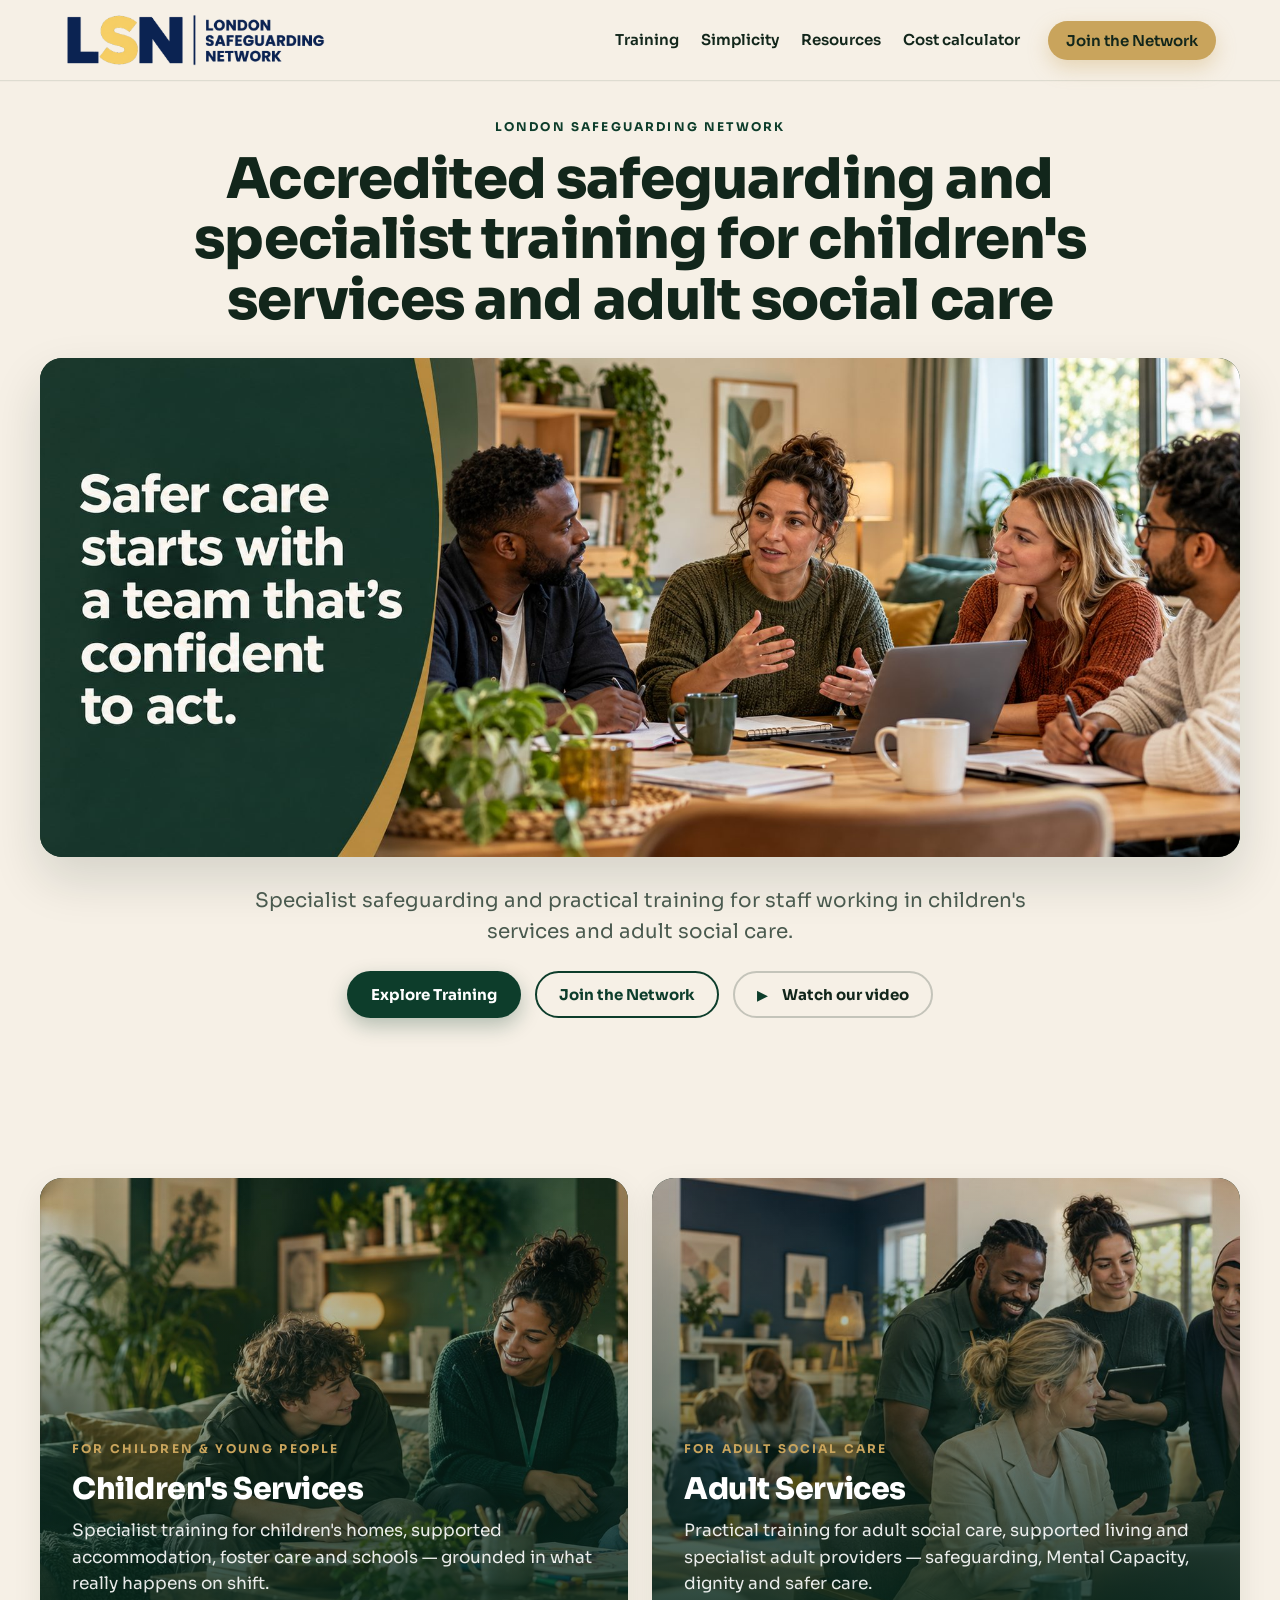
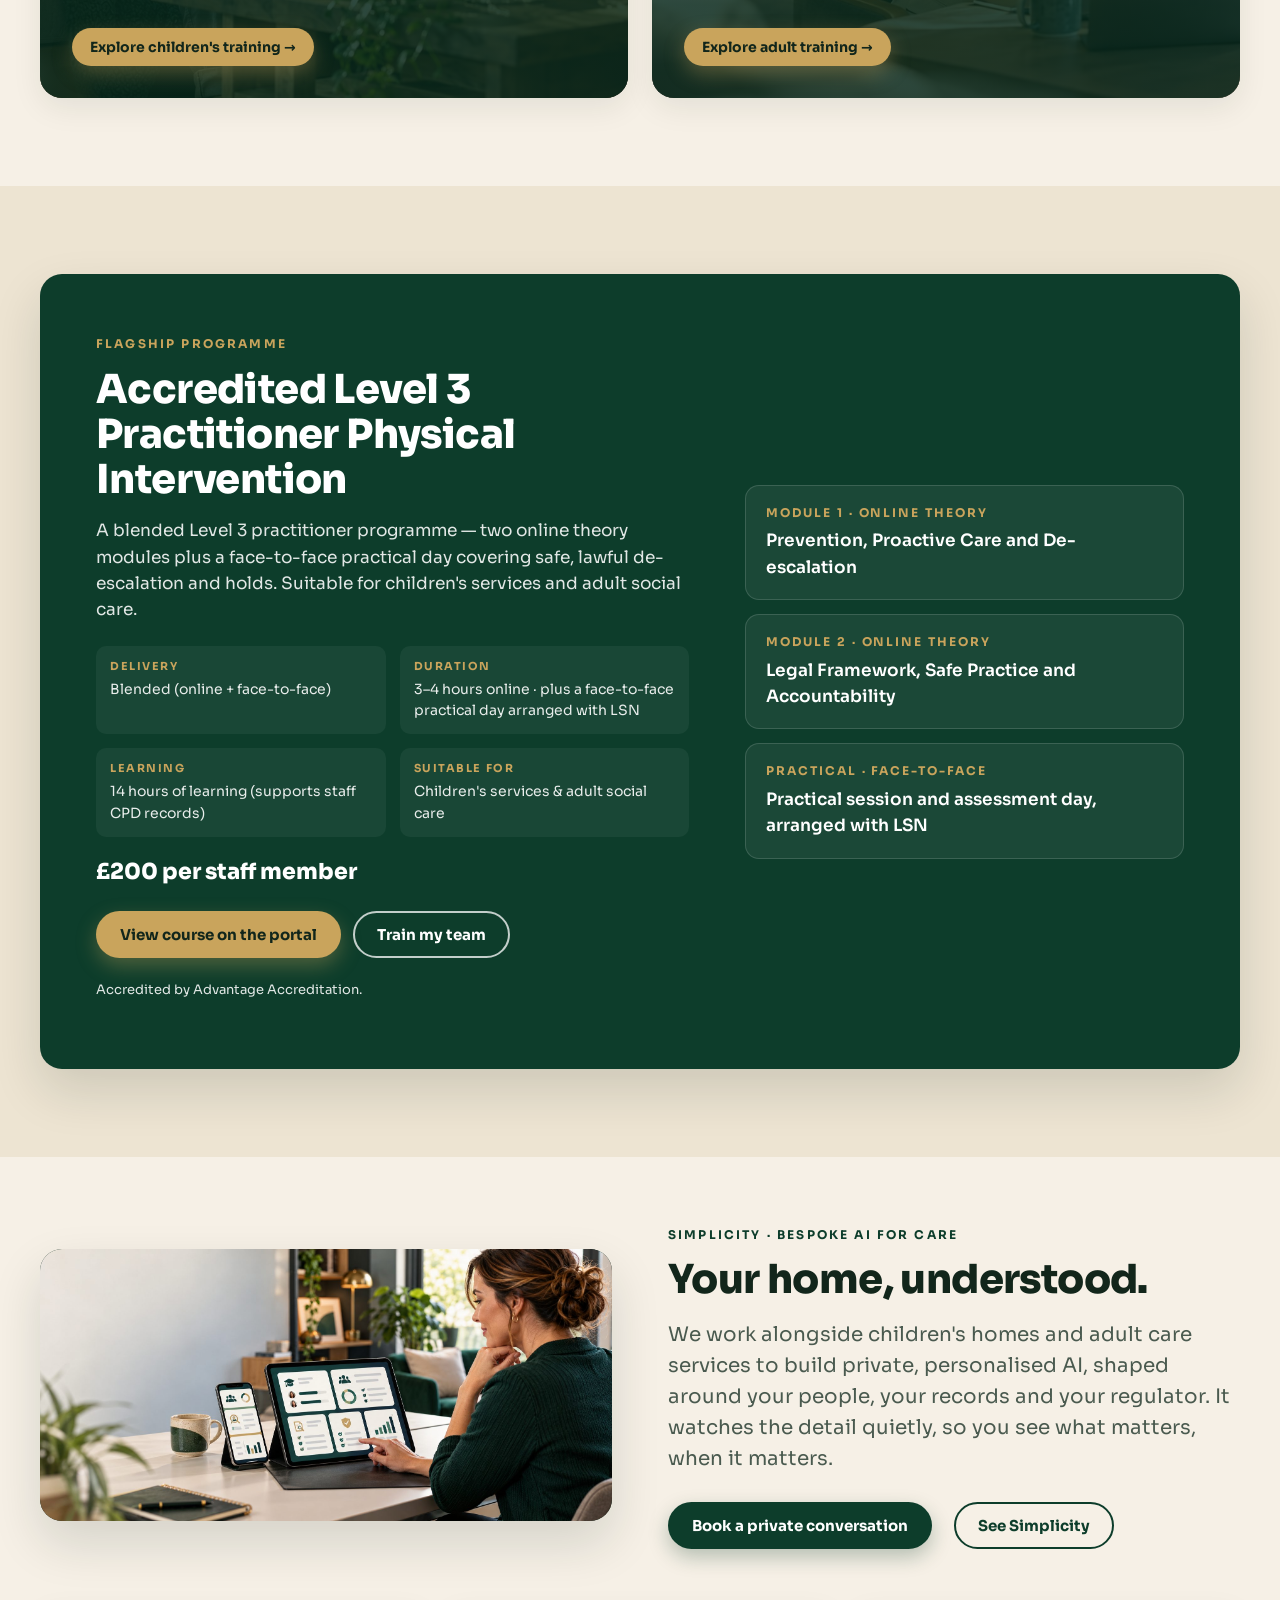
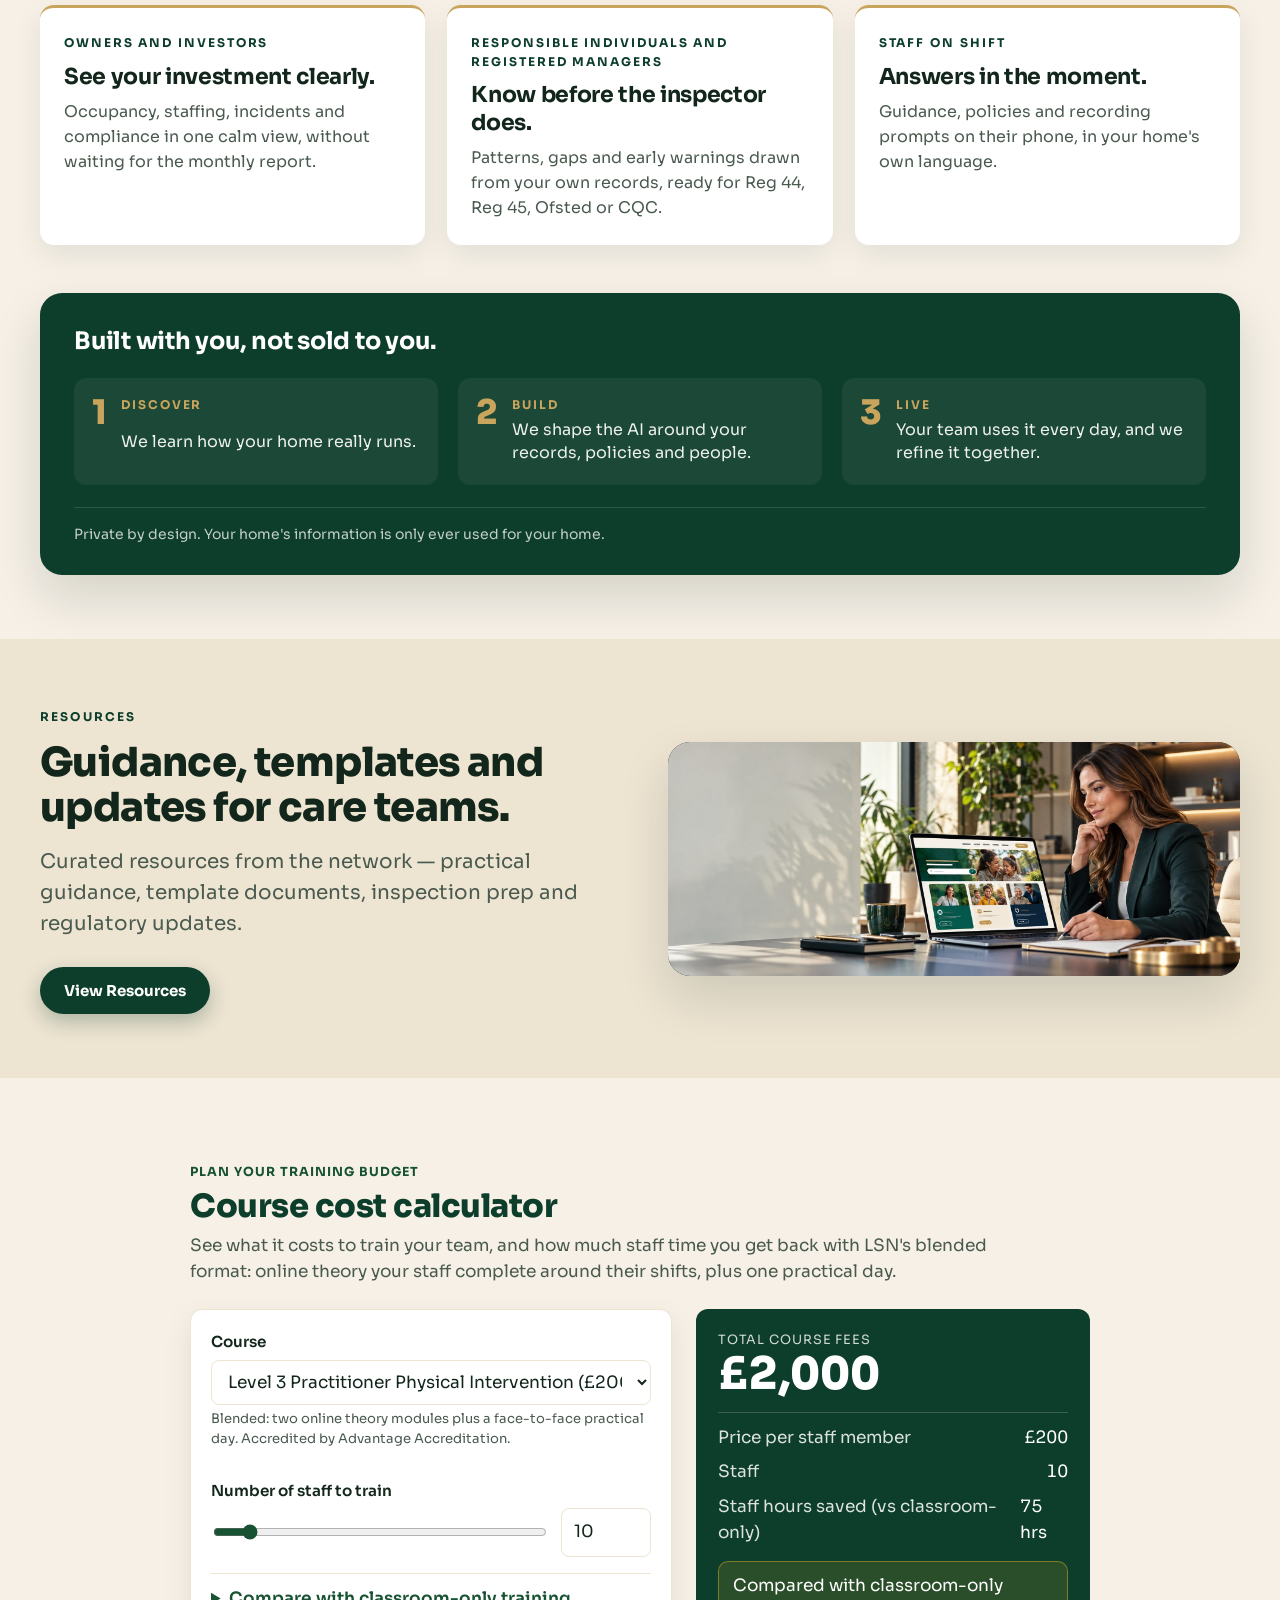
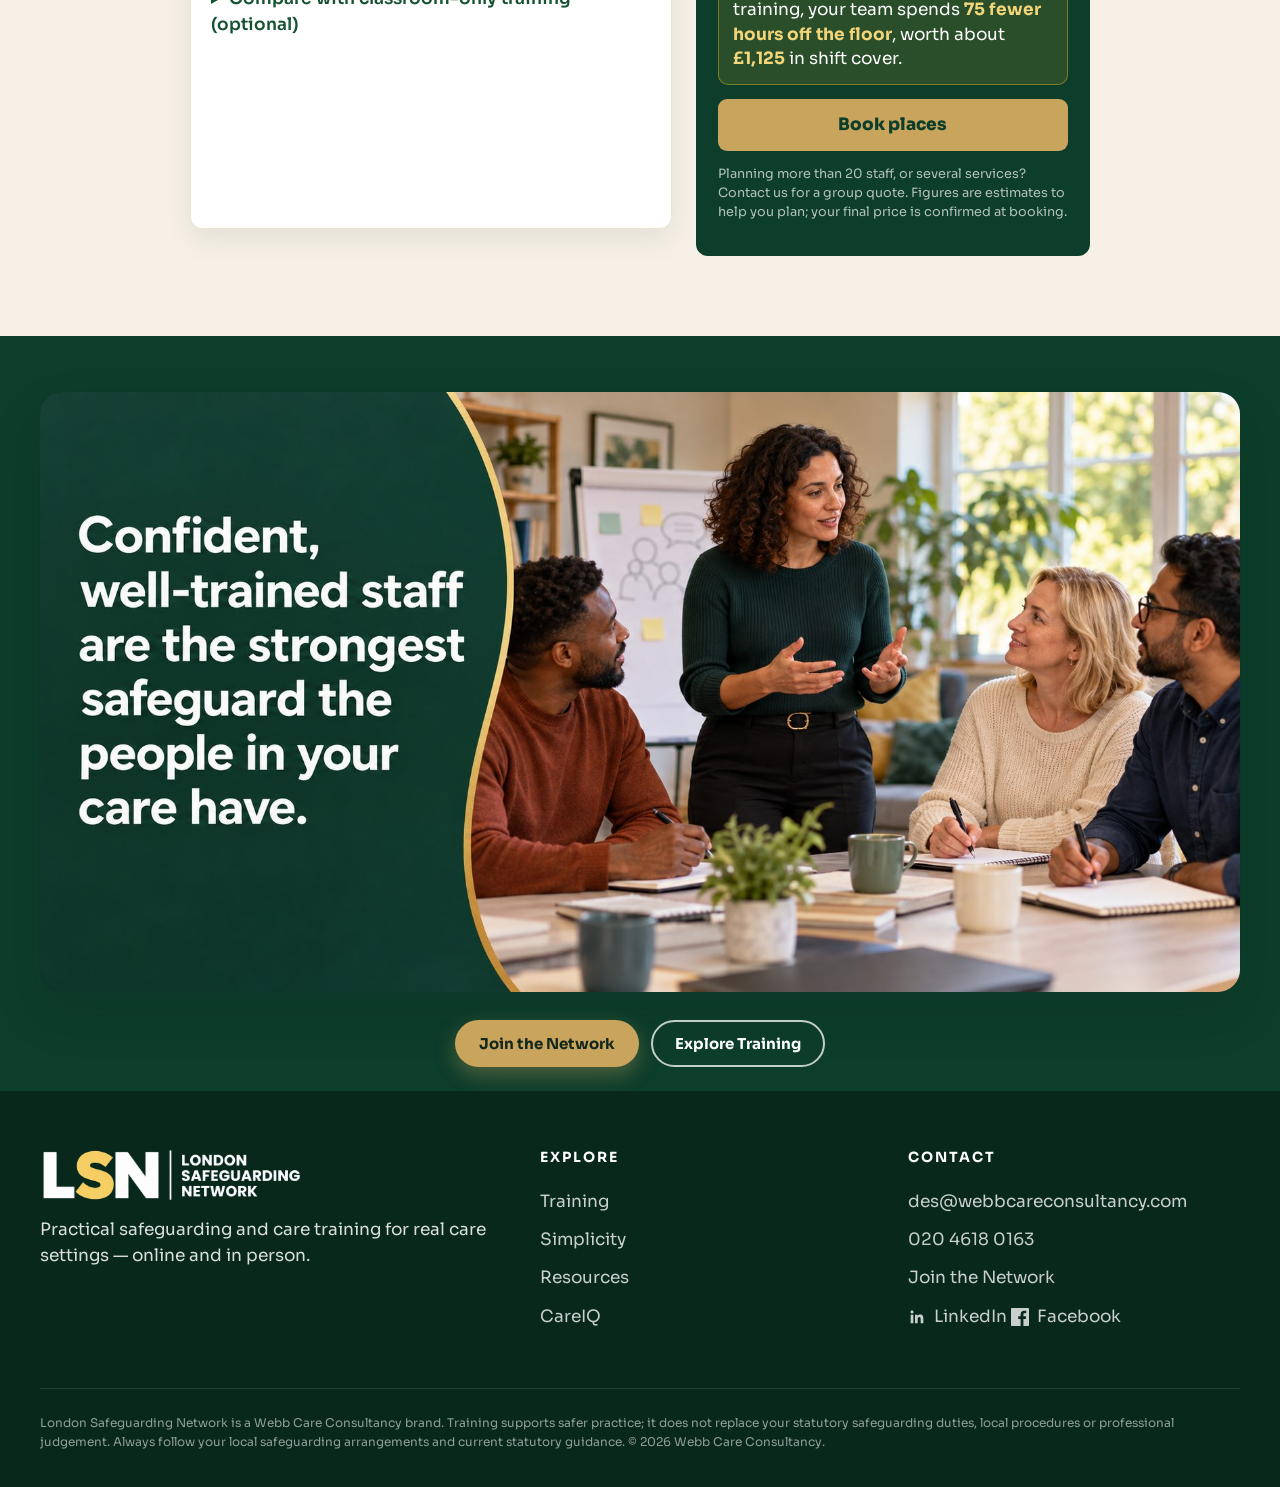
<file: index.html>
<!doctype html>
<html lang="en-GB">
<head>
<meta charset="utf-8">
<meta name="viewport" content="width=device-width, initial-scale=1">
<title>London Safeguarding Network — Accredited safeguarding &amp; specialist training</title>
<meta name="description" content="London Safeguarding Network delivers specialist safeguarding and care training — online and in person — for children's homes, adult social care, supported accommodation, foster carers and schools.">
<meta property="og:title" content="London Safeguarding Network — Accredited safeguarding &amp; specialist training">
<meta property="og:description" content="Accredited safeguarding and specialist training for children's services and adult social care. Level 3 Practitioner Physical Intervention now accredited by Advantage Accreditation.">
<meta property="og:type" content="website">
<meta property="og:image" content="/og-image.png">
<meta property="og:image:type" content="image/png">
<meta property="og:image:width" content="1200">
<meta property="og:image:height" content="630">
<meta property="og:image:alt" content="London Safeguarding Network — accredited safeguarding & specialist training">
<meta name="twitter:card" content="summary_large_image">
<meta name="twitter:title" content="London Safeguarding Network">
<meta name="twitter:description" content="Accredited safeguarding and specialist training for children's services and adult social care.">
<meta name="twitter:image" content="/og-image.png">
<meta name="twitter:image:alt" content="London Safeguarding Network — accredited safeguarding & specialist training">
<link rel="icon" type="image/png" sizes="32x32" href="/favicon-32.png">
<link rel="icon" type="image/png" sizes="16x16" href="/favicon-16.png">
<link rel="apple-touch-icon" sizes="180x180" href="/apple-touch-icon.png">
<link rel="preconnect" href="https://fonts.googleapis.com">
<link rel="preconnect" href="https://fonts.gstatic.com" crossorigin>
<link href="https://fonts.googleapis.com/css2?family=Sora:wght@400;500;600;700;800&display=swap" rel="stylesheet">
<link rel="stylesheet" href="/assets/redesign.css?v=20261005b">
<script>
  // Free-App banners are BUILT but HIDDEN until Des confirms both apps exist.
  // To reveal: document.documentElement.classList.add('apps-enabled')
  if (window.LSN_APPS_ENABLED === true) document.documentElement.classList.add('apps-enabled');
</script>
  <script
    id="retell-widget"
    data-on-hold-src="https://dashboard.retellai.com/retell-widget-v2.js"
    type="module"
    data-voice-public-key="public_key_ae3f97d05de8cc57a85cc"
    data-voice-agent-id="agent_5f487b5535e1d7dbed88e85038"
    data-title="London Safeguarding Network"
    data-bot-name="LSN Assistant"
    data-fab-text="Talk to our assistant"
    data-theme-color="#0d3d2b"
    data-component-color="#c9a45c"
  ></script>
</head>
<body>
<a class="skip" href="#main">Skip to content</a>

<header class="site-header" role="banner">
  <div class="header-inner">
    <a href="/" class="brand-link" aria-label="London Safeguarding Network home">
      <img src="/assets/img/lsn-logo-on-white.png" alt="London Safeguarding Network" width="263" height="56">
      <!-- brand-wordmark span removed: new logo lockup carries the wordmark baked-in -->
    </a>
    <nav class="site-nav" aria-label="Primary">
      <a href="#training">Training</a>
      <a href="#simplicity">Simplicity</a>
      <a href="#resources">Resources</a>
      <a href="#cost-calculator">Cost calculator</a>
      <a href="#join" class="btn btn-gold btn-sm">Join the Network</a>
    </nav>
  </div>
</header>

<main id="main">

  <!-- 1. HERO — visible eyebrow + H1 above the banner. Banner-5 has baked-in headline text; shown CONTAINED (never cropped), no overlay. -->
  <section class="hero" aria-labelledby="hero-h1">
    <div class="wrap">
      <div class="hero-head">
        <span class="eyebrow">London Safeguarding Network</span>
        <h1 id="hero-h1">Accredited safeguarding and specialist training for children's services and adult social care</h1>
      </div>
      <div class="hero-image">
        <img src="/assets/img/hero-safer-care.jpg"
             alt="Safer care starts with a team that's confident to act."
             fetchpriority="high" width="1920" height="799">
      </div>
      <div class="hero-copy">
        <p class="lead">Specialist safeguarding and practical training for staff working in children's services and adult social care.</p>
        <div class="hero-actions">
          <a class="btn btn-primary" href="#training">Explore Training</a>
          <a class="btn btn-outline" href="#join">Join the Network</a>
          <button type="button" class="btn btn-video" data-video-open aria-haspopup="dialog" aria-controls="video-modal">
            <span class="play-icon" aria-hidden="true">▶</span> Watch our video
          </button>
        </div>
      </div>
    </div>
  </section>

  <!-- 2. TWO EQUAL PANELS — Children's | Adult -->
  <section class="section" aria-labelledby="services-h2">
    <h2 id="services-h2" class="sr-only">Services</h2>
    <div class="panels">
      <article class="panel">
        <div class="panel-image">
          <img src="/assets/img/childrens-services.jpg" alt="Young people in a residential care setting." loading="lazy" width="1920" height="799">
        </div>
        <div class="panel-copy">
          <span class="eyebrow">For children &amp; young people</span>
          <h2>Children's Services</h2>
          <p>Specialist training for children's homes, supported accommodation, foster care and schools — grounded in what really happens on shift.</p>
          <a class="btn btn-gold btn-sm" href="/sectors/childrens-homes.html">Explore children's training →</a>
        </div>
      </article>
      <article class="panel">
        <div class="panel-image">
          <img src="/assets/img/adult-services.jpg" alt="A mixed care team including a wheelchair user." loading="lazy" width="1920" height="720">
        </div>
        <div class="panel-copy">
          <span class="eyebrow">For adult social care</span>
          <h2>Adult Services</h2>
          <p>Practical training for adult social care, supported living and specialist adult providers — safeguarding, Mental Capacity, dignity and safer care.</p>
          <a class="btn btn-gold btn-sm" href="/sectors/adult-social-care.html">Explore adult training →</a>
        </div>
      </article>
    </div>
  </section>

  <!-- 3. LEVEL 3 PRACTITIONER PHYSICAL INTERVENTION -->
  <section class="section section-paper2" id="training" aria-labelledby="pi-h2">
    <div class="pi-feature">
      <div>
        <span class="eyebrow">Flagship programme</span>
        <h2 id="pi-h2">Accredited Level 3 Practitioner Physical Intervention</h2>
        <p>A blended Level 3 practitioner programme — two online theory modules plus a face-to-face practical day covering safe, lawful de-escalation and holds. Suitable for children's services and adult social care.</p>
        <ul class="pi-meta">
          <li><strong>Delivery</strong>Blended (online + face-to-face)</li>
          <li><strong>Duration</strong>3–4 hours online · plus a face-to-face practical day arranged with LSN</li>
          <li><strong>Learning</strong>14 hours of learning (supports staff CPD records)</li>
          <li><strong>Suitable for</strong>Children's services &amp; adult social care</li>
        </ul>
        <div class="pi-price">£200 per staff member</div>
        <div class="pi-cta">
          <a class="btn btn-gold" href="https://portal.londonsafeguardingnetwork.com/catalogue/f345c2f3-7423-41e9-a253-a810c4ea9af0" target="_blank" rel="noopener">View course on the portal</a>
          <a class="btn btn-outline-light" href="#join">Train my team</a>
        </div>
        <p class="pi-accred">Accredited by Advantage Accreditation.</p>
      </div>
      <ul class="pi-modules" aria-label="Programme modules">
        <li>
          <span class="m-label">Module 1 · Online theory</span>
          <span class="m-title">Prevention, Proactive Care and De-escalation</span>
        </li>
        <li>
          <span class="m-label">Module 2 · Online theory</span>
          <span class="m-title">Legal Framework, Safe Practice and Accountability</span>
        </li>
        <li>
          <span class="m-label">Practical · Face-to-face</span>
          <span class="m-title">Practical session and assessment day, arranged with LSN</span>
        </li>
      </ul>
    </div>
  </section>

  <!-- 4. SIMPLICITY -->
  <section class="section feature-band" id="simplicity" aria-labelledby="simp-h2">
    <style>
      #simplicity .split-copy .lead{max-width:52ch}
      #simplicity .simp-cta{display:flex;gap:12px;flex-wrap:wrap;margin-top:22px}

      #simplicity .simp-inner{max-width:var(--wrap);margin:0 auto}

      #simplicity .simp-audience{
        display:grid;grid-template-columns:repeat(3,1fr);gap:22px;
        margin-top:56px;
      }
      #simplicity .simp-card{
        background:var(--white);border-radius:var(--radius);
        box-shadow:var(--shadow);padding:26px 24px 24px;
        border-top:3px solid var(--gold);
        display:flex;flex-direction:column;
      }
      #simplicity .simp-card-eyebrow{
        display:block;font-size:12px;font-weight:700;letter-spacing:.16em;
        text-transform:uppercase;color:var(--green);margin-bottom:10px;
      }
      #simplicity .simp-card h3{
        color:var(--ink);font-size:22px;line-height:1.25;margin:0 0 10px;
      }
      #simplicity .simp-card p{
        color:var(--ink-muted);margin:0;font-size:16px;line-height:1.55;
      }

      #simplicity .simp-steps{
        background:var(--green);color:var(--white);
        border-radius:var(--radius-lg);padding:34px 34px 30px;
        margin-top:48px;box-shadow:var(--shadow-lg);
      }
      #simplicity .simp-steps-title{
        color:var(--white);font-size:24px;margin:0 0 22px;letter-spacing:-.01em;
      }
      #simplicity .simp-steps-list{
        list-style:none;padding:0;margin:0;
        display:grid;grid-template-columns:repeat(3,1fr);gap:20px;
      }
      #simplicity .simp-steps-list li{
        background:rgba(255,255,255,.06);border-radius:12px;
        padding:18px 18px 20px;
        display:grid;grid-template-columns:auto 1fr;column-gap:14px;
        align-items:baseline;
      }
      #simplicity .simp-step-num{
        grid-row:1 / span 2;grid-column:1;
        font-family:var(--font);font-weight:800;font-size:34px;color:var(--gold);
        line-height:1;align-self:start;
      }
      #simplicity .simp-step-name{
        grid-row:1;grid-column:2;
        font-weight:700;font-size:12px;letter-spacing:.16em;
        text-transform:uppercase;color:var(--gold);
      }
      #simplicity .simp-step-body{
        grid-row:2;grid-column:2;
        color:rgba(255,255,255,.92);font-size:16px;line-height:1.45;margin-top:4px;
      }
      #simplicity .simp-trust{
        margin:22px 0 0;font-size:14px;color:rgba(255,255,255,.75);
        border-top:1px solid rgba(255,255,255,.14);padding-top:16px;
      }

      @media (max-width:900px){
        #simplicity .simp-audience{grid-template-columns:1fr}
        #simplicity .simp-steps-list{grid-template-columns:1fr}
        #simplicity .simp-steps{padding:26px 22px 24px}
      }
    </style>

    <div class="split">
      <div class="split-image">
        <img src="/assets/img/simplicity-tablet.jpg" alt="Simplicity Complex Care Management System dashboard on a tablet." loading="lazy" width="1821" height="864">
      </div>
      <div class="split-copy">
        <span class="eyebrow">Simplicity · Bespoke AI for care</span>
        <h2 id="simp-h2">Your home, understood.</h2>
        <p class="lead">We work alongside children's homes and adult care services to build private, personalised AI, shaped around your people, your records and your regulator. It watches the detail quietly, so you see what matters, when it matters.</p>
        <div class="simp-cta">
          <a class="btn btn-primary" href="#join">Book a private conversation</a>
          <a class="btn btn-outline" href="https://webbcareconsultancy.com/simplicity" target="_blank" rel="noopener" data-simplicity-link>See Simplicity</a>
        </div>
      </div>
    </div>

    <div class="simp-inner">
      <div class="simp-audience" aria-label="Who Simplicity is for">
        <article class="simp-card">
          <span class="simp-card-eyebrow">Owners and investors</span>
          <h3>See your investment clearly.</h3>
          <p>Occupancy, staffing, incidents and compliance in one calm view, without waiting for the monthly report.</p>
        </article>
        <article class="simp-card">
          <span class="simp-card-eyebrow">Responsible Individuals and Registered Managers</span>
          <h3>Know before the inspector does.</h3>
          <p>Patterns, gaps and early warnings drawn from your own records, ready for Reg 44, Reg 45, Ofsted or CQC.</p>
        </article>
        <article class="simp-card">
          <span class="simp-card-eyebrow">Staff on shift</span>
          <h3>Answers in the moment.</h3>
          <p>Guidance, policies and recording prompts on their phone, in your home's own language.</p>
        </article>
      </div>

      <div class="simp-steps" aria-label="How Simplicity is built">
        <h3 class="simp-steps-title">Built with you, not sold to you.</h3>
        <ol class="simp-steps-list">
          <li>
            <span class="simp-step-num">1</span>
            <span class="simp-step-name">Discover</span>
            <span class="simp-step-body">We learn how your home really runs.</span>
          </li>
          <li>
            <span class="simp-step-num">2</span>
            <span class="simp-step-name">Build</span>
            <span class="simp-step-body">We shape the AI around your records, policies and people.</span>
          </li>
          <li>
            <span class="simp-step-num">3</span>
            <span class="simp-step-name">Live</span>
            <span class="simp-step-body">Your team uses it every day, and we refine it together.</span>
          </li>
        </ol>
        <p class="simp-trust">Private by design. Your home's information is only ever used for your home.</p>
      </div>
    </div>
  </section>

  <!-- 5. FREE APP BANNERS — BUILT BUT HIDDEN behind LSN_APPS_ENABLED flag -->
  <section class="section app-band" id="free-apps" aria-labelledby="apps-h2">
    <h2 id="apps-h2" class="sr-only">Free tools for care providers</h2>
    <div class="app-band-inner">
      <article class="app-card" aria-label="Free Training Matrix App">
        <img src="/assets/img/app-training-matrix.jpg" alt="Free Training Matrix App — track your team's training in one place." loading="lazy" width="1916" height="821">
      </article>
      <article class="app-card" aria-label="Free Post-Training Competency Checker">
        <img src="/assets/img/app-competency-checker.jpg" alt="Free Post-Training Competency Checker — quick post-training checks for care providers." loading="lazy" width="1920" height="799">
      </article>
    </div>
  </section>

  <!-- 6. RESOURCES -->
  <section class="section section-paper2 feature-band" id="resources" aria-labelledby="res-h2">
    <div class="split reverse">
      <div class="split-image">
        <img src="/assets/img/resources-laptop.jpg" alt="Resources and guidance on a laptop." loading="lazy" width="1920" height="787">
      </div>
      <div class="split-copy">
        <span class="eyebrow">Resources</span>
        <h2 id="res-h2">Guidance, templates and updates for care teams.</h2>
        <p class="lead">Curated resources from the network — practical guidance, template documents, inspection prep and regulatory updates.</p>
        <a class="btn btn-primary" href="#join">View Resources</a>
      </div>
    </div>
  </section>

  <!-- Course cost calculator — self-contained; colour vars mapped to site brand tokens. -->
  <section class="lsn-calc" id="cost-calculator" aria-labelledby="lsn-calc-title">
    <style>
      .lsn-calc{
        --calc-green:var(--green); --calc-green-2:var(--green-2); --calc-gold:var(--gold);
        --calc-cream:var(--paper); --calc-ink:var(--ink); --calc-muted:var(--ink-muted); --calc-line:var(--paper-2);
        font-family: inherit; color:var(--calc-ink); background:var(--calc-cream);
        border-radius:14px; padding:clamp(20px,4vw,40px); max-width:980px; margin:40px auto;
      }
      .lsn-calc *{box-sizing:border-box}
      .lsn-calc .eyebrow{text-transform:uppercase;letter-spacing:.08em;font-size:.78rem;font-weight:700;color:var(--calc-green-2);margin:0 0 6px}
      .lsn-calc h2{margin:0 0 8px;font-size:clamp(1.5rem,3vw,2rem);color:var(--calc-green);text-wrap:balance}
      .lsn-calc .intro{margin:0 0 24px;color:var(--calc-muted);max-width:62ch;line-height:1.55}
      .lsn-calc .grid{display:grid;grid-template-columns:1.1fr .9fr;gap:24px}
      @media (max-width:760px){.lsn-calc .grid{grid-template-columns:1fr}}
      .lsn-calc .panel{background:#fff;border:1px solid var(--calc-line);border-radius:12px;padding:20px;display:flex;flex-direction:column;gap:16px;align-self:start}
      .lsn-calc label{display:block;font-weight:600;font-size:.95rem;margin-bottom:6px}
      .lsn-calc .hint{font-size:.82rem;color:var(--calc-muted);margin-top:4px}
      .lsn-calc select,.lsn-calc input[type=number]{width:100%;padding:10px 12px;border:1px solid var(--calc-line);border-radius:8px;font:inherit;background:#fff;color:var(--calc-ink)}
      .lsn-calc select:focus,.lsn-calc input:focus{outline:3px solid rgba(201,162,39,.45);outline-offset:1px;border-color:var(--calc-gold)}
      .lsn-calc .staff-row{display:flex;gap:12px;align-items:center}
      .lsn-calc input[type=range]{flex:1;accent-color:var(--calc-green-2)}
      .lsn-calc .staff-row input[type=number]{width:90px}
      .lsn-calc details{border-top:1px solid var(--calc-line);padding-top:12px}
      .lsn-calc summary{cursor:pointer;font-weight:600;color:var(--calc-green-2)}
      .lsn-calc .two{display:grid;grid-template-columns:1fr 1fr;gap:12px;margin-top:12px}
      @media (max-width:420px){.lsn-calc .two{grid-template-columns:1fr}}
      .lsn-calc .result{background:var(--calc-green);color:#fff;border-radius:12px;padding:22px;display:flex;flex-direction:column;gap:14px}
      .lsn-calc .result p{color:rgba(255,255,255,.85)}
      .lsn-calc .result .label{font-size:.8rem;text-transform:uppercase;letter-spacing:.07em;opacity:.8}
      .lsn-calc .big{font-size:clamp(2rem,5vw,2.8rem);font-weight:800;line-height:1.05;font-variant-numeric:tabular-nums}
      .lsn-calc .rows{display:flex;flex-direction:column;gap:8px;border-top:1px solid rgba(255,255,255,.18);padding-top:12px}
      .lsn-calc .row{display:flex;justify-content:space-between;gap:12px;font-variant-numeric:tabular-nums}
      .lsn-calc .row span:first-child{opacity:.85}
      .lsn-calc .saving{background:rgba(201,162,39,.16);border:1px solid rgba(201,162,39,.55);border-radius:10px;padding:12px 14px;line-height:1.45}
      .lsn-calc .saving strong{color:#F3D67A}
      .lsn-calc .cta{display:inline-block;text-align:center;background:var(--calc-gold);color:var(--calc-green);font-weight:800;text-decoration:none;padding:13px 18px;border-radius:9px}
      .lsn-calc .cta:hover{filter:brightness(1.05)}
      .lsn-calc .cta:focus-visible{outline:3px solid #fff;outline-offset:2px}
      .lsn-calc .small{font-size:.8rem;opacity:.8;line-height:1.45}
    </style>

    <p class="eyebrow">Plan your training budget</p>
    <h2 id="lsn-calc-title">Course cost calculator</h2>
    <p class="intro">See what it costs to train your team, and how much staff time you get back with LSN's blended format: online theory your staff complete around their shifts, plus one practical day.</p>

    <div class="grid">
      <form class="panel" id="lsn-calc-form" novalidate>
        <div>
          <label for="lsn-calc-course">Course</label>
          <select id="lsn-calc-course"></select>
          <p class="hint" id="lsn-calc-course-hint"></p>
        </div>

        <div>
          <label for="lsn-calc-staff-num">Number of staff to train</label>
          <div class="staff-row">
            <input type="range" id="lsn-calc-staff-range" min="1" max="100" value="10" aria-label="Number of staff (slider)">
            <input type="number" id="lsn-calc-staff-num" min="1" max="500" value="10" inputmode="numeric">
          </div>
        </div>

        <details>
          <summary>Compare with classroom-only training (optional)</summary>
          <p class="hint">Typical figures are filled in. Change them to match your service.</p>
          <div class="two">
            <div>
              <label for="lsn-calc-rate">Cover cost per hour (£)</label>
              <input type="number" id="lsn-calc-rate" min="0" step="0.5" value="15">
              <p class="hint">What you pay to cover a shift hour.</p>
            </div>
            <div>
              <label for="lsn-calc-classroom-hours">Hours off the floor: classroom-only</label>
              <input type="number" id="lsn-calc-classroom-hours" min="0" step="0.5" value="15">
              <p class="hint">E.g. two full training days.</p>
            </div>
            <div>
              <label for="lsn-calc-lsn-hours">Hours off the floor: LSN blended</label>
              <input type="number" id="lsn-calc-lsn-hours" min="0" step="0.5" value="7.5">
              <p class="hint">The practical day. Online theory fits around shifts.</p>
            </div>
          </div>
        </details>
      </form>

      <div class="result" aria-live="polite">
        <div>
          <div class="label">Total course fees</div>
          <div class="big" id="lsn-calc-total">£0</div>
        </div>
        <div class="rows">
          <div class="row"><span>Price per staff member</span><span id="lsn-calc-each">£0</span></div>
          <div class="row"><span>Staff</span><span id="lsn-calc-count">0</span></div>
          <div class="row"><span>Staff hours saved (vs classroom-only)</span><span id="lsn-calc-hours">0</span></div>
        </div>
        <div class="saving" id="lsn-calc-saving"></div>
        <a class="cta" id="lsn-calc-cta" href="https://portal.londonsafeguardingnetwork.com/course-catalogue">Book places</a>
        <p class="small">Planning more than 20 staff, or several services? Contact us for a group quote. Figures are estimates to help you plan; your final price is confirmed at booking.</p>
      </div>
    </div>

    <script>
    (function(){
      var root = document.getElementById('cost-calculator'); if(!root) return;
      var PI_URL = "https://portal.londonsafeguardingnetwork.com/catalogue/f345c2f3-7423-41e9-a253-a810c4ea9af0";
      var CAT_URL = "https://portal.londonsafeguardingnetwork.com/course-catalogue";
      var CATALOGUE = [
        ["Physical Intervention", [
          ["Level 3 Practitioner Physical Intervention", 200, "Blended: two online theory modules plus a face-to-face practical day. Accredited by Advantage Accreditation.", PI_URL]
        ]],
        ["Health & Safety", [
          ["Safe Handling and Therapeutic Administration of Medication in Health and Social Care Settings"],
          ["Emergency First Aid Through a Trauma-Informed Lens"],
          ["Fire Marshal Responsibilities in Sensitive Care Settings"],
          ["First Aid for Children: Trauma-Informed Emergency Response"],
          ["Emergency First Aid at Work (Theory)"]
        ]],
        ["Child protection", [
          ["Safeguarding Children (Pt. 1): Trauma-Informed and Therapeutic Practice"],
          ["Safeguarding Children (Pt. 2): Trauma-Informed and Therapeutic Practice"],
          ["Child Criminal Exploitation: Identifying and Responding"],
          ["Child Safeguarding: Advanced Professional Practice (2026)"],
          ["Missing Children in Residential Care: Policy, Practice, and Prevention"],
          ["Child Sexual Exploitation: Identifying and Responding"]
        ]],
        ["Safeguarding", [
          ["Safeguarding: The Foundations"],
          ["Adult Safeguarding: Trauma-Informed and Therapeutic Approach"],
          ["Ensuring Safety and Compliance in Children's Homes"],
          ["Whistleblowing: Speaking Up for Safety in Care Settings"],
          ["Emotional Safety in Safeguarding Children: A Practical Guide"],
          ["Anti-Bullying: Roles, Policies, and Strategies"],
          ["Safer Recruitment in Children's Homes: Best Practices"]
        ]],
        ["Care practice", [
          ["Professional Curiosity: The Key to Preventing Restraint"],
          ["PBS: Therapeutic Approaches to Challenging Behaviour"]
        ]],
        ["Trauma-informed", [
          ["Therapeutic Parenting Practices"],
          ["ACEs: Understanding and Addressing Childhood Trauma"]
        ]],
        ["Compliance", [
          ["Equality Act 2010: Practical Guidance for UK Social Care Settings"],
          ["Compliance Bundle"]
        ]],
        ["Leadership", [
          ["Safe Service Handbook: Managing Safety and Communication"],
          ["Mastering Ofsted Quality Standards: Application and Practice"],
          ["Running Compliant and Sustainable Children's Homes: A Practical Guide"],
          ["Support Worker Leadership: Best Practice in UK Residential Care"]
        ]],
        ["Specialist", [
          ["Introduction to Learning Disabilities"]
        ]]
      ];
      var $ = function(id){ return document.getElementById(id); };
      var sel=$('lsn-calc-course'), range=$('lsn-calc-staff-range'), num=$('lsn-calc-staff-num'),
          rate=$('lsn-calc-rate'), ch=$('lsn-calc-classroom-hours'), lh=$('lsn-calc-lsn-hours');
      var gbp = new Intl.NumberFormat('en-GB',{style:'currency',currency:'GBP',maximumFractionDigits:0});
      var hrs = new Intl.NumberFormat('en-GB',{maximumFractionDigits:1});
      var courses = [];

      function parsePrice(p){
        if (typeof p === 'number') return p;
        if (!p) return null;
        var m = String(p).replace(/,/g,'').match(/£\s*(\d+(?:\.\d+)?)/);
        return m ? parseFloat(m[1]) : null;
      }
      function build(){
        courses = []; sel.innerHTML = '';
        CATALOGUE.forEach(function(group){
          var og = document.createElement('optgroup'); og.label = group[0];
          group[1].forEach(function(c){
            var course = { title:c[0], price:(c[1]==null?null:c[1]), note:c[2]||'', url:c[3]||null };
            var o = document.createElement('option'); o.value = courses.length;
            o.textContent = course.title + (course.price ? ' (' + gbp.format(course.price) + ' per staff member)' : ' (coming soon)');
            og.appendChild(o); courses.push(course);
          });
          sel.appendChild(og);
        });
        calc();
      }
      function clampStaff(v){ v = Math.round(Number(v)||1); return Math.max(1, Math.min(500, v)); }
      function calc(){
        var c = courses[Number(sel.value)||0];
        var n = clampStaff(num.value);
        var priced = !!c.price;
        var saved = Math.max(0,(Number(ch.value)||0)-(Number(lh.value)||0)) * n;
        var coverSaved = saved * (Number(rate.value)||0);
        $('lsn-calc-total').textContent = priced ? gbp.format(c.price * n) : 'Price on request';
        $('lsn-calc-each').textContent = priced ? gbp.format(c.price) : 'Coming soon';
        $('lsn-calc-count').textContent = n;
        $('lsn-calc-hours').textContent = hrs.format(saved) + ' hrs';
        $('lsn-calc-course-hint').textContent = c.note || (priced ? '' : 'This course is coming soon. Register your interest and we will send you pricing as soon as it opens.');
        $('lsn-calc-saving').innerHTML = saved > 0
          ? 'Compared with classroom-only training, your team spends <strong>' + hrs.format(saved) + ' fewer hours off the floor</strong>, worth about <strong>' + gbp.format(coverSaved) + '</strong> in shift cover.'
          : 'Adjust the comparison figures to see the staff time you save.';
        var cta = $('lsn-calc-cta');
        cta.textContent = priced ? 'Book places' : 'View course catalogue';
        cta.href = c.url || CAT_URL;
      }
      range.addEventListener('input', function(){ num.value = range.value; calc(); });
      num.addEventListener('input', function(){ var v=clampStaff(num.value); range.value=Math.min(100,v); calc(); });
      [sel,rate,ch,lh].forEach(function(el){ el.addEventListener('input', calc); el.addEventListener('change', calc); });
      $('lsn-calc-form').addEventListener('submit', function(e){ e.preventDefault(); });
      build();

      try {
        fetch('/assets/courses.json',{cache:'no-cache'}).then(function(r){ return r.ok ? r.json() : null; }).then(function(data){
          if (!data) return;
          var arr = Array.isArray(data) ? data : (data.courses || []);
          var changed = false;
          arr.forEach(function(j){
            var price = parsePrice(j.price); if (!price) return;
            CATALOGUE.forEach(function(g){ g[1].forEach(function(c){
              if (c[0].toLowerCase() === String(j.title||'').toLowerCase() && c[1] !== price){ c[1] = price; changed = true; }
            }); });
          });
          if (changed){ var keep = sel.value; build(); sel.value = keep; calc(); }
        }).catch(function(){});
      } catch(e){}
    })();
    </script>
  </section>

  <!-- 7. CLOSING — banner-8 has baked-in headline. Contained. No overlay. -->
  <section class="closing" id="join" aria-labelledby="closing-h2">
    <div class="closing-inner">
      <h2 id="closing-h2" class="sr-only">Confident, well-trained staff are the strongest safeguard.</h2>
      <div class="closing-image">
        <img src="/assets/img/closing-confident.jpg"
             alt="Confident, well-trained staff are the strongest safeguard."
             loading="lazy" width="1774" height="887">
      </div>
      <div class="closing-cta">
        <a class="btn btn-gold" href="mailto:des@webbcareconsultancy.com?subject=Join%20the%20London%20Safeguarding%20Network">Join the Network</a>
        <a class="btn btn-outline-light" href="#training">Explore Training</a>
      </div>
    </div>
  </section>

</main>

<footer class="site-footer" role="contentinfo">
  <div class="wrap">
    <div>
      <img class="footer-logo" src="/assets/img/lsn-logo-transparent.png" alt="London Safeguarding Network" width="263" height="56">
      <p>Practical safeguarding and care training for real care settings — online and in person.</p>
    </div>
    <div>
      <h4>Explore</h4>
      <a href="#training">Training</a>
      <a href="#simplicity">Simplicity</a>
      <a href="#resources">Resources</a>
      <a href="/careiq.html">CareIQ</a>
    </div>
    <div>
      <h4>Contact</h4>
      <a href="mailto:des@webbcareconsultancy.com">des@webbcareconsultancy.com</a>
      <a href="tel:02046180163">020 4618 0163</a>
      <a href="#join">Join the Network</a>
      <a href="https://www.linkedin.com/company/146690906/" target="_blank" rel="noopener" aria-label="LSN on LinkedIn" style="display:inline-flex;align-items:center;gap:8px">
        <svg aria-hidden="true" width="18" height="18" viewBox="0 0 24 24" fill="currentColor" style="flex:0 0 auto"><path d="M20.447 20.452h-3.554v-5.569c0-1.328-.027-3.037-1.852-3.037-1.853 0-2.136 1.445-2.136 2.939v5.667H9.351V9h3.414v1.561h.046c.477-.9 1.637-1.85 3.37-1.85 3.601 0 4.267 2.37 4.267 5.455v6.286zM5.337 7.433c-1.144 0-2.063-.926-2.063-2.065 0-1.138.92-2.063 2.063-2.063 1.14 0 2.064.925 2.064 2.063 0 1.139-.925 2.065-2.064 2.065zm1.782 13.019H3.555V9h3.564v11.452z"/></svg>
        <span>LinkedIn</span>
      </a>
      <a href="https://www.facebook.com/profile.php?id=61595002775656" target="_blank" rel="noopener" aria-label="LSN on Facebook" style="display:inline-flex;align-items:center;gap:8px">
        <svg aria-hidden="true" width="18" height="18" viewBox="0 0 24 24" fill="currentColor" style="flex:0 0 auto"><path d="M22.675 0H1.325C.593 0 0 .593 0 1.325v21.351C0 23.407.593 24 1.325 24H12.82v-9.294H9.692v-3.622h3.128V8.413c0-3.1 1.893-4.788 4.659-4.788 1.325 0 2.463.099 2.795.143v3.24l-1.918.001c-1.504 0-1.795.715-1.795 1.763v2.313h3.587l-.467 3.622h-3.12V24h6.116c.73 0 1.323-.593 1.323-1.325V1.325C24 .593 23.407 0 22.675 0z"/></svg>
        <span>Facebook</span>
      </a>
    </div>
    <div class="disc">
      London Safeguarding Network is a Webb Care Consultancy brand. Training supports safer practice; it does not replace your statutory safeguarding duties, local procedures or professional judgement. Always follow your local safeguarding arrangements and current statutory guidance. © 2026 Webb Care Consultancy.
    </div>
  </div>
</footer>

<!-- Video lightbox (Watch our video) -->
<style>
  .btn-video{
    background:transparent;color:var(--ink);
    border-color:rgba(18,38,27,.22);box-shadow:none;
  }
  .btn-video:hover{
    background:transparent;color:var(--green);
    border-color:var(--green);transform:none;
  }
  .btn-video .play-icon{color:var(--green);margin-right:6px;font-size:.95em}

  #video-modal[hidden]{display:none !important}
  #video-modal{
    position:fixed;inset:0;z-index:9999;
    display:flex;align-items:center;justify-content:center;
    padding:24px;
  }
  #video-modal .video-modal-bg{
    position:absolute;inset:0;background:rgba(6,20,14,.86);
    -webkit-backdrop-filter:blur(4px);backdrop-filter:blur(4px);
  }
  #video-modal .video-modal-frame{
    position:relative;width:min(1120px,100%);
    aspect-ratio:16/9;max-height:calc(100vh - 48px);
    background:#000;border-radius:14px;overflow:hidden;
    box-shadow:0 30px 80px rgba(0,0,0,.5);
  }
  #video-modal .video-modal-frame video{
    width:100%;height:100%;display:block;background:#000;
  }
  #video-modal .video-modal-close{
    position:absolute;top:-14px;right:-14px;
    width:44px;height:44px;border-radius:50%;
    background:#fff;color:var(--ink);border:0;
    font-size:26px;line-height:1;cursor:pointer;
    display:flex;align-items:center;justify-content:center;
    box-shadow:0 10px 30px rgba(0,0,0,.4);z-index:2;
  }
  #video-modal .video-modal-close:hover{background:var(--gold);color:var(--ink)}
  #video-modal .video-modal-close:focus-visible{outline:3px solid var(--gold);outline-offset:2px}
  @media (max-width:640px){
    #video-modal{padding:12px}
    #video-modal .video-modal-close{top:10px;right:10px}
  }
  body.video-open{overflow:hidden}
</style>

<div id="video-modal" role="dialog" aria-modal="true" aria-labelledby="video-modal-title" hidden>
  <div class="video-modal-bg" data-video-close aria-hidden="true"></div>
  <div class="video-modal-frame">
    <button type="button" class="video-modal-close" aria-label="Close video" data-video-close>&times;</button>
    <h2 id="video-modal-title" class="sr-only">Watch our video</h2>
    <video id="video-modal-player"
           controls playsinline preload="none"
           src="https://portal.londonsafeguardingnetwork.com/videos/pi-promo-1080p.mp4"
           poster="https://portal.londonsafeguardingnetwork.com/videos/pi-promo-poster.jpg"></video>
  </div>
</div>

<script>
  (function(){
    var modal = document.getElementById('video-modal');
    if(!modal) return;
    var player = document.getElementById('video-modal-player');
    var closeBtn = modal.querySelector('.video-modal-close');
    var lastFocus = null;

    function open(){
      lastFocus = document.activeElement;
      modal.hidden = false;
      document.body.classList.add('video-open');
      setTimeout(function(){ if(closeBtn) closeBtn.focus(); }, 20);
    }
    function close(){
      modal.hidden = true;
      document.body.classList.remove('video-open');
      try { player.pause(); } catch(e){}
      try { player.currentTime = 0; } catch(e){}
      if(lastFocus && typeof lastFocus.focus === 'function') lastFocus.focus();
    }

    document.querySelectorAll('[data-video-open]').forEach(function(b){
      b.addEventListener('click', function(e){ e.preventDefault(); open(); });
    });
    modal.querySelectorAll('[data-video-close]').forEach(function(b){
      b.addEventListener('click', function(e){ e.preventDefault(); close(); });
    });
    document.addEventListener('keydown', function(e){
      if(!modal.hidden && (e.key === 'Escape' || e.key === 'Esc')) close();
    });
  })();
</script>

</body>
</html>
</file>
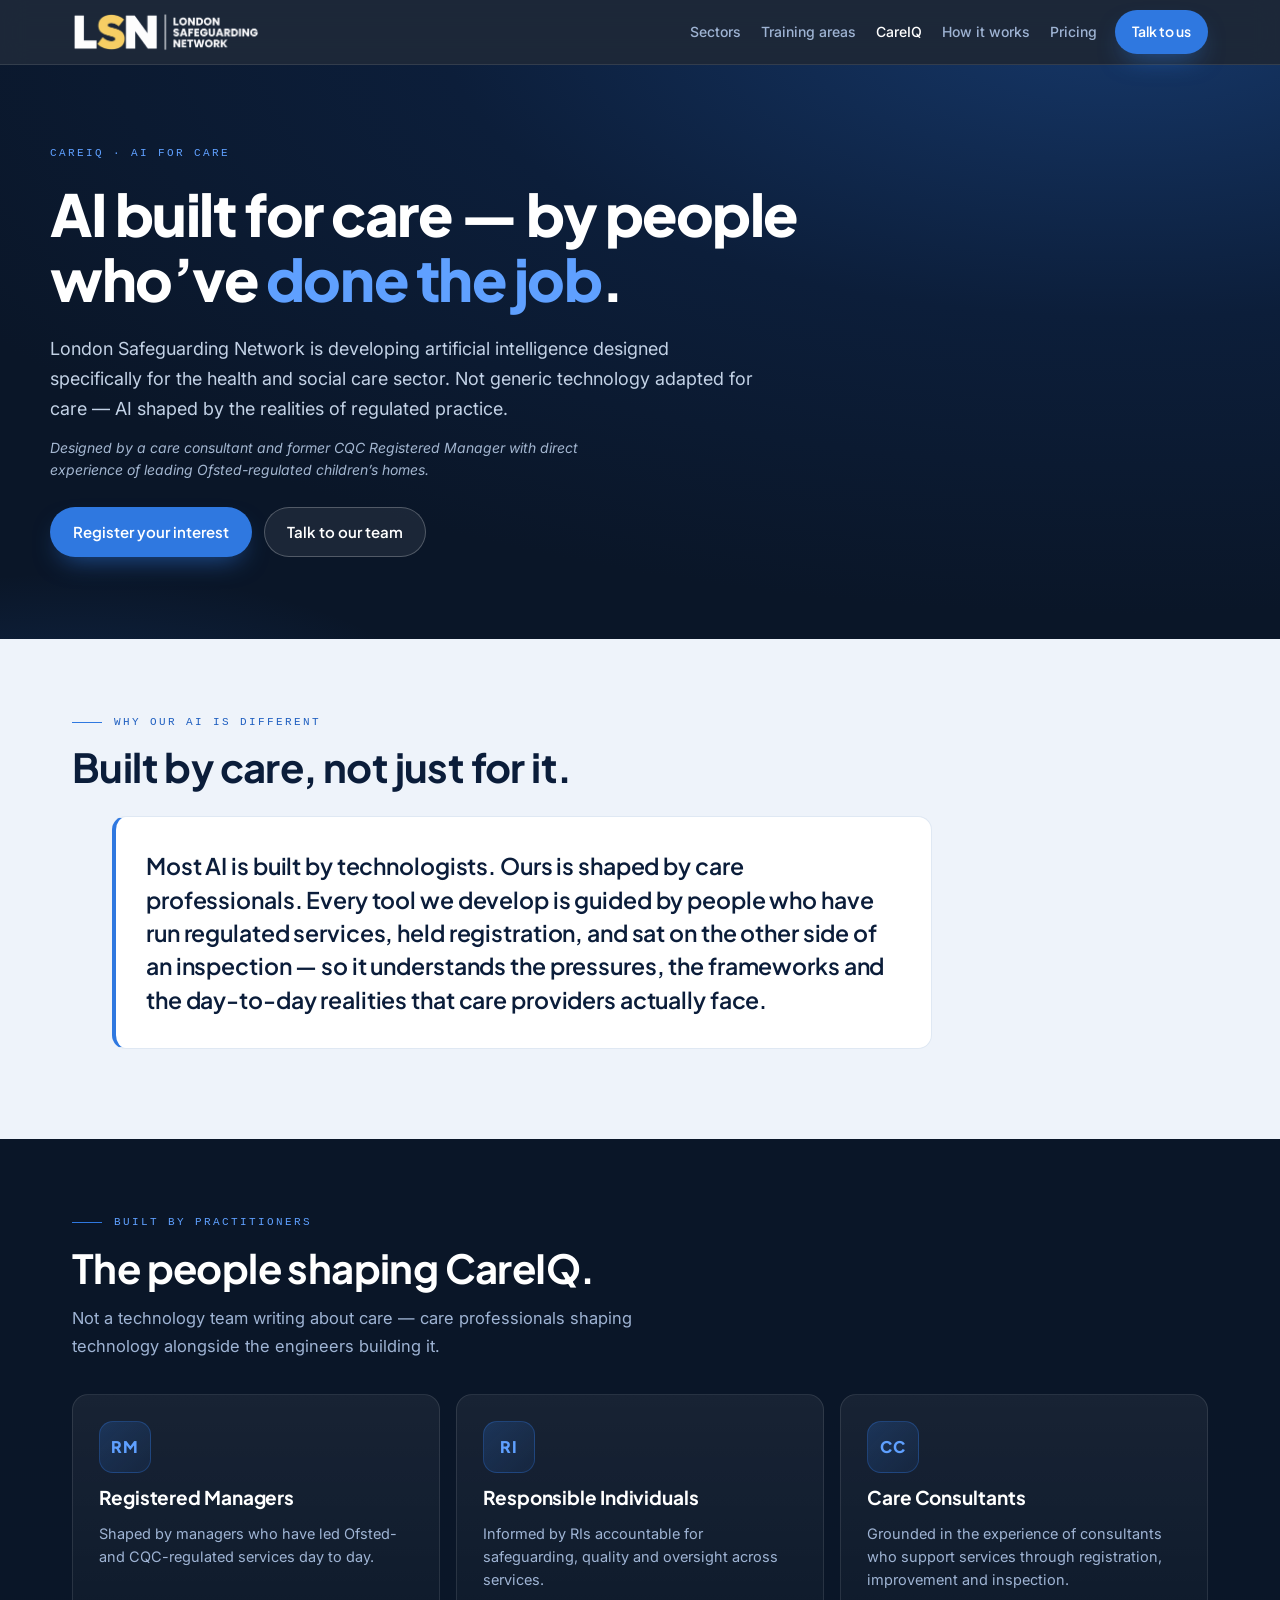
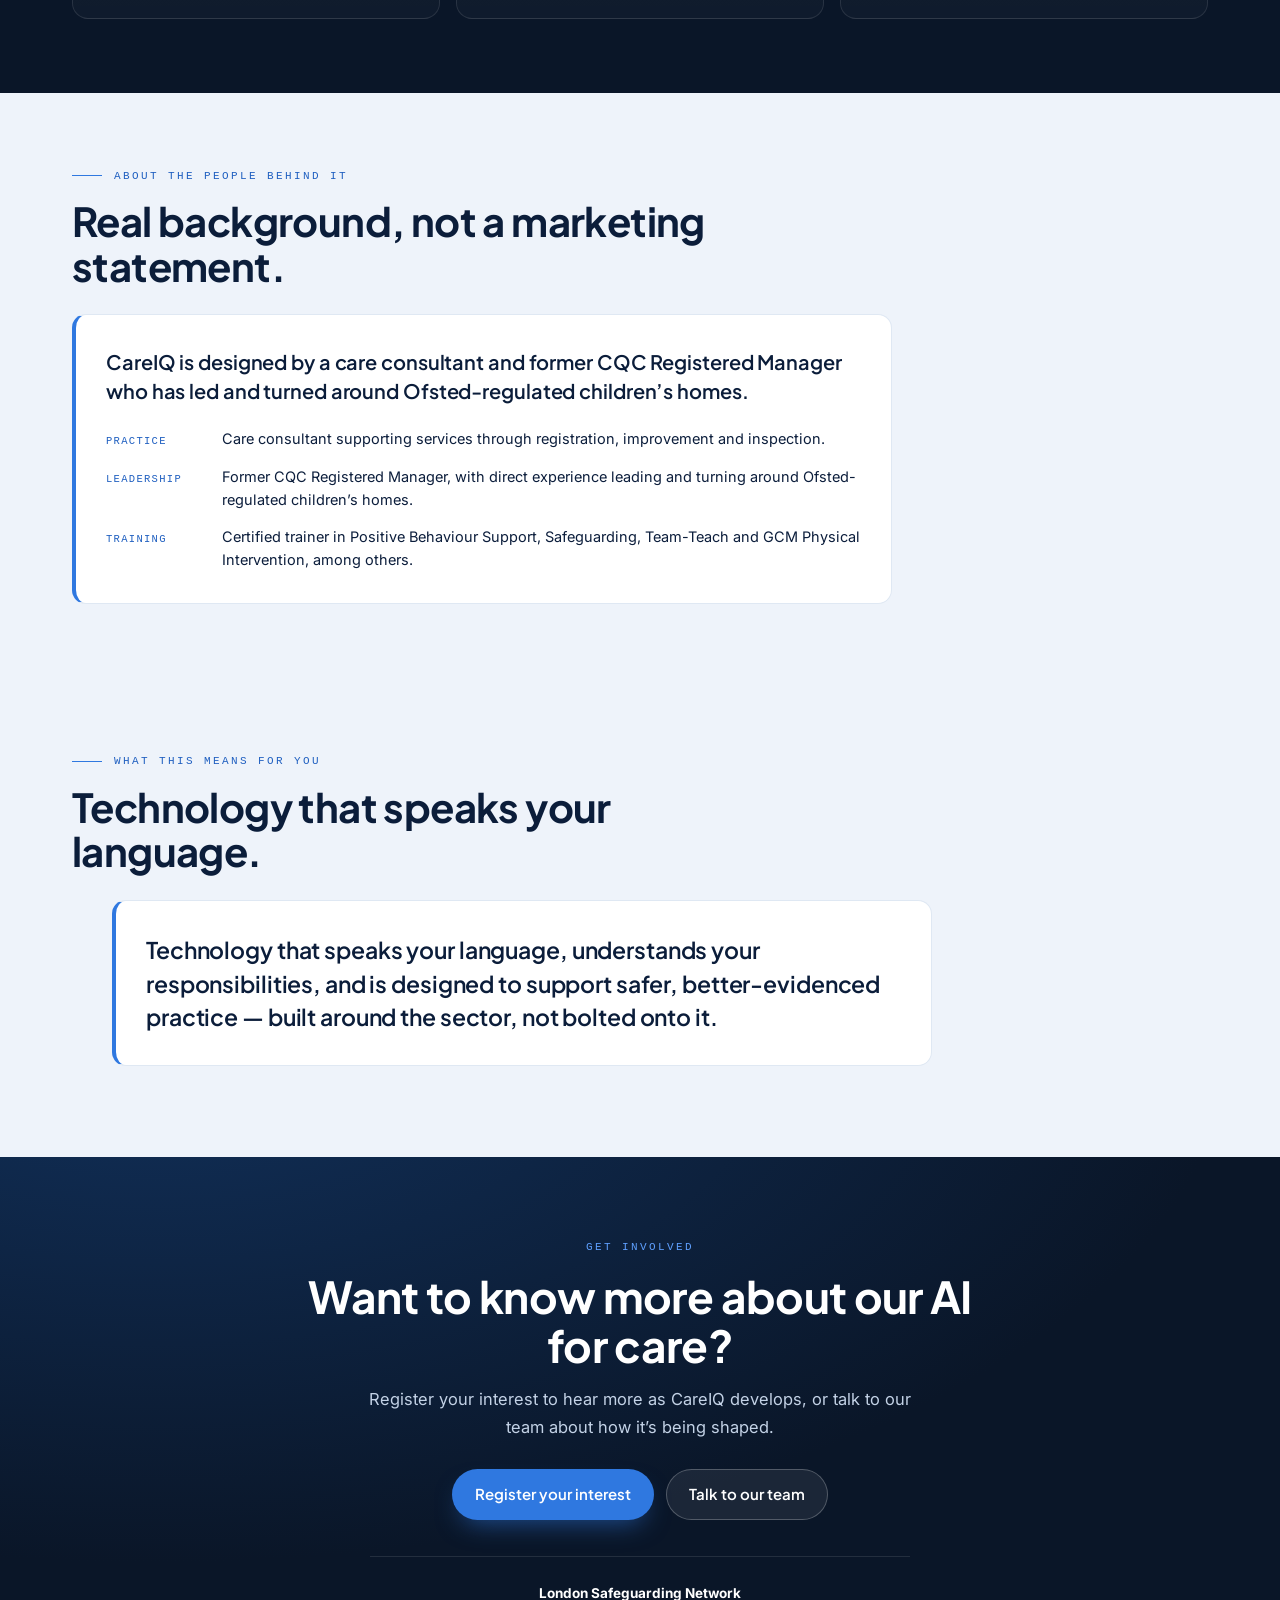
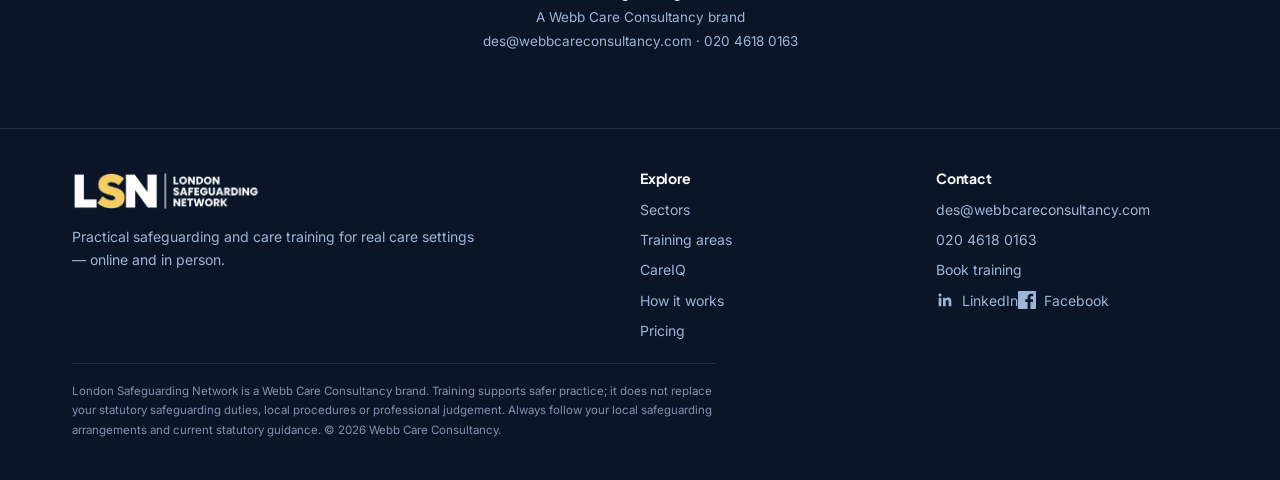
<file: careiq.html>
<!doctype html>
<html lang="en">
<head>
<meta charset="utf-8">
<meta name="viewport" content="width=device-width, initial-scale=1">
<title>CareIQ &mdash; AI Built for Care | London Safeguarding Network</title>
<meta name="description" content="CareIQ from London Safeguarding Network — artificial intelligence built for the health and social care sector, shaped by care professionals who have run regulated services.">
<link rel="icon" type="image/png" sizes="32x32" href="/favicon-32.png">
<link rel="icon" type="image/png" sizes="16x16" href="/favicon-16.png">
<link rel="apple-touch-icon" sizes="180x180" href="/apple-touch-icon.png">
<meta property="og:site_name" content="London Safeguarding Network">
<meta property="og:type" content="website">
<meta property="og:title" content="CareIQ — AI Built for Care | London Safeguarding Network">
<meta property="og:description" content="AI for the health and social care sector, shaped by care professionals who have run regulated services.">
<meta property="og:url" content="https://lsn-platform.netlify.app/careiq">
<meta property="og:image" content="https://lsn-platform.netlify.app/og-image.svg">
<meta name="twitter:card" content="summary_large_image">
<meta name="twitter:title" content="CareIQ — AI Built for Care | London Safeguarding Network">
<meta name="twitter:description" content="AI for the health and social care sector, shaped by care professionals who have run regulated services.">
<meta name="twitter:image" content="https://lsn-platform.netlify.app/og-image.svg">
<link rel="preconnect" href="https://fonts.googleapis.com">
<link rel="preconnect" href="https://fonts.gstatic.com" crossorigin>
<link href="https://fonts.googleapis.com/css2?family=Plus+Jakarta+Sans:wght@500;600;700;800&family=Inter:wght@400;500;600;700&display=swap" rel="stylesheet">
<link rel="stylesheet" href="/assets/site.css">
<style>
  /* Hero */
  .ci-hero{background:radial-gradient(120% 120% at 88% -10%,var(--panel-2) 0%,var(--bg-2) 45%,var(--bg) 88%);color:#fff;position:relative;overflow:hidden}
  .ci-hero:after{content:"";position:absolute;inset:0;background:radial-gradient(45% 45% at 6% 120%,rgba(47,120,224,.2),transparent 70%);pointer-events:none}
  .ci-hero-in{position:relative;z-index:2;padding:72px 0 82px}
  .ci-hero h1{font-size:clamp(34px,5.4vw,58px);color:#fff;font-weight:800;margin-top:18px;letter-spacing:-.025em;max-width:22ch}
  .ci-hero h1 em{font-style:normal;color:var(--blue-l)}
  .ci-hero .lede{margin-top:22px;color:#c3d2e6;font-size:clamp(16px,1.5vw,18px);max-width:64ch}
  .ci-hero .hero-credit{margin-top:14px;color:#a3b6d0;font-size:14px;line-height:1.55;max-width:62ch;font-style:italic}
  .ci-hero .cta{margin-top:26px;display:flex;gap:12px;flex-wrap:wrap}

  /* Founder credentials block */
  .founder{margin-top:26px;background:var(--card);border:1px solid var(--line);border-left:4px solid var(--blue);border-radius:14px;padding:32px 30px;max-width:82ch}
  .founder-lede{font-family:var(--disp);font-weight:600;font-size:clamp(17px,2vw,20px);line-height:1.45;color:var(--ink);letter-spacing:-.005em;margin:0 0 22px}
  .cred-list{list-style:none;padding:0;margin:0;display:grid;gap:14px}
  .cred-list li{display:grid;grid-template-columns:100px 1fr;gap:16px;align-items:baseline}
  .cred-list .cred-k{font-family:var(--mono);font-size:10.5px;letter-spacing:1.3px;text-transform:uppercase;color:var(--blue-d)}
  .cred-list p{margin:0;font-size:14.5px;color:var(--body);line-height:1.6}
  @media (max-width:600px){
    .cred-list li{grid-template-columns:1fr;gap:4px}
  }

  /* Quote / statement sections */
  .q-sec{background:var(--paper)}
  .q-block{margin-top:26px;background:var(--card);border:1px solid var(--line);border-left:4px solid var(--blue);border-radius:14px;padding:32px 30px;max-width:82ch}
  .q-block p{font-family:var(--disp);font-weight:600;font-size:clamp(18px,2.2vw,23px);line-height:1.45;color:var(--ink);letter-spacing:-.005em;margin:0}

  /* Practitioners (dark) */
  .prac-sec{background:var(--bg);color:#fff}
  .prac-grid{display:grid;grid-template-columns:1fr;gap:14px;margin-top:34px}
  .prac{background:linear-gradient(180deg,rgba(255,255,255,.06),rgba(255,255,255,.025));border:1px solid var(--line-d);border-radius:16px;padding:26px;display:flex;flex-direction:column;gap:14px}
  .prac-mono{width:52px;height:52px;border-radius:14px;background:linear-gradient(135deg,rgba(47,120,224,.22),rgba(47,120,224,.08));color:var(--blue-l);display:flex;align-items:center;justify-content:center;font-family:var(--disp);font-weight:800;font-size:16px;letter-spacing:.06em;border:1px solid rgba(47,120,224,.32)}
  .prac h3{color:#fff;font-size:19px;letter-spacing:-.005em}
  .prac p{color:var(--muted-d);font-size:14.5px;line-height:1.6}

  /* Closing CTA */
  .ci-cta{background:radial-gradient(120% 130% at 12% -20%,var(--panel) 0%,var(--bg) 70%);color:#fff;text-align:center}
  .ci-cta h2{color:#fff;font-size:clamp(28px,4vw,44px);max-width:22ch;margin:14px auto 0}
  .ci-cta p{color:#c3d2e6;margin:16px auto 0;max-width:56ch}
  .ci-cta .cta{margin-top:28px;display:flex;gap:12px;justify-content:center;flex-wrap:wrap}
  .ci-cta .det{margin-top:36px;padding-top:24px;border-top:1px solid var(--line-d);font-size:13.5px;color:var(--muted-d);line-height:1.8;max-width:60ch;margin-left:auto;margin-right:auto}

  @media (min-width:760px){
    .prac-grid{grid-template-columns:repeat(3,1fr);gap:16px}
  }
</style>
  <script
    id="retell-widget"
    data-on-hold-src="https://dashboard.retellai.com/retell-widget-v2.js"
    type="module"
    data-voice-public-key="public_key_ae3f97d05de8cc57a85cc"
    data-voice-agent-id="agent_5f487b5535e1d7dbed88e85038"
    data-title="London Safeguarding Network"
    data-bot-name="LSN Assistant"
    data-fab-text="Talk to our assistant"
    data-theme-color="#0d3d2b"
    data-component-color="#c9a45c"
  ></script>
</head>
<body>

<nav class="nav"><div class="wrap row">
  <a class="brand" href="/"><img class="brand-img" src="/assets/img/lsn-logo-transparent.png" alt="London Safeguarding Network" width="188" height="40"></a>
  <div class="navlinks">
    <a href="/#sectors">Sectors</a>
    <a href="/#areas">Training areas</a>
    <a href="/careiq" aria-current="page">CareIQ</a>
    <a href="/#how">How it works</a>
    <a href="/#pricing">Pricing</a>
  </div>
  <div class="navcta"><a class="btn btn-bl btn-sm" href="#contact">Talk to us</a></div>
</div></nav>

<main id="top">

  <header class="ci-hero"><div class="wrap ci-hero-in">
    <span class="eyebrow">CareIQ &middot; AI for care</span>
    <h1>AI built for care &mdash; by people who&rsquo;ve <em>done the job</em>.</h1>
    <p class="lede">London Safeguarding Network is developing artificial intelligence designed specifically for the health and social care sector. Not generic technology adapted for care &mdash; AI shaped by the realities of regulated practice.</p>
    <p class="hero-credit">Designed by a care consultant and former CQC Registered Manager with direct experience of leading Ofsted-regulated children&rsquo;s homes.</p>
    <div class="cta">
      <a class="btn btn-bl" href="/#enquiry-form">Register your interest</a>
      <a class="btn btn-ghost-d" href="tel:02046180163">Talk to our team</a>
    </div>
  </div></header>

  <section class="q-sec"><div class="wrap">
    <div class="sec-head">
      <span class="sec-eye"><span class="eyebrow">Why our AI is different</span></span>
      <h2>Built by care, not just for it.</h2>
    </div>
    <blockquote class="q-block">
      <p>Most AI is built by technologists. Ours is shaped by care professionals. Every tool we develop is guided by people who have run regulated services, held registration, and sat on the other side of an inspection &mdash; so it understands the pressures, the frameworks and the day-to-day realities that care providers actually face.</p>
    </blockquote>
  </div></section>

  <section class="prac-sec"><div class="wrap">
    <div class="sec-head sec-head--dark">
      <span class="sec-eye"><span class="eyebrow">Built by practitioners</span></span>
      <h2>The people shaping CareIQ.</h2>
      <p class="sub">Not a technology team writing about care &mdash; care professionals shaping technology alongside the engineers building it.</p>
    </div>
    <div class="prac-grid">
      <article class="prac">
        <div class="prac-mono" aria-hidden="true">RM</div>
        <h3>Registered Managers</h3>
        <p>Shaped by managers who have led Ofsted- and CQC-regulated services day to day.</p>
      </article>
      <article class="prac">
        <div class="prac-mono" aria-hidden="true">RI</div>
        <h3>Responsible Individuals</h3>
        <p>Informed by RIs accountable for safeguarding, quality and oversight across services.</p>
      </article>
      <article class="prac">
        <div class="prac-mono" aria-hidden="true">CC</div>
        <h3>Care Consultants</h3>
        <p>Grounded in the experience of consultants who support services through registration, improvement and inspection.</p>
      </article>
    </div>
  </div></section>

  <section class="q-sec"><div class="wrap">
    <div class="sec-head">
      <span class="sec-eye"><span class="eyebrow">About the people behind it</span></span>
      <h2>Real background, not a marketing statement.</h2>
    </div>
    <div class="founder">
      <p class="founder-lede">CareIQ is designed by a care consultant and former CQC Registered Manager who has led and turned around Ofsted-regulated children&rsquo;s homes.</p>
      <ul class="cred-list">
        <li>
          <span class="cred-k">Practice</span>
          <p>Care consultant supporting services through registration, improvement and inspection.</p>
        </li>
        <li>
          <span class="cred-k">Leadership</span>
          <p>Former CQC Registered Manager, with direct experience leading and turning around Ofsted-regulated children&rsquo;s homes.</p>
        </li>
        <li>
          <span class="cred-k">Training</span>
          <p>Certified trainer in Positive Behaviour Support, Safeguarding, Team-Teach and GCM Physical Intervention, among others.</p>
        </li>
      </ul>
    </div>
  </div></section>

  <section class="q-sec"><div class="wrap">
    <div class="sec-head">
      <span class="sec-eye"><span class="eyebrow">What this means for you</span></span>
      <h2>Technology that speaks your language.</h2>
    </div>
    <blockquote class="q-block">
      <p>Technology that speaks your language, understands your responsibilities, and is designed to support safer, better-evidenced practice &mdash; built around the sector, not bolted onto it.</p>
    </blockquote>
  </div></section>

  <section id="contact" class="ci-cta"><div class="wrap">
    <span class="eyebrow">Get involved</span>
    <h2>Want to know more about our AI for care?</h2>
    <p>Register your interest to hear more as CareIQ develops, or talk to our team about how it&rsquo;s being shaped.</p>
    <div class="cta">
      <a class="btn btn-bl" href="/#enquiry-form">Register your interest</a>
      <a class="btn btn-ghost-d" href="tel:02046180163">Talk to our team</a>
    </div>
    <p class="det"><b style="color:#fff">London Safeguarding Network</b><br>A Webb Care Consultancy brand<br>des@webbcareconsultancy.com &middot; 020 4618 0163</p>
  </div></section>

</main>

<footer><div class="wrap">
  <div class="ftop">
    <div>
      <a class="brand" href="/" style="display:inline-flex;margin-bottom:14px"><img class="brand-img" src="/assets/img/lsn-logo-transparent.png" alt="London Safeguarding Network" width="188" height="40"></a>
      <p style="color:var(--muted-d);font-size:14px;max-width:46ch">Practical safeguarding and care training for real care settings &mdash; online and in person.</p>
    </div>
    <div><h4>Explore</h4><a href="/#sectors">Sectors</a><a href="/#areas">Training areas</a><a href="/careiq">CareIQ</a><a href="/#how">How it works</a><a href="/#pricing">Pricing</a></div>
    <div><h4>Contact</h4><a href="mailto:des@webbcareconsultancy.com">des@webbcareconsultancy.com</a><a href="tel:02046180163">020 4618 0163</a><a href="/#contact">Book training</a><a href="https://www.linkedin.com/company/146690906/" target="_blank" rel="noopener" aria-label="LSN on LinkedIn" style="display:inline-flex;align-items:center;gap:8px"><svg aria-hidden="true" width="18" height="18" viewBox="0 0 24 24" fill="currentColor" style="flex:0 0 auto"><path d="M20.447 20.452h-3.554v-5.569c0-1.328-.027-3.037-1.852-3.037-1.853 0-2.136 1.445-2.136 2.939v5.667H9.351V9h3.414v1.561h.046c.477-.9 1.637-1.85 3.37-1.85 3.601 0 4.267 2.37 4.267 5.455v6.286zM5.337 7.433c-1.144 0-2.063-.926-2.063-2.065 0-1.138.92-2.063 2.063-2.063 1.14 0 2.064.925 2.064 2.063 0 1.139-.925 2.065-2.064 2.065zm1.782 13.019H3.555V9h3.564v11.452z"/></svg><span>LinkedIn</span></a><a href="https://www.facebook.com/profile.php?id=61595002775656" target="_blank" rel="noopener" aria-label="LSN on Facebook" style="display:inline-flex;align-items:center;gap:8px"><svg aria-hidden="true" width="18" height="18" viewBox="0 0 24 24" fill="currentColor" style="flex:0 0 auto"><path d="M22.675 0H1.325C.593 0 0 .593 0 1.325v21.351C0 23.407.593 24 1.325 24H12.82v-9.294H9.692v-3.622h3.128V8.413c0-3.1 1.893-4.788 4.659-4.788 1.325 0 2.463.099 2.795.143v3.24l-1.918.001c-1.504 0-1.795.715-1.795 1.763v2.313h3.587l-.467 3.622h-3.12V24h6.116c.73 0 1.323-.593 1.323-1.325V1.325C24 .593 23.407 0 22.675 0z"/></svg><span>Facebook</span></a></div>
  </div>
  <div class="disc">London Safeguarding Network is a Webb Care Consultancy brand. Training supports safer practice; it does not replace your statutory safeguarding duties, local procedures or professional judgement. Always follow your local safeguarding arrangements and current statutory guidance. &copy; 2026 Webb Care Consultancy.</div>
</div></footer>

</body>
</html>
</file>
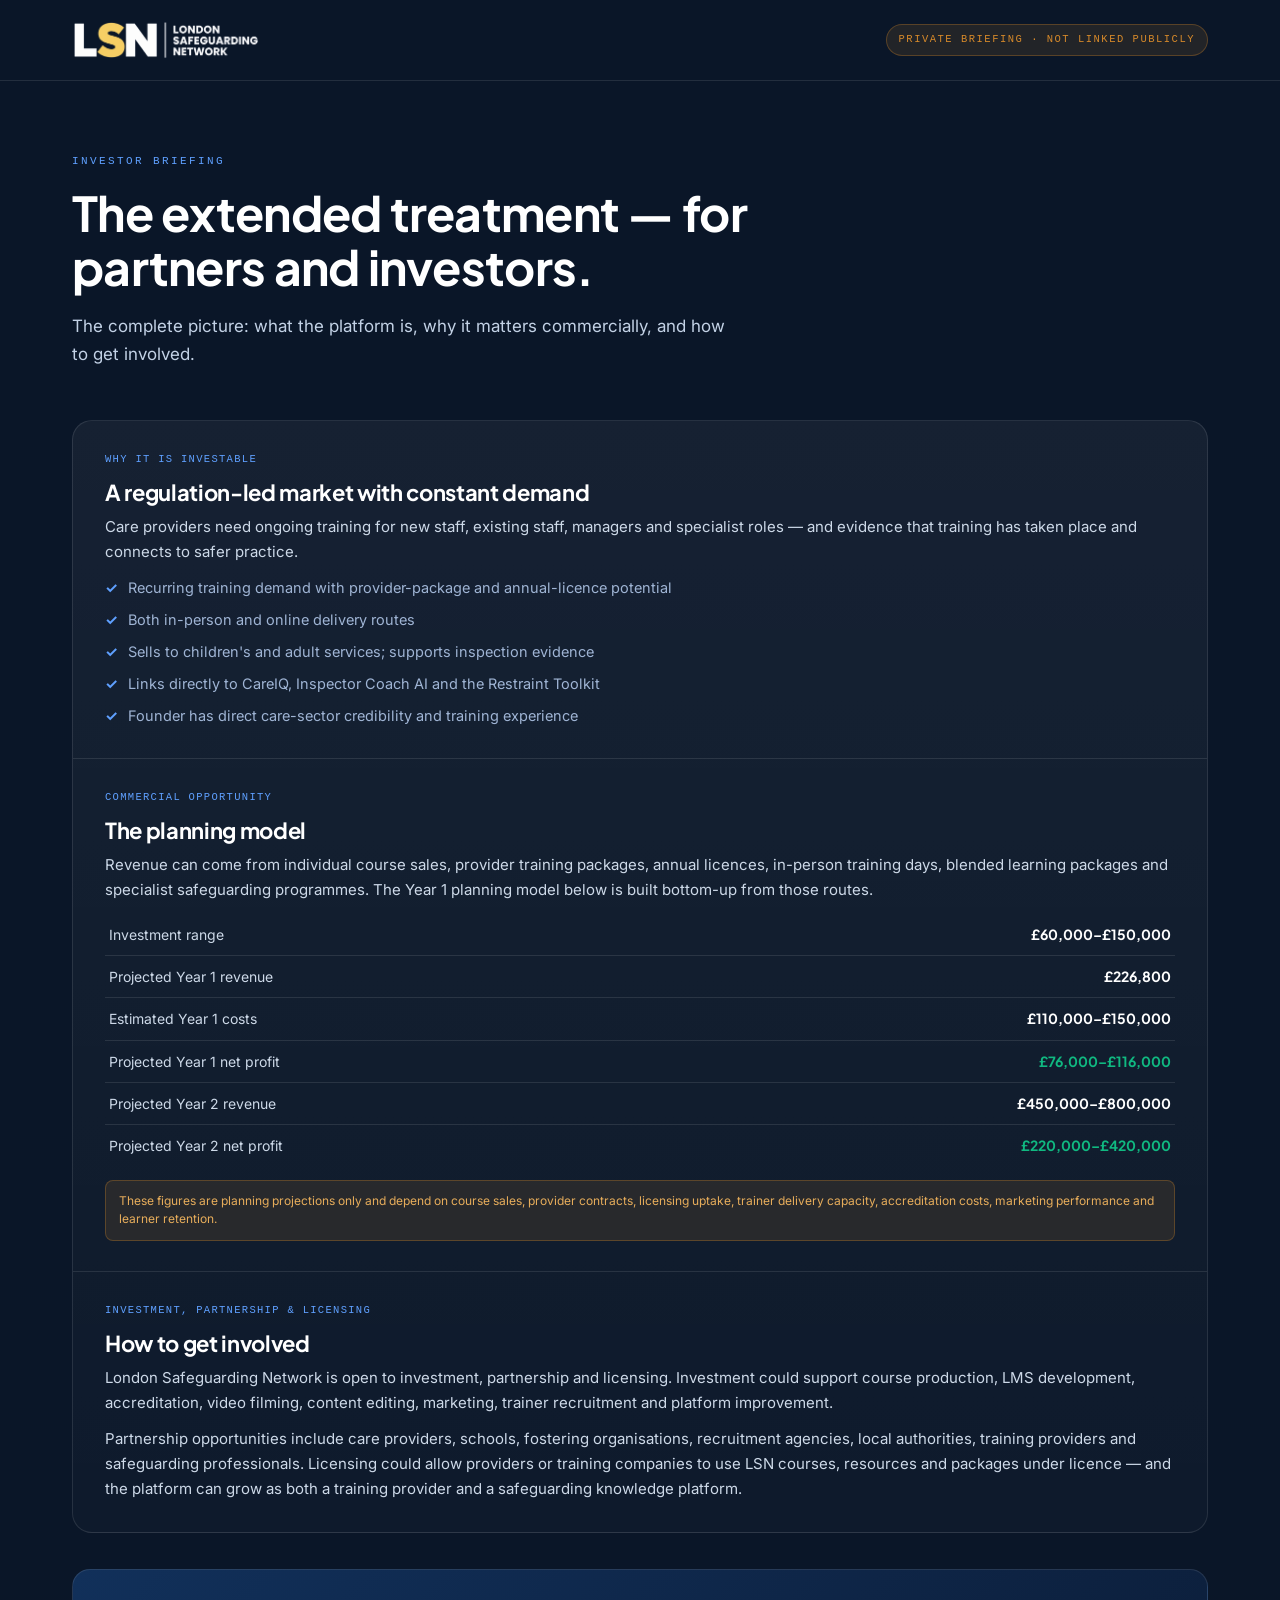
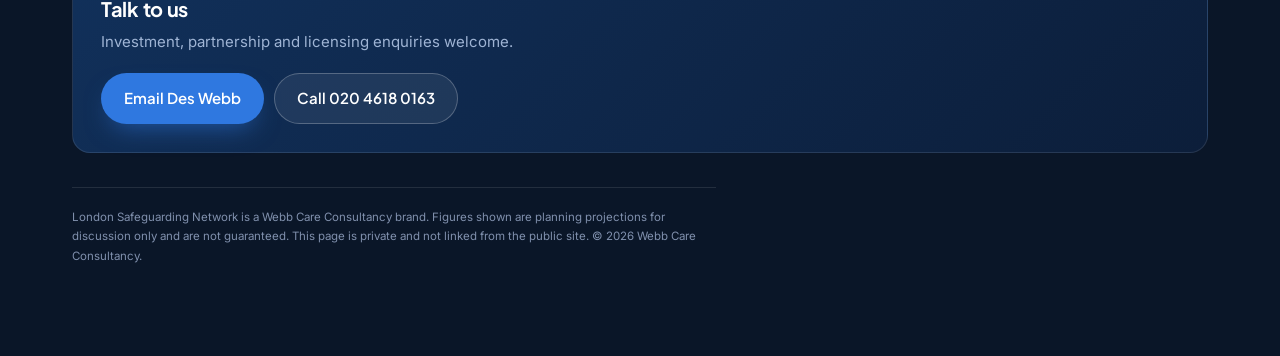
<file: investor.html>
<!doctype html>
<html lang="en">
<head>
<meta charset="utf-8">
<meta name="viewport" content="width=device-width, initial-scale=1">
<title>London Safeguarding Network &mdash; Investor briefing (private)</title>
<meta name="description" content="Private investor briefing for London Safeguarding Network. Not indexed.">
<meta name="robots" content="noindex,nofollow">
<link rel="icon" type="image/png" sizes="32x32" href="/favicon-32.png">
<link rel="icon" type="image/png" sizes="16x16" href="/favicon-16.png">
<link rel="apple-touch-icon" sizes="180x180" href="/apple-touch-icon.png">
<meta property="og:site_name" content="London Safeguarding Network">
<meta property="og:type" content="website">
<meta property="og:title" content="Investor briefing (private) | London Safeguarding Network">
<meta property="og:description" content="Private investor briefing for London Safeguarding Network. Not indexed.">
<meta property="og:url" content="https://lsn-platform.netlify.app/investor">
<meta name="twitter:card" content="summary">
<meta name="twitter:title" content="Investor briefing (private) | London Safeguarding Network">
<meta name="twitter:description" content="Private investor briefing for London Safeguarding Network. Not indexed.">
<link rel="preconnect" href="https://fonts.googleapis.com">
<link rel="preconnect" href="https://fonts.gstatic.com" crossorigin>
<link href="https://fonts.googleapis.com/css2?family=Plus+Jakarta+Sans:wght@500;600;700;800&family=Inter:wght@400;500;600;700&display=swap" rel="stylesheet">
<link rel="stylesheet" href="/assets/site.css">
<style>
  body{background:var(--bg);color:#fff}
  .inv-nav{padding:20px 0;border-bottom:1px solid var(--line-d)}
  .inv-nav .row{display:flex;align-items:center;justify-content:space-between;gap:16px;flex-wrap:wrap}
  .private-note{display:inline-flex;align-items:center;gap:8px;font-family:var(--mono);font-size:10.5px;letter-spacing:1.5px;text-transform:uppercase;color:var(--amber);background:rgba(214,137,42,.12);border:1px solid rgba(214,137,42,.3);border-radius:999px;padding:6px 12px}
  .inv-hero{padding:64px 0 20px}
  .inv-hero h1{color:#fff;font-size:clamp(30px,4.5vw,48px);max-width:22ch;margin-top:14px}
  .inv-hero .lede{margin-top:18px;color:#c3d2e6;font-size:17px;max-width:60ch}
  .investor{padding:24px 0 90px}
  .extwrap{margin-top:8px;background:linear-gradient(180deg,rgba(255,255,255,.05),rgba(255,255,255,.02));border:1px solid var(--line-d);border-radius:20px;overflow:hidden}
  .extblock{padding:30px 32px;border-bottom:1px solid var(--line-d)}
  .extblock:last-child{border-bottom:0}
  .extblock .sl{font-family:var(--mono);font-size:10.5px;letter-spacing:1.3px;text-transform:uppercase;color:var(--blue-l);margin-bottom:12px}
  .extblock h3{font-size:22px;margin-bottom:10px;color:#fff}
  .extblock p{font-size:15px;color:#cdd9e8;margin-bottom:12px}
  .extblock p:last-child{margin-bottom:0}
  .extblock ul{margin:6px 0 0;padding:0;list-style:none;display:grid;gap:8px}
  .extblock ul li{display:flex;gap:10px;font-size:14.5px;color:var(--muted-d)}
  .extblock ul li .tk{color:var(--blue-l);font-weight:700;flex:none}
  .fintbl{width:100%;border-collapse:collapse;margin-top:8px;font-size:14px}
  .fintbl td{padding:9px 4px;border-bottom:1px solid var(--line-d);color:#cdd9e8}
  .fintbl td:last-child{text-align:right;font-family:var(--disp);font-weight:700;color:#fff}
  .fintbl tr:last-child td{border-bottom:0}
  .fintbl td .pos{color:var(--emerald)}
  .extdisc{margin-top:14px;font-size:12px;color:#e7ad5b;background:rgba(214,137,42,.12);border:1px solid rgba(214,137,42,.3);border-radius:8px;padding:11px 13px;line-height:1.55}
  .inv-cta{margin-top:36px;background:linear-gradient(135deg,var(--panel),var(--bg-2));border:1px solid var(--line-d);border-radius:18px;padding:28px;color:#fff}
  .inv-cta h3{color:#fff;font-size:20px}
  .inv-cta p{color:var(--muted-d);margin-top:10px;font-size:15px}
  .inv-cta .cta{margin-top:18px;display:flex;flex-wrap:wrap;gap:10px}
  .inv-disc{margin-top:34px;font-size:11.5px;color:var(--muted-2);line-height:1.7;max-width:92ch;padding-top:20px;border-top:1px solid var(--line-d)}
</style>
</head>
<body>

<nav class="inv-nav"><div class="wrap row">
  <a class="brand" href="/"><img class="brand-img" src="/assets/img/lsn-logo-transparent.png" alt="London Safeguarding Network" width="188" height="40"></a>
  <span class="private-note">Private briefing &middot; not linked publicly</span>
</div></nav>

<header class="inv-hero"><div class="wrap">
  <span class="eyebrow">Investor briefing</span>
  <h1>The extended treatment &mdash; for partners and investors.</h1>
  <p class="lede">The complete picture: what the platform is, why it matters commercially, and how to get involved.</p>
</div></header>

<main class="investor"><div class="wrap">
  <div class="extwrap">
    <div class="extblock">
      <div class="sl">Why it is investable</div>
      <h3>A regulation-led market with constant demand</h3>
      <p>Care providers need ongoing training for new staff, existing staff, managers and specialist roles &mdash; and evidence that training has taken place and connects to safer practice.</p>
      <ul>
        <li><span class="tk">&#10003;</span>Recurring training demand with provider-package and annual-licence potential</li>
        <li><span class="tk">&#10003;</span>Both in-person and online delivery routes</li>
        <li><span class="tk">&#10003;</span>Sells to children's and adult services; supports inspection evidence</li>
        <li><span class="tk">&#10003;</span>Links directly to CareIQ, Inspector Coach AI and the Restraint Toolkit</li>
        <li><span class="tk">&#10003;</span>Founder has direct care-sector credibility and training experience</li>
      </ul>
    </div>
    <div class="extblock">
      <div class="sl">Commercial opportunity</div>
      <h3>The planning model</h3>
      <p>Revenue can come from individual course sales, provider training packages, annual licences, in-person training days, blended learning packages and specialist safeguarding programmes. The Year&nbsp;1 planning model below is built bottom-up from those routes.</p>
      <table class="fintbl">
        <tr><td>Investment range</td><td>&pound;60,000&ndash;&pound;150,000</td></tr>
        <tr><td>Projected Year 1 revenue</td><td>&pound;226,800</td></tr>
        <tr><td>Estimated Year 1 costs</td><td>&pound;110,000&ndash;&pound;150,000</td></tr>
        <tr><td>Projected Year 1 net profit</td><td><span class="pos">&pound;76,000&ndash;&pound;116,000</span></td></tr>
        <tr><td>Projected Year 2 revenue</td><td>&pound;450,000&ndash;&pound;800,000</td></tr>
        <tr><td>Projected Year 2 net profit</td><td><span class="pos">&pound;220,000&ndash;&pound;420,000</span></td></tr>
      </table>
      <div class="extdisc">These figures are planning projections only and depend on course sales, provider contracts, licensing uptake, trainer delivery capacity, accreditation costs, marketing performance and learner retention.</div>
    </div>
    <div class="extblock">
      <div class="sl">Investment, partnership &amp; licensing</div>
      <h3>How to get involved</h3>
      <p>London Safeguarding Network is open to investment, partnership and licensing. Investment could support course production, LMS development, accreditation, video filming, content editing, marketing, trainer recruitment and platform improvement.</p>
      <p>Partnership opportunities include care providers, schools, fostering organisations, recruitment agencies, local authorities, training providers and safeguarding professionals. Licensing could allow providers or training companies to use LSN courses, resources and packages under licence &mdash; and the platform can grow as both a training provider and a safeguarding knowledge platform.</p>
    </div>
  </div>

  <div class="inv-cta">
    <h3>Talk to us</h3>
    <p>Investment, partnership and licensing enquiries welcome.</p>
    <div class="cta">
      <a class="btn btn-bl" href="mailto:des@webbcareconsultancy.com?subject=LSN%20investor%20briefing%20enquiry">Email Des Webb</a>
      <a class="btn btn-ghost-d" href="tel:02046180163">Call 020 4618 0163</a>
    </div>
  </div>

  <div class="inv-disc">London Safeguarding Network is a Webb Care Consultancy brand. Figures shown are planning projections for discussion only and are not guaranteed. This page is private and not linked from the public site. &copy; 2026 Webb Care Consultancy.</div>
</div></main>

</body>
</html>
</file>
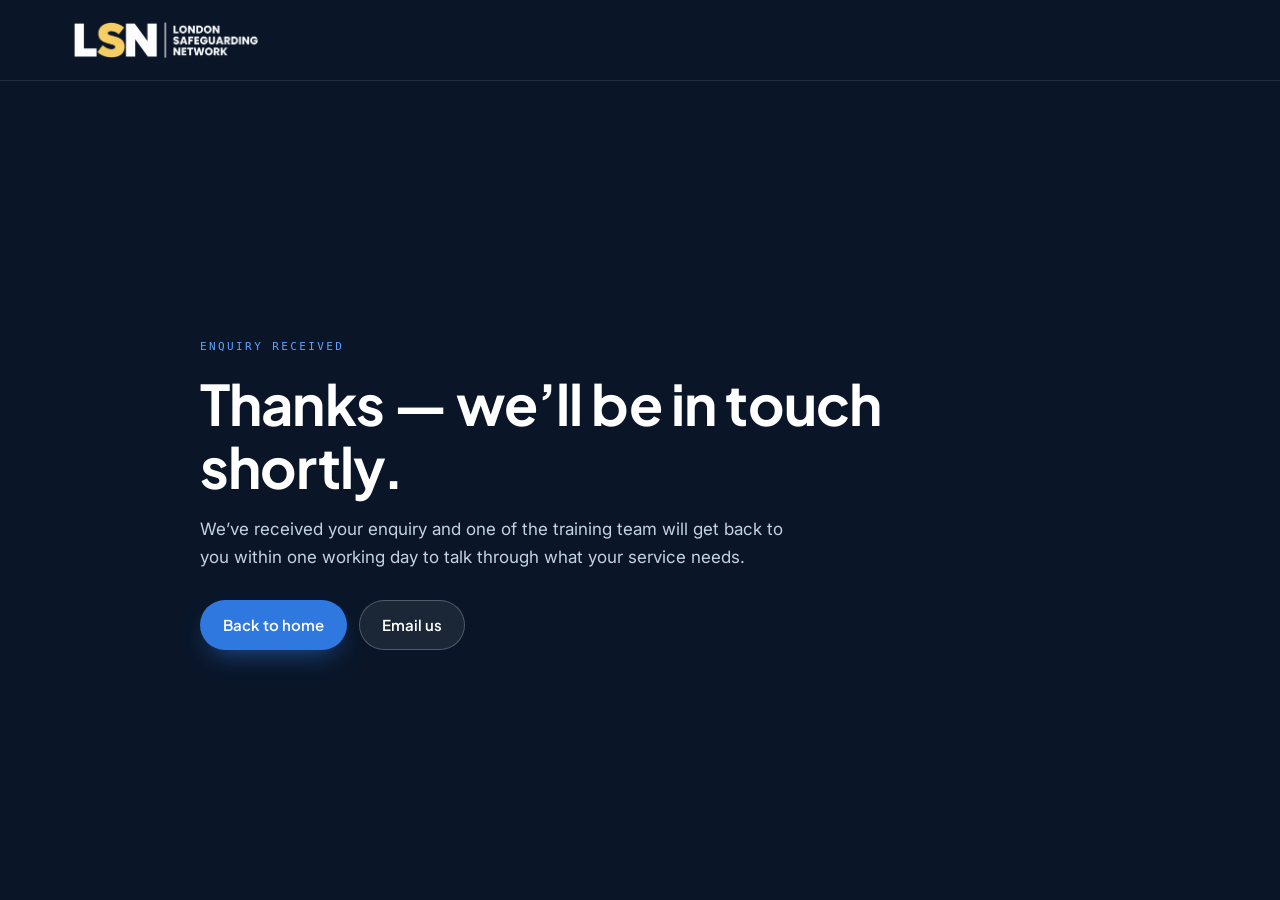
<file: thanks.html>
<!doctype html>
<html lang="en">
<head>
<meta charset="utf-8">
<meta name="viewport" content="width=device-width, initial-scale=1">
<title>Thank you &mdash; London Safeguarding Network</title>
<meta name="robots" content="noindex,nofollow">
<link rel="icon" type="image/png" sizes="32x32" href="/favicon-32.png">
<link rel="icon" type="image/png" sizes="16x16" href="/favicon-16.png">
<link rel="apple-touch-icon" sizes="180x180" href="/apple-touch-icon.png">
<meta property="og:site_name" content="London Safeguarding Network">
<meta property="og:type" content="website">
<meta property="og:title" content="Thanks — enquiry received | London Safeguarding Network">
<meta property="og:description" content="Your training enquiry has been received. We'll be in touch shortly.">
<meta property="og:url" content="https://lsn-platform.netlify.app/thanks">
<meta name="twitter:card" content="summary">
<meta name="twitter:title" content="Thanks — enquiry received | London Safeguarding Network">
<meta name="twitter:description" content="Your training enquiry has been received. We'll be in touch shortly.">
<link rel="preconnect" href="https://fonts.googleapis.com">
<link rel="preconnect" href="https://fonts.gstatic.com" crossorigin>
<link href="https://fonts.googleapis.com/css2?family=Plus+Jakarta+Sans:wght@500;600;700;800&family=Inter:wght@400;500;600;700&display=swap" rel="stylesheet">
<link rel="stylesheet" href="/assets/site.css">
<style>
  body{background:var(--bg);color:#fff;min-height:100vh;display:flex;flex-direction:column}
  .ty-nav{padding:20px 0;border-bottom:1px solid var(--line-d)}
  .ty-nav .row{display:flex;align-items:center}
  .ty-hero{flex:1;display:flex;align-items:center;padding:60px 0}
  .ty-hero h1{color:#fff;font-size:clamp(32px,5vw,56px);max-width:22ch;margin-top:14px}
  .ty-hero p{margin-top:18px;color:#c3d2e6;font-size:17px;max-width:56ch}
  .ty-cta{margin-top:28px;display:flex;gap:12px;flex-wrap:wrap}
</style>
  <script
    id="retell-widget"
    data-on-hold-src="https://dashboard.retellai.com/retell-widget-v2.js"
    type="module"
    data-voice-public-key="public_key_ae3f97d05de8cc57a85cc"
    data-voice-agent-id="agent_5f487b5535e1d7dbed88e85038"
    data-title="London Safeguarding Network"
    data-bot-name="LSN Assistant"
    data-fab-text="Talk to our assistant"
    data-theme-color="#0d3d2b"
    data-component-color="#c9a45c"
  ></script>
</head>
<body>
<nav class="ty-nav"><div class="wrap row">
  <a class="brand" href="/"><img class="brand-img" src="/assets/img/lsn-logo-transparent.png" alt="London Safeguarding Network" width="188" height="40"></a>
</div></nav>
<main class="ty-hero"><div class="wrap">
  <span class="eyebrow">Enquiry received</span>
  <h1>Thanks &mdash; we&rsquo;ll be in touch shortly.</h1>
  <p>We&rsquo;ve received your enquiry and one of the training team will get back to you within one working day to talk through what your service needs.</p>
  <div class="ty-cta">
    <a class="btn btn-bl" href="/">Back to home</a>
    <a class="btn btn-ghost-d" href="mailto:des@webbcareconsultancy.com">Email us</a>
  </div>
</div></main>
</body>
</html>
</file>
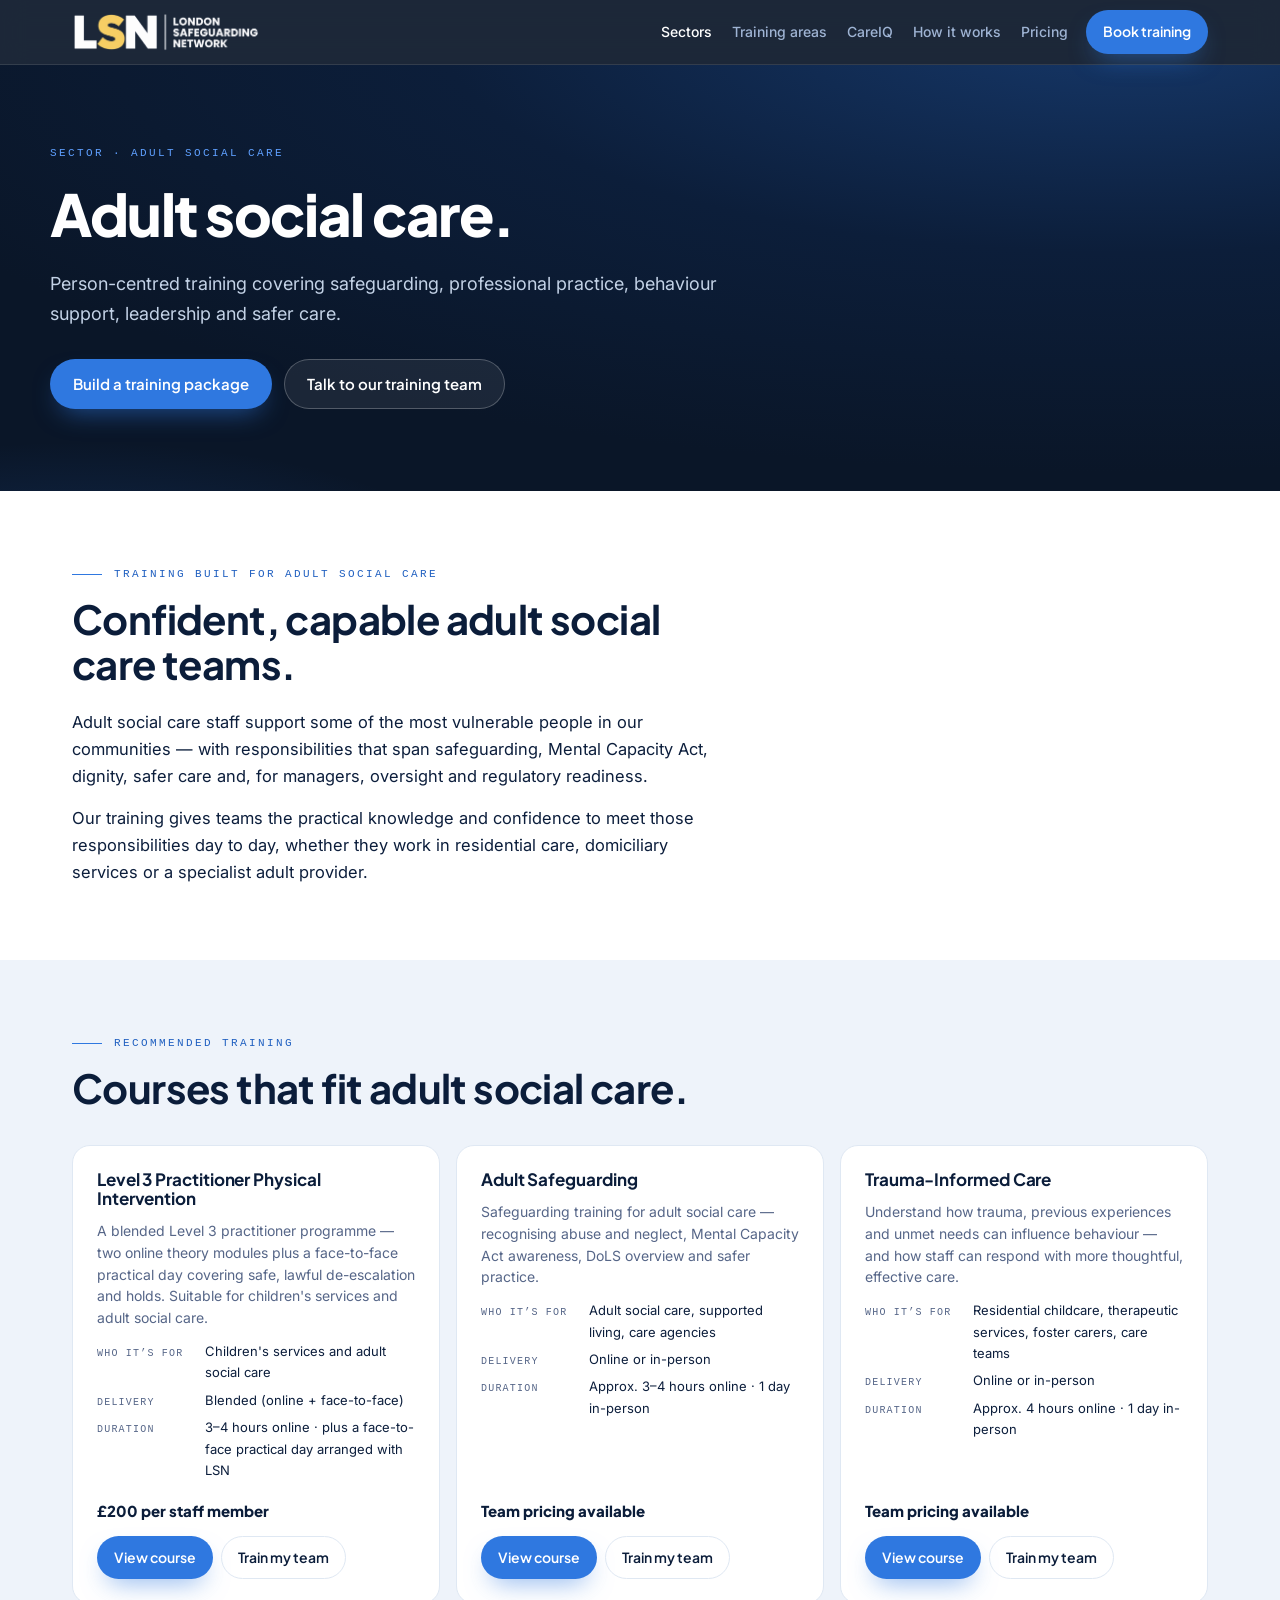
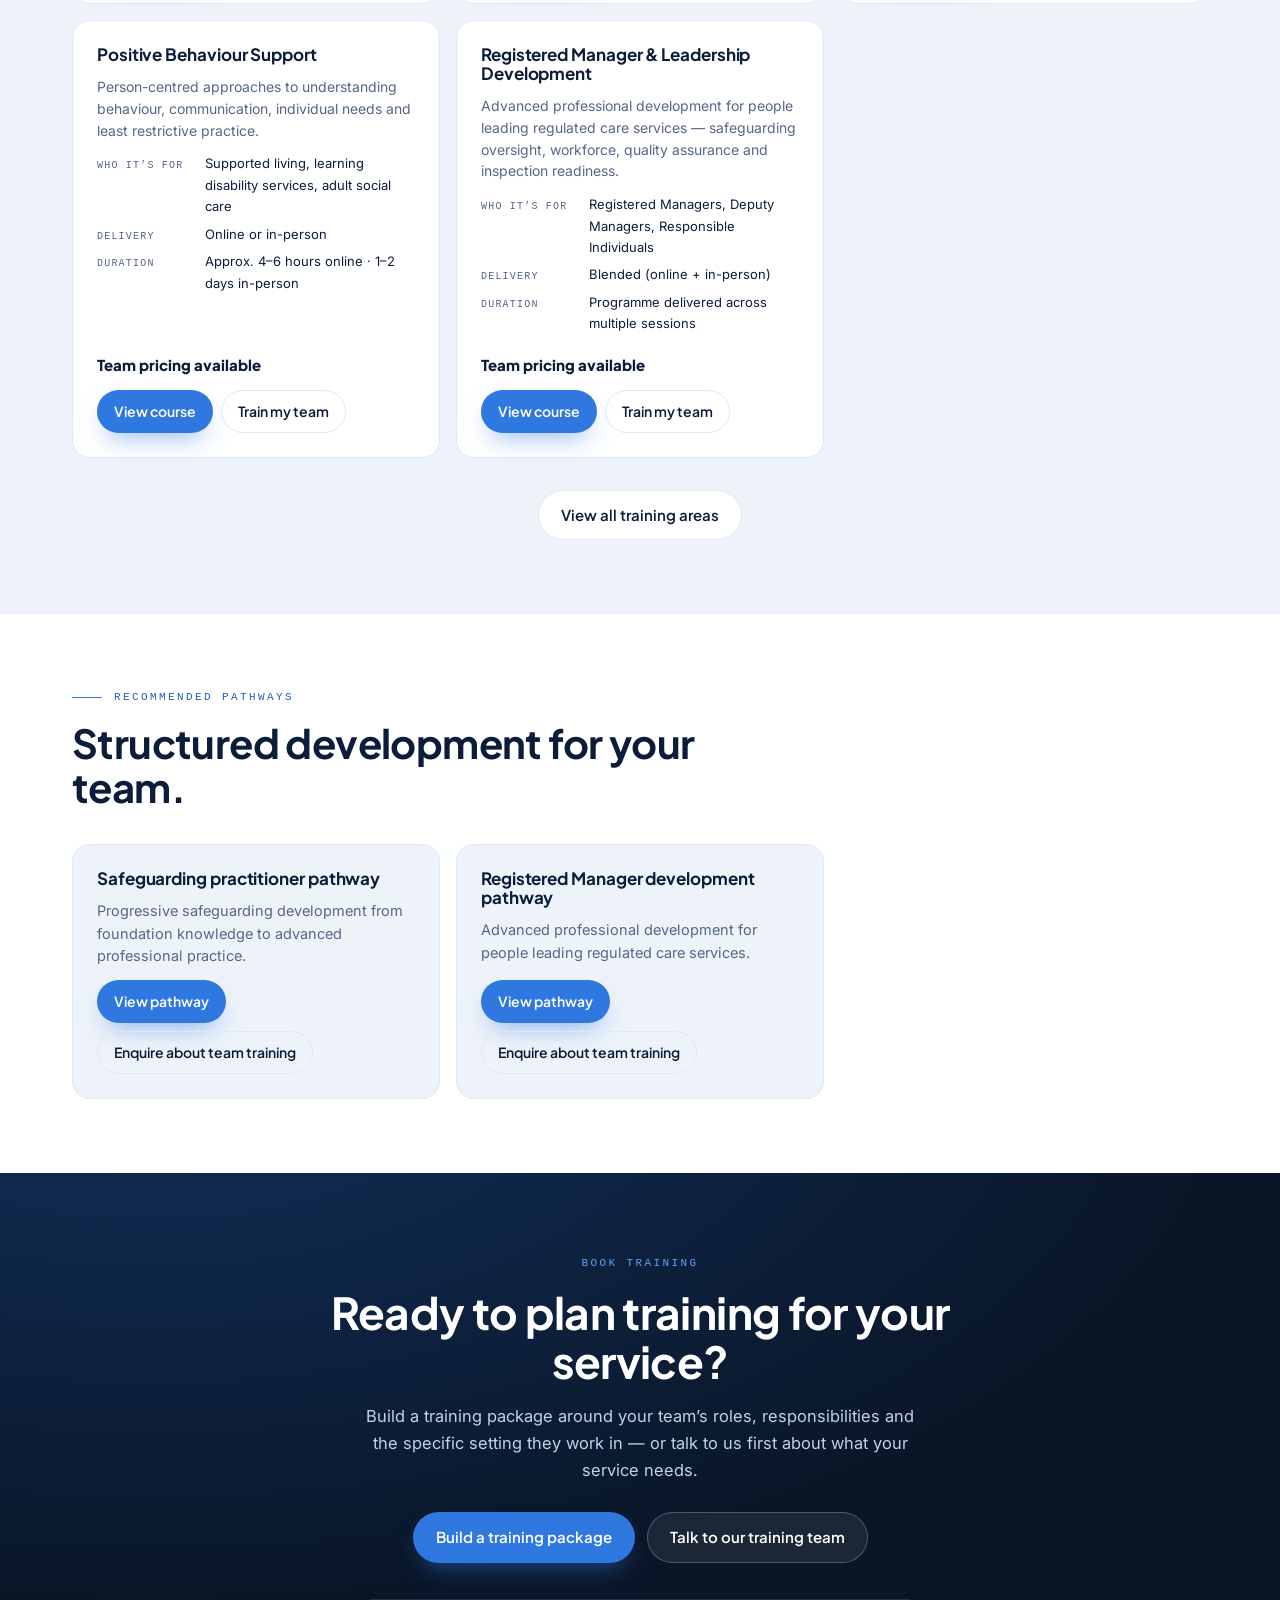
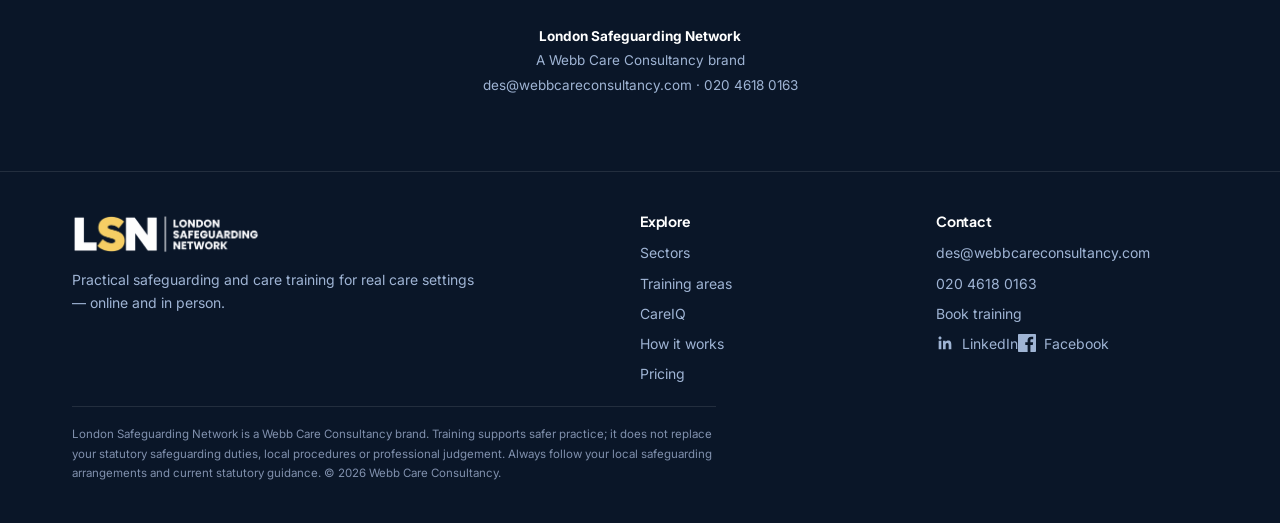
<file: sectors/adult-social-care.html>
<!doctype html>
<html lang="en">
<head>
<meta charset="utf-8">
<meta name="viewport" content="width=device-width, initial-scale=1">
<title>Adult social care &mdash; Training | London Safeguarding Network</title>
<meta name="description" content="Training for adult social care teams — adult safeguarding, professional practice, behaviour support and leadership across residential, domiciliary and specialist services.">
<link rel="icon" type="image/png" sizes="32x32" href="/favicon-32.png">
<link rel="icon" type="image/png" sizes="16x16" href="/favicon-16.png">
<link rel="apple-touch-icon" sizes="180x180" href="/apple-touch-icon.png">
<meta property="og:site_name" content="London Safeguarding Network">
<meta property="og:type" content="website">
<meta property="og:title" content="Adult social care — Training | London Safeguarding Network">
<meta property="og:description" content="Training for adult social care teams — adult safeguarding, professional practice, behaviour support and leadership across residential, domiciliary and specialist services.">
<meta property="og:url" content="https://lsn-platform.netlify.app/sectors/adult-social-care">
<meta property="og:image" content="https://lsn-platform.netlify.app/og-image.svg">
<meta name="twitter:card" content="summary_large_image">
<meta name="twitter:title" content="Adult social care — Training | LSN">
<meta name="twitter:description" content="Training for adult social care teams — adult safeguarding, professional practice, behaviour support and leadership across residential, domiciliary and specialist services.">
<meta name="twitter:image" content="https://lsn-platform.netlify.app/og-image.svg">
<link rel="preconnect" href="https://fonts.googleapis.com">
<link rel="preconnect" href="https://fonts.gstatic.com" crossorigin>
<link href="https://fonts.googleapis.com/css2?family=Plus+Jakarta+Sans:wght@500;600;700;800&family=Inter:wght@400;500;600;700&display=swap" rel="stylesheet">
<link rel="stylesheet" href="/assets/site.css">
<script src="/assets/site.js" defer></script>
  <script
    id="retell-widget"
    data-on-hold-src="https://dashboard.retellai.com/retell-widget-v2.js"
    type="module"
    data-voice-public-key="public_key_ae3f97d05de8cc57a85cc"
    data-voice-agent-id="agent_5f487b5535e1d7dbed88e85038"
    data-title="London Safeguarding Network"
    data-bot-name="LSN Assistant"
    data-fab-text="Talk to our assistant"
    data-theme-color="#0d3d2b"
    data-component-color="#c9a45c"
  ></script>
</head>
<body>

<nav class="nav"><div class="wrap row">
  <a class="brand" href="/"><img class="brand-img" src="/assets/img/lsn-logo-transparent.png" alt="London Safeguarding Network" width="188" height="40"></a>
  <div class="navlinks">
    <a href="/#sectors" aria-current="page">Sectors</a>
    <a href="/#areas">Training areas</a>
    <a href="/careiq">CareIQ</a>
    <a href="/#how">How it works</a>
    <a href="/#pricing">Pricing</a>
  </div>
  <div class="navcta"><a class="btn btn-bl btn-sm" href="#contact">Book training</a></div>
</div></nav>

<main id="top">

  <header class="page-hero"><div class="wrap page-hero-in">
    <span class="eyebrow">Sector &middot; Adult social care</span>
    <h1>Adult social care.</h1>
    <p class="lede">Person-centred training covering safeguarding, professional practice, behaviour support, leadership and safer care.</p>
    <div class="cta">
      <a class="btn btn-bl" href="/#enquiry-form">Build a training package</a>
      <a class="btn btn-ghost-d" href="tel:02046180163">Talk to our training team</a>
    </div>
  </div></header>

  <section class="sec-intro"><div class="wrap">
    <div class="sec-head">
      <span class="sec-eye"><span class="eyebrow">Training built for adult social care</span></span>
      <h2>Confident, capable adult social care teams.</h2>
    </div>
    <div class="prose">
      <p>Adult social care staff support some of the most vulnerable people in our communities &mdash; with responsibilities that span safeguarding, Mental Capacity Act, dignity, safer care and, for managers, oversight and regulatory readiness.</p>
      <p>Our training gives teams the practical knowledge and confidence to meet those responsibilities day to day, whether they work in residential care, domiciliary services or a specialist adult provider.</p>
    </div>
  </div></section>

  <section class="sec-courses"><div class="wrap">
    <div class="sec-head">
      <span class="sec-eye"><span class="eyebrow">Recommended training</span></span>
      <h2>Courses that fit adult social care.</h2>
    </div>
    <div class="course-grid" data-render="sector-courses" data-slugs="physical-intervention-l3,adult-safeguarding,trauma-informed-care,positive-behaviour-support,registered-manager-leadership">
      <article class="course">
        <h3>Level 3 Practitioner Physical Intervention</h3>
        <p class="cshort">A blended Level 3 practitioner programme &mdash; two online theory modules plus a face-to-face practical day covering safe, lawful de-escalation and holds. Suitable for children&rsquo;s services and adult social care.</p>
        <ul class="cmeta">
          <li><span class="k">Modules</span><span>Module 1: Prevention, Proactive Care and De-escalation &middot; Module 2: Legal Framework, Safe Practice and Accountability</span></li>
          <li><span class="k">Delivery</span><span>Blended (online + face-to-face)</span></li>
          <li><span class="k">Duration</span><span>3&ndash;4 hours online &middot; plus a face-to-face practical day arranged with LSN</span></li>
          <li><span class="k">Learning</span><span>14 hours of learning (supports staff CPD records)</span></li>
          <li><span class="k">Accreditation</span><span>Accredited by Advantage Accreditation</span></li>
        </ul>
        <div class="cprice">&pound;200 per staff member</div>
        <div class="cbtns">
          <a class="btn btn-bl btn-sm" href="https://portal.londonsafeguardingnetwork.com/catalogue/f345c2f3-7423-41e9-a253-a810c4ea9af0" target="_blank" rel="noopener">View course</a>
          <a class="btn btn-ghost btn-sm" href="/#enquiry-form">Train my team</a>
        </div>
      </article>
      <article class="course">
        <h3>Adult Safeguarding</h3>
        <p class="cshort">Safeguarding training for adult social care &mdash; recognising abuse and neglect, Mental Capacity Act awareness, DoLS overview and safer practice.</p>
        <ul class="cmeta">
          <li><span class="k">Who it&rsquo;s for</span><span>Adult social care, supported living, care agencies</span></li>
          <li><span class="k">Delivery</span><span>Online or in-person</span></li>
          <li><span class="k">Duration</span><span>Approx. 3&ndash;4 hours online &middot; 1 day in-person</span></li>
        </ul>
        <div class="cprice">Team pricing available</div>
        <div class="cbtns">
          <a class="btn btn-bl btn-sm" href="https://portal.londonsafeguardingnetwork.com/course-catalogue" target="_blank" rel="noopener">View course</a>
          <a class="btn btn-ghost btn-sm" href="/#enquiry-form">Train my team</a>
        </div>
      </article>
      <article class="course">
        <h3>Trauma-Informed Care</h3>
        <p class="cshort">Understand how trauma, previous experiences and unmet needs can influence behaviour &mdash; and how staff can respond with more thoughtful, effective care.</p>
        <ul class="cmeta">
          <li><span class="k">Who it&rsquo;s for</span><span>Residential childcare, therapeutic services, foster carers, care teams</span></li>
          <li><span class="k">Delivery</span><span>Online or in-person</span></li>
          <li><span class="k">Duration</span><span>Approx. 4 hours online &middot; 1 day in-person</span></li>
        </ul>
        <div class="cprice">Team pricing available</div>
        <div class="cbtns">
          <a class="btn btn-bl btn-sm" href="https://portal.londonsafeguardingnetwork.com/course-catalogue" target="_blank" rel="noopener">View course</a>
          <a class="btn btn-ghost btn-sm" href="/#enquiry-form">Train my team</a>
        </div>
      </article>
      <article class="course">
        <h3>Positive Behaviour Support</h3>
        <p class="cshort">Person-centred approaches to understanding behaviour, communication, individual needs and least restrictive practice.</p>
        <ul class="cmeta">
          <li><span class="k">Who it&rsquo;s for</span><span>Supported living, learning disability services, adult social care</span></li>
          <li><span class="k">Delivery</span><span>Online or in-person</span></li>
          <li><span class="k">Duration</span><span>Approx. 4&ndash;6 hours online &middot; 1&ndash;2 days in-person</span></li>
        </ul>
        <div class="cprice">Team pricing available</div>
        <div class="cbtns">
          <a class="btn btn-bl btn-sm" href="https://portal.londonsafeguardingnetwork.com/course-catalogue" target="_blank" rel="noopener">View course</a>
          <a class="btn btn-ghost btn-sm" href="/#enquiry-form">Train my team</a>
        </div>
      </article>
      <article class="course">
        <h3>Registered Manager &amp; Leadership Development</h3>
        <p class="cshort">Advanced professional development for people leading regulated care services &mdash; safeguarding oversight, workforce, quality assurance and inspection readiness.</p>
        <ul class="cmeta">
          <li><span class="k">Who it&rsquo;s for</span><span>Registered Managers, Deputy Managers, Responsible Individuals</span></li>
          <li><span class="k">Delivery</span><span>Blended (online + in-person)</span></li>
          <li><span class="k">Duration</span><span>Programme delivered across multiple sessions</span></li>
        </ul>
        <div class="cprice">Team pricing available</div>
        <div class="cbtns">
          <a class="btn btn-bl btn-sm" href="https://portal.londonsafeguardingnetwork.com/course-catalogue" target="_blank" rel="noopener">View course</a>
          <a class="btn btn-ghost btn-sm" href="/#enquiry-form">Train my team</a>
        </div>
      </article>
    </div>
    <div class="cta-line">
      <a class="btn btn-light" href="/#areas">View all training areas</a>
    </div>
  </div></section>

  <section class="sec-pathways"><div class="wrap">
    <div class="sec-head">
      <span class="sec-eye"><span class="eyebrow">Recommended pathways</span></span>
      <h2>Structured development for your team.</h2>
    </div>
    <div class="pw-grid">
      <article class="pw">
        <h3>Safeguarding practitioner pathway</h3>
        <p>Progressive safeguarding development from foundation knowledge to advanced professional practice.</p>
        <div class="pw-btns">
          <a class="btn btn-bl btn-sm" href="#">View pathway</a>
          <a class="btn btn-ghost btn-sm" href="/#enquiry-form">Enquire about team training</a>
        </div>
      </article>
      <article class="pw">
        <h3>Registered Manager development pathway</h3>
        <p>Advanced professional development for people leading regulated care services.</p>
        <div class="pw-btns">
          <a class="btn btn-bl btn-sm" href="#">View pathway</a>
          <a class="btn btn-ghost btn-sm" href="/#enquiry-form">Enquire about team training</a>
        </div>
      </article>
    </div>
  </div></section>

  <section id="contact" class="page-cta"><div class="wrap">
    <span class="eyebrow">Book training</span>
    <h2>Ready to plan training for your service?</h2>
    <p>Build a training package around your team&rsquo;s roles, responsibilities and the specific setting they work in &mdash; or talk to us first about what your service needs.</p>
    <div class="cta">
      <a class="btn btn-bl" href="/#enquiry-form">Build a training package</a>
      <a class="btn btn-ghost-d" href="tel:02046180163">Talk to our training team</a>
    </div>
    <p class="det"><b style="color:#fff">London Safeguarding Network</b><br>A Webb Care Consultancy brand<br>des@webbcareconsultancy.com &middot; 020 4618 0163</p>
  </div></section>

</main>

<footer><div class="wrap">
  <div class="ftop">
    <div>
      <a class="brand" href="/" style="display:inline-flex;margin-bottom:14px"><img class="brand-img" src="/assets/img/lsn-logo-transparent.png" alt="London Safeguarding Network" width="188" height="40"></a>
      <p style="color:var(--muted-d);font-size:14px;max-width:46ch">Practical safeguarding and care training for real care settings &mdash; online and in person.</p>
    </div>
    <div><h4>Explore</h4><a href="/#sectors">Sectors</a><a href="/#areas">Training areas</a><a href="/careiq">CareIQ</a><a href="/#how">How it works</a><a href="/#pricing">Pricing</a></div>
    <div><h4>Contact</h4><a href="mailto:des@webbcareconsultancy.com">des@webbcareconsultancy.com</a><a href="tel:02046180163">020 4618 0163</a><a href="/#contact">Book training</a><a href="https://www.linkedin.com/company/146690906/" target="_blank" rel="noopener" aria-label="LSN on LinkedIn" style="display:inline-flex;align-items:center;gap:8px"><svg aria-hidden="true" width="18" height="18" viewBox="0 0 24 24" fill="currentColor" style="flex:0 0 auto"><path d="M20.447 20.452h-3.554v-5.569c0-1.328-.027-3.037-1.852-3.037-1.853 0-2.136 1.445-2.136 2.939v5.667H9.351V9h3.414v1.561h.046c.477-.9 1.637-1.85 3.37-1.85 3.601 0 4.267 2.37 4.267 5.455v6.286zM5.337 7.433c-1.144 0-2.063-.926-2.063-2.065 0-1.138.92-2.063 2.063-2.063 1.14 0 2.064.925 2.064 2.063 0 1.139-.925 2.065-2.064 2.065zm1.782 13.019H3.555V9h3.564v11.452z"/></svg><span>LinkedIn</span></a><a href="https://www.facebook.com/profile.php?id=61595002775656" target="_blank" rel="noopener" aria-label="LSN on Facebook" style="display:inline-flex;align-items:center;gap:8px"><svg aria-hidden="true" width="18" height="18" viewBox="0 0 24 24" fill="currentColor" style="flex:0 0 auto"><path d="M22.675 0H1.325C.593 0 0 .593 0 1.325v21.351C0 23.407.593 24 1.325 24H12.82v-9.294H9.692v-3.622h3.128V8.413c0-3.1 1.893-4.788 4.659-4.788 1.325 0 2.463.099 2.795.143v3.24l-1.918.001c-1.504 0-1.795.715-1.795 1.763v2.313h3.587l-.467 3.622h-3.12V24h6.116c.73 0 1.323-.593 1.323-1.325V1.325C24 .593 23.407 0 22.675 0z"/></svg><span>Facebook</span></a></div>
  </div>
  <div class="disc">London Safeguarding Network is a Webb Care Consultancy brand. Training supports safer practice; it does not replace your statutory safeguarding duties, local procedures or professional judgement. Always follow your local safeguarding arrangements and current statutory guidance. &copy; 2026 Webb Care Consultancy.</div>
</div></footer>

</body>
</html>
</file>
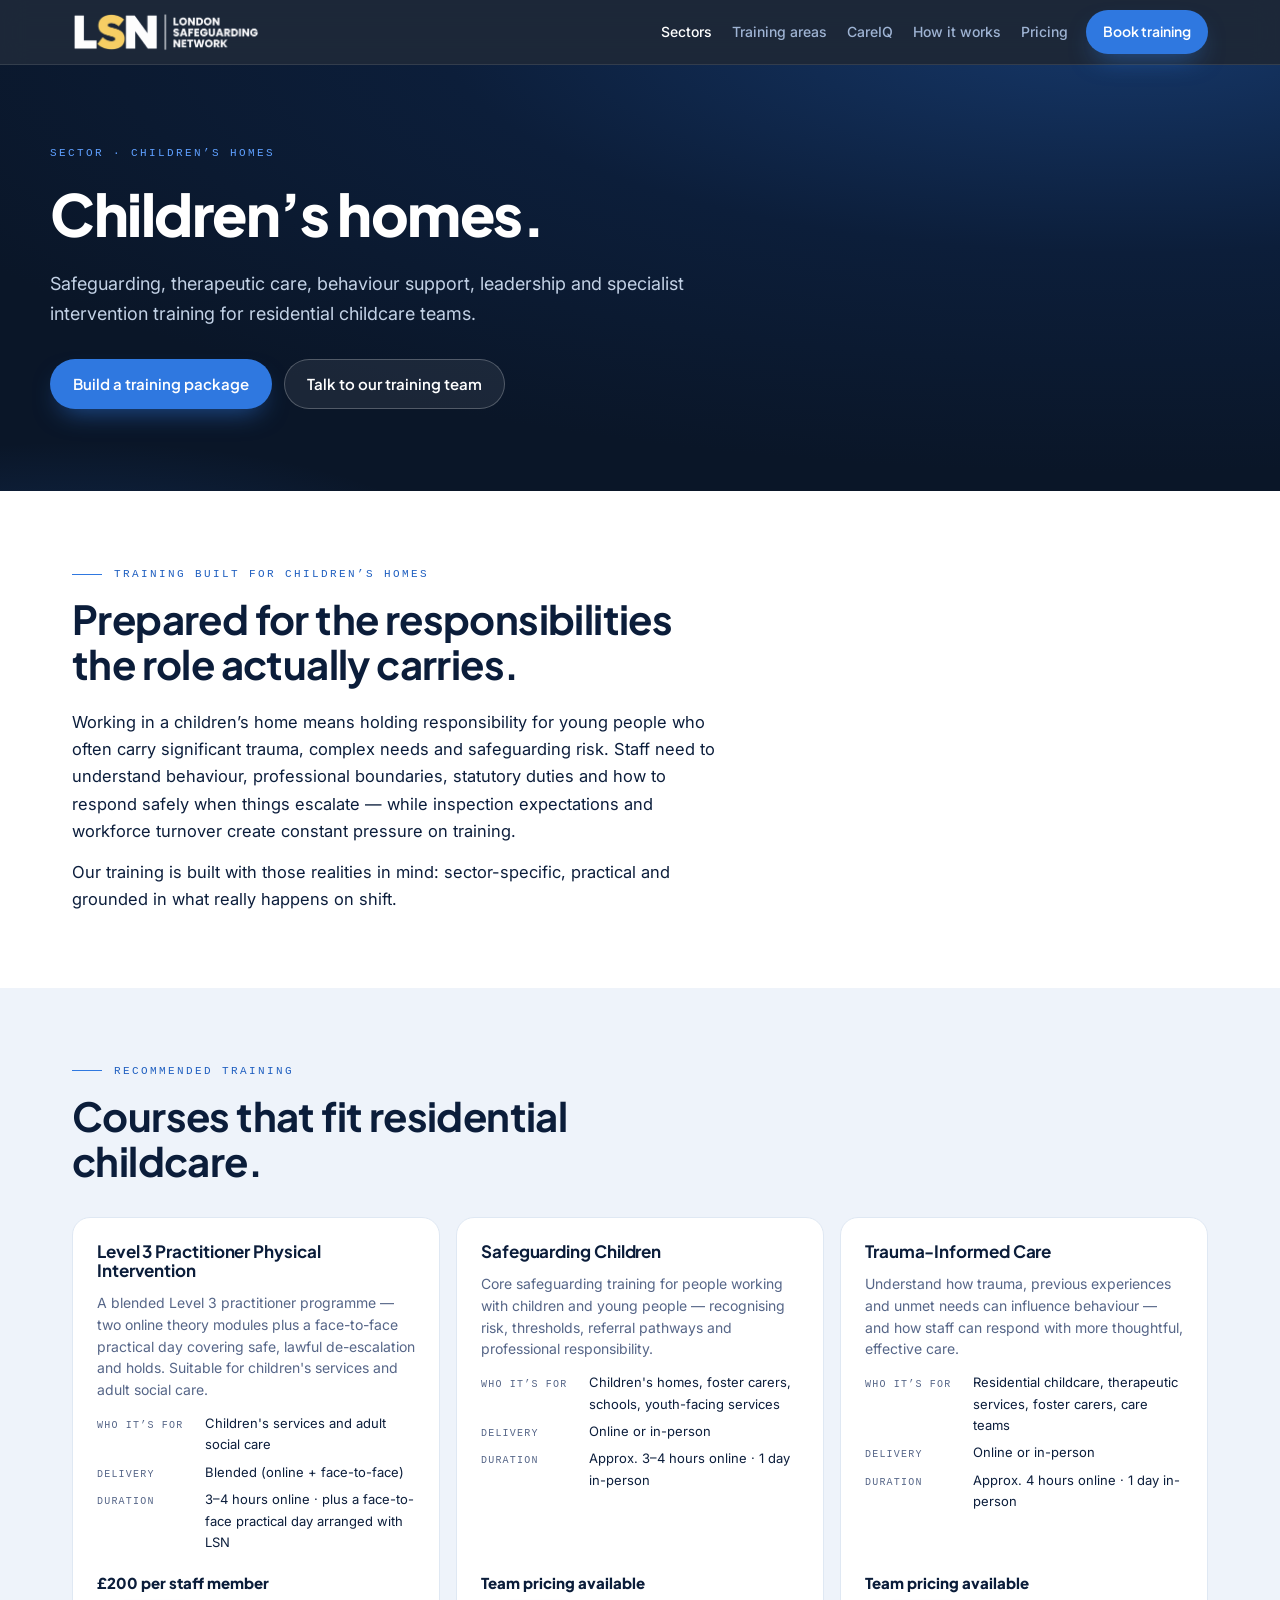
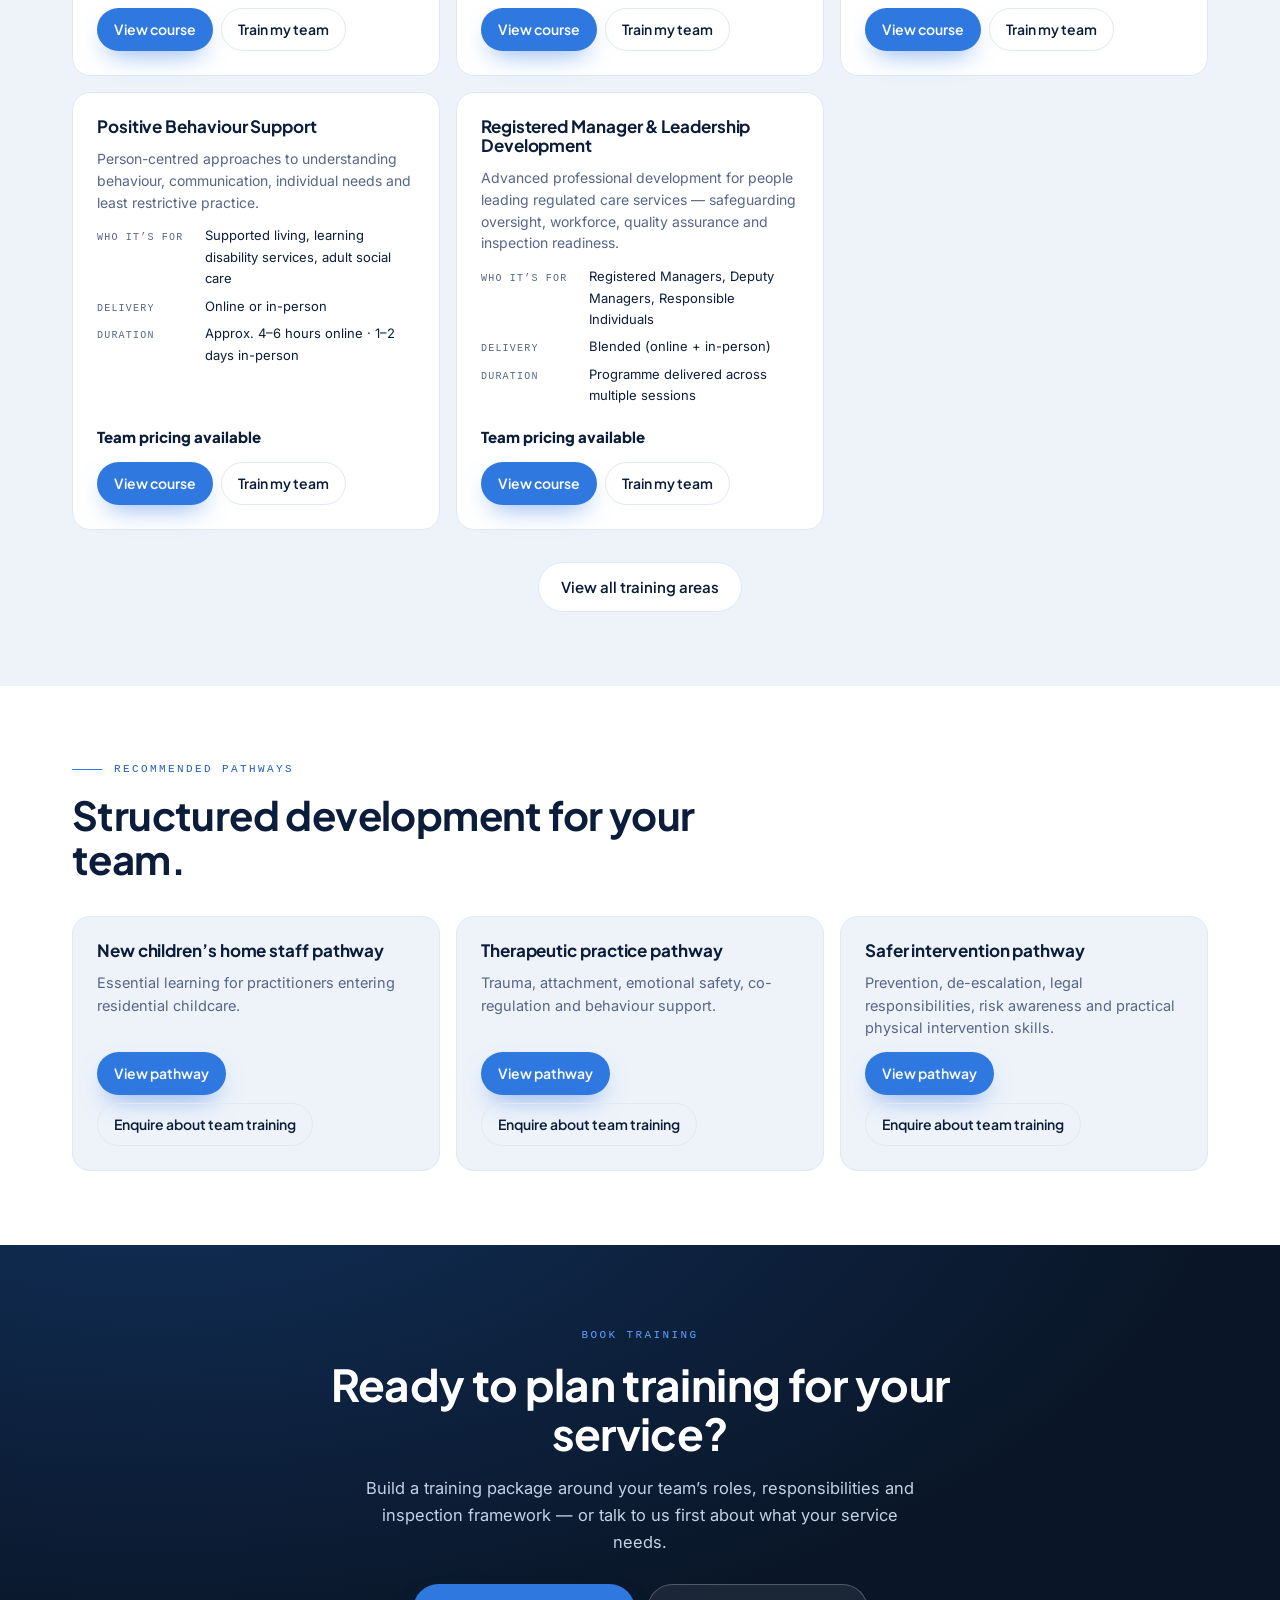
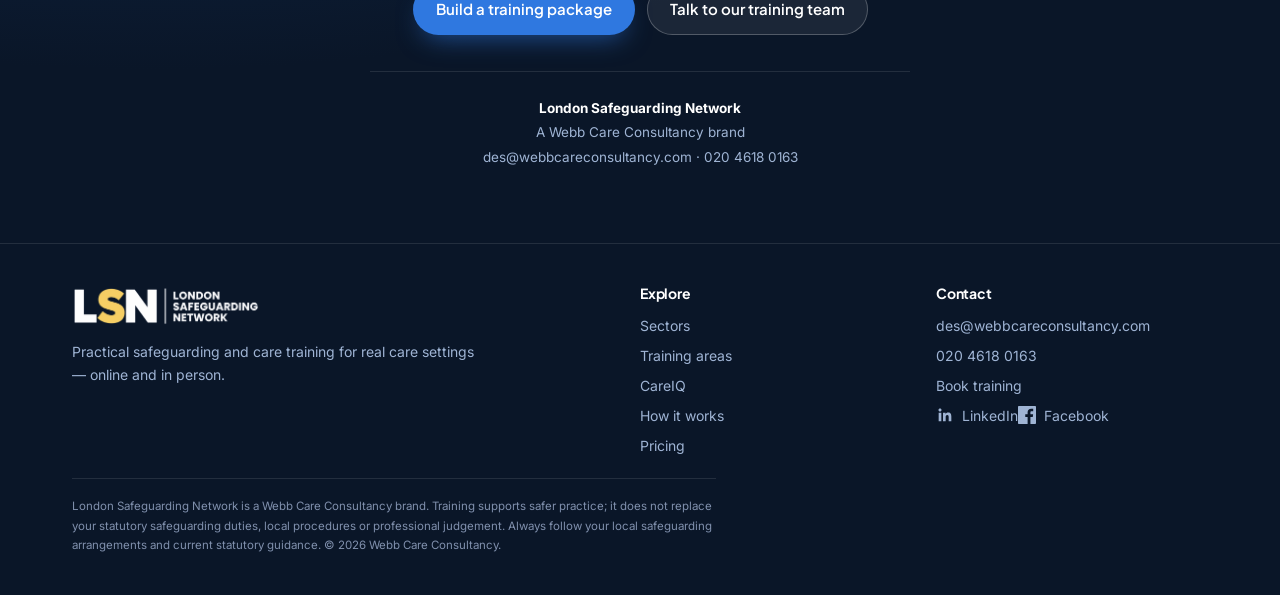
<file: sectors/childrens-homes.html>
<!doctype html>
<html lang="en">
<head>
<meta charset="utf-8">
<meta name="viewport" content="width=device-width, initial-scale=1">
<title>Children&rsquo;s homes &mdash; Training | London Safeguarding Network</title>
<meta name="description" content="Specialist training for residential children's home teams — safeguarding, therapeutic care, behaviour support, leadership and physical intervention.">
<link rel="icon" type="image/png" sizes="32x32" href="/favicon-32.png">
<link rel="icon" type="image/png" sizes="16x16" href="/favicon-16.png">
<link rel="apple-touch-icon" sizes="180x180" href="/apple-touch-icon.png">
<meta property="og:site_name" content="London Safeguarding Network">
<meta property="og:type" content="website">
<meta property="og:title" content="Children's homes — Training | London Safeguarding Network">
<meta property="og:description" content="Specialist training for residential children's home teams — safeguarding, therapeutic care, behaviour support, leadership and physical intervention.">
<meta property="og:url" content="https://lsn-platform.netlify.app/sectors/childrens-homes">
<meta property="og:image" content="https://lsn-platform.netlify.app/og-image.svg">
<meta name="twitter:card" content="summary_large_image">
<meta name="twitter:title" content="Children's homes — Training | LSN">
<meta name="twitter:description" content="Specialist training for residential children's home teams — safeguarding, therapeutic care, behaviour support, leadership and physical intervention.">
<meta name="twitter:image" content="https://lsn-platform.netlify.app/og-image.svg">
<link rel="preconnect" href="https://fonts.googleapis.com">
<link rel="preconnect" href="https://fonts.gstatic.com" crossorigin>
<link href="https://fonts.googleapis.com/css2?family=Plus+Jakarta+Sans:wght@500;600;700;800&family=Inter:wght@400;500;600;700&display=swap" rel="stylesheet">
<link rel="stylesheet" href="/assets/site.css">
<script src="/assets/site.js" defer></script>
  <script
    id="retell-widget"
    data-on-hold-src="https://dashboard.retellai.com/retell-widget-v2.js"
    type="module"
    data-voice-public-key="public_key_ae3f97d05de8cc57a85cc"
    data-voice-agent-id="agent_5f487b5535e1d7dbed88e85038"
    data-title="London Safeguarding Network"
    data-bot-name="LSN Assistant"
    data-fab-text="Talk to our assistant"
    data-theme-color="#0d3d2b"
    data-component-color="#c9a45c"
  ></script>
</head>
<body>

<nav class="nav"><div class="wrap row">
  <a class="brand" href="/"><img class="brand-img" src="/assets/img/lsn-logo-transparent.png" alt="London Safeguarding Network" width="188" height="40"></a>
  <div class="navlinks">
    <a href="/#sectors" aria-current="page">Sectors</a>
    <a href="/#areas">Training areas</a>
    <a href="/careiq">CareIQ</a>
    <a href="/#how">How it works</a>
    <a href="/#pricing">Pricing</a>
  </div>
  <div class="navcta"><a class="btn btn-bl btn-sm" href="#contact">Book training</a></div>
</div></nav>

<main id="top">

  <header class="page-hero"><div class="wrap page-hero-in">
    <span class="eyebrow">Sector &middot; Children&rsquo;s homes</span>
    <h1>Children&rsquo;s homes.</h1>
    <p class="lede">Safeguarding, therapeutic care, behaviour support, leadership and specialist intervention training for residential childcare teams.</p>
    <div class="cta">
      <a class="btn btn-bl" href="/#enquiry-form">Build a training package</a>
      <a class="btn btn-ghost-d" href="tel:02046180163">Talk to our training team</a>
    </div>
  </div></header>

  <section class="sec-intro"><div class="wrap">
    <div class="sec-head">
      <span class="sec-eye"><span class="eyebrow">Training built for children&rsquo;s homes</span></span>
      <h2>Prepared for the responsibilities the role actually carries.</h2>
    </div>
    <div class="prose">
      <p>Working in a children&rsquo;s home means holding responsibility for young people who often carry significant trauma, complex needs and safeguarding risk. Staff need to understand behaviour, professional boundaries, statutory duties and how to respond safely when things escalate &mdash; while inspection expectations and workforce turnover create constant pressure on training.</p>
      <p>Our training is built with those realities in mind: sector-specific, practical and grounded in what really happens on shift.</p>
    </div>
  </div></section>

  <section class="sec-courses"><div class="wrap">
    <div class="sec-head">
      <span class="sec-eye"><span class="eyebrow">Recommended training</span></span>
      <h2>Courses that fit residential childcare.</h2>
    </div>
    <div class="course-grid" data-render="sector-courses" data-slugs="physical-intervention-l3,safeguarding-children,trauma-informed-care,positive-behaviour-support,registered-manager-leadership">
      <article class="course">
        <h3>Level 3 Practitioner Physical Intervention</h3>
        <p class="cshort">A blended Level 3 practitioner programme &mdash; two online theory modules plus a face-to-face practical day covering safe, lawful de-escalation and holds. Suitable for children&rsquo;s services and adult social care.</p>
        <ul class="cmeta">
          <li><span class="k">Modules</span><span>Module 1: Prevention, Proactive Care and De-escalation &middot; Module 2: Legal Framework, Safe Practice and Accountability</span></li>
          <li><span class="k">Delivery</span><span>Blended (online + face-to-face)</span></li>
          <li><span class="k">Duration</span><span>3&ndash;4 hours online &middot; plus a face-to-face practical day arranged with LSN</span></li>
          <li><span class="k">Learning</span><span>14 hours of learning (supports staff CPD records)</span></li>
          <li><span class="k">Accreditation</span><span>Accredited by Advantage Accreditation</span></li>
        </ul>
        <div class="cprice">&pound;200 per staff member</div>
        <div class="cbtns">
          <a class="btn btn-bl btn-sm" href="https://portal.londonsafeguardingnetwork.com/catalogue/f345c2f3-7423-41e9-a253-a810c4ea9af0" target="_blank" rel="noopener">View course</a>
          <a class="btn btn-ghost btn-sm" href="/#enquiry-form">Train my team</a>
        </div>
      </article>
      <article class="course">
        <h3>Safeguarding Children</h3>
        <p class="cshort">Core safeguarding training for people working with children and young people &mdash; recognising risk, thresholds, referral pathways and professional responsibility.</p>
        <ul class="cmeta">
          <li><span class="k">Who it&rsquo;s for</span><span>Children&rsquo;s homes, foster carers, schools, youth-facing services</span></li>
          <li><span class="k">Delivery</span><span>Online or in-person</span></li>
          <li><span class="k">Duration</span><span>Approx. 3&ndash;4 hours online &middot; 1 day in-person</span></li>
        </ul>
        <div class="cprice">Team pricing available</div>
        <div class="cbtns">
          <a class="btn btn-bl btn-sm" href="https://portal.londonsafeguardingnetwork.com/course-catalogue" target="_blank" rel="noopener">View course</a>
          <a class="btn btn-ghost btn-sm" href="/#enquiry-form">Train my team</a>
        </div>
      </article>
      <article class="course">
        <h3>Trauma-Informed Care</h3>
        <p class="cshort">Understand how trauma, previous experiences and unmet needs can influence behaviour &mdash; and how staff can respond with more thoughtful, effective care.</p>
        <ul class="cmeta">
          <li><span class="k">Who it&rsquo;s for</span><span>Residential childcare, therapeutic services, foster carers, care teams</span></li>
          <li><span class="k">Delivery</span><span>Online or in-person</span></li>
          <li><span class="k">Duration</span><span>Approx. 4 hours online &middot; 1 day in-person</span></li>
        </ul>
        <div class="cprice">Team pricing available</div>
        <div class="cbtns">
          <a class="btn btn-bl btn-sm" href="https://portal.londonsafeguardingnetwork.com/course-catalogue" target="_blank" rel="noopener">View course</a>
          <a class="btn btn-ghost btn-sm" href="/#enquiry-form">Train my team</a>
        </div>
      </article>
      <article class="course">
        <h3>Positive Behaviour Support</h3>
        <p class="cshort">Person-centred approaches to understanding behaviour, communication, individual needs and least restrictive practice.</p>
        <ul class="cmeta">
          <li><span class="k">Who it&rsquo;s for</span><span>Supported living, learning disability services, adult social care</span></li>
          <li><span class="k">Delivery</span><span>Online or in-person</span></li>
          <li><span class="k">Duration</span><span>Approx. 4&ndash;6 hours online &middot; 1&ndash;2 days in-person</span></li>
        </ul>
        <div class="cprice">Team pricing available</div>
        <div class="cbtns">
          <a class="btn btn-bl btn-sm" href="https://portal.londonsafeguardingnetwork.com/course-catalogue" target="_blank" rel="noopener">View course</a>
          <a class="btn btn-ghost btn-sm" href="/#enquiry-form">Train my team</a>
        </div>
      </article>
      <article class="course">
        <h3>Registered Manager &amp; Leadership Development</h3>
        <p class="cshort">Advanced professional development for people leading regulated care services &mdash; safeguarding oversight, workforce, quality assurance and inspection readiness.</p>
        <ul class="cmeta">
          <li><span class="k">Who it&rsquo;s for</span><span>Registered Managers, Deputy Managers, Responsible Individuals</span></li>
          <li><span class="k">Delivery</span><span>Blended (online + in-person)</span></li>
          <li><span class="k">Duration</span><span>Programme delivered across multiple sessions</span></li>
        </ul>
        <div class="cprice">Team pricing available</div>
        <div class="cbtns">
          <a class="btn btn-bl btn-sm" href="https://portal.londonsafeguardingnetwork.com/course-catalogue" target="_blank" rel="noopener">View course</a>
          <a class="btn btn-ghost btn-sm" href="/#enquiry-form">Train my team</a>
        </div>
      </article>
    </div>
    <div class="cta-line">
      <a class="btn btn-light" href="/#areas">View all training areas</a>
    </div>
  </div></section>

  <section class="sec-pathways"><div class="wrap">
    <div class="sec-head">
      <span class="sec-eye"><span class="eyebrow">Recommended pathways</span></span>
      <h2>Structured development for your team.</h2>
    </div>
    <div class="pw-grid">
      <article class="pw">
        <h3>New children&rsquo;s home staff pathway</h3>
        <p>Essential learning for practitioners entering residential childcare.</p>
        <div class="pw-btns">
          <a class="btn btn-bl btn-sm" href="#">View pathway</a>
          <a class="btn btn-ghost btn-sm" href="/#enquiry-form">Enquire about team training</a>
        </div>
      </article>
      <article class="pw">
        <h3>Therapeutic practice pathway</h3>
        <p>Trauma, attachment, emotional safety, co-regulation and behaviour support.</p>
        <div class="pw-btns">
          <a class="btn btn-bl btn-sm" href="#">View pathway</a>
          <a class="btn btn-ghost btn-sm" href="/#enquiry-form">Enquire about team training</a>
        </div>
      </article>
      <article class="pw">
        <h3>Safer intervention pathway</h3>
        <p>Prevention, de-escalation, legal responsibilities, risk awareness and practical physical intervention skills.</p>
        <div class="pw-btns">
          <a class="btn btn-bl btn-sm" href="#">View pathway</a>
          <a class="btn btn-ghost btn-sm" href="/#enquiry-form">Enquire about team training</a>
        </div>
      </article>
    </div>
  </div></section>

  <section id="contact" class="page-cta"><div class="wrap">
    <span class="eyebrow">Book training</span>
    <h2>Ready to plan training for your service?</h2>
    <p>Build a training package around your team&rsquo;s roles, responsibilities and inspection framework &mdash; or talk to us first about what your service needs.</p>
    <div class="cta">
      <a class="btn btn-bl" href="/#enquiry-form">Build a training package</a>
      <a class="btn btn-ghost-d" href="tel:02046180163">Talk to our training team</a>
    </div>
    <p class="det"><b style="color:#fff">London Safeguarding Network</b><br>A Webb Care Consultancy brand<br>des@webbcareconsultancy.com &middot; 020 4618 0163</p>
  </div></section>

</main>

<footer><div class="wrap">
  <div class="ftop">
    <div>
      <a class="brand" href="/" style="display:inline-flex;margin-bottom:14px"><img class="brand-img" src="/assets/img/lsn-logo-transparent.png" alt="London Safeguarding Network" width="188" height="40"></a>
      <p style="color:var(--muted-d);font-size:14px;max-width:46ch">Practical safeguarding and care training for real care settings &mdash; online and in person.</p>
    </div>
    <div><h4>Explore</h4><a href="/#sectors">Sectors</a><a href="/#areas">Training areas</a><a href="/careiq">CareIQ</a><a href="/#how">How it works</a><a href="/#pricing">Pricing</a></div>
    <div><h4>Contact</h4><a href="mailto:des@webbcareconsultancy.com">des@webbcareconsultancy.com</a><a href="tel:02046180163">020 4618 0163</a><a href="/#contact">Book training</a><a href="https://www.linkedin.com/company/146690906/" target="_blank" rel="noopener" aria-label="LSN on LinkedIn" style="display:inline-flex;align-items:center;gap:8px"><svg aria-hidden="true" width="18" height="18" viewBox="0 0 24 24" fill="currentColor" style="flex:0 0 auto"><path d="M20.447 20.452h-3.554v-5.569c0-1.328-.027-3.037-1.852-3.037-1.853 0-2.136 1.445-2.136 2.939v5.667H9.351V9h3.414v1.561h.046c.477-.9 1.637-1.85 3.37-1.85 3.601 0 4.267 2.37 4.267 5.455v6.286zM5.337 7.433c-1.144 0-2.063-.926-2.063-2.065 0-1.138.92-2.063 2.063-2.063 1.14 0 2.064.925 2.064 2.063 0 1.139-.925 2.065-2.064 2.065zm1.782 13.019H3.555V9h3.564v11.452z"/></svg><span>LinkedIn</span></a><a href="https://www.facebook.com/profile.php?id=61595002775656" target="_blank" rel="noopener" aria-label="LSN on Facebook" style="display:inline-flex;align-items:center;gap:8px"><svg aria-hidden="true" width="18" height="18" viewBox="0 0 24 24" fill="currentColor" style="flex:0 0 auto"><path d="M22.675 0H1.325C.593 0 0 .593 0 1.325v21.351C0 23.407.593 24 1.325 24H12.82v-9.294H9.692v-3.622h3.128V8.413c0-3.1 1.893-4.788 4.659-4.788 1.325 0 2.463.099 2.795.143v3.24l-1.918.001c-1.504 0-1.795.715-1.795 1.763v2.313h3.587l-.467 3.622h-3.12V24h6.116c.73 0 1.323-.593 1.323-1.325V1.325C24 .593 23.407 0 22.675 0z"/></svg><span>Facebook</span></a></div>
  </div>
  <div class="disc">London Safeguarding Network is a Webb Care Consultancy brand. Training supports safer practice; it does not replace your statutory safeguarding duties, local procedures or professional judgement. Always follow your local safeguarding arrangements and current statutory guidance. &copy; 2026 Webb Care Consultancy.</div>
</div></footer>

</body>
</html>
</file>
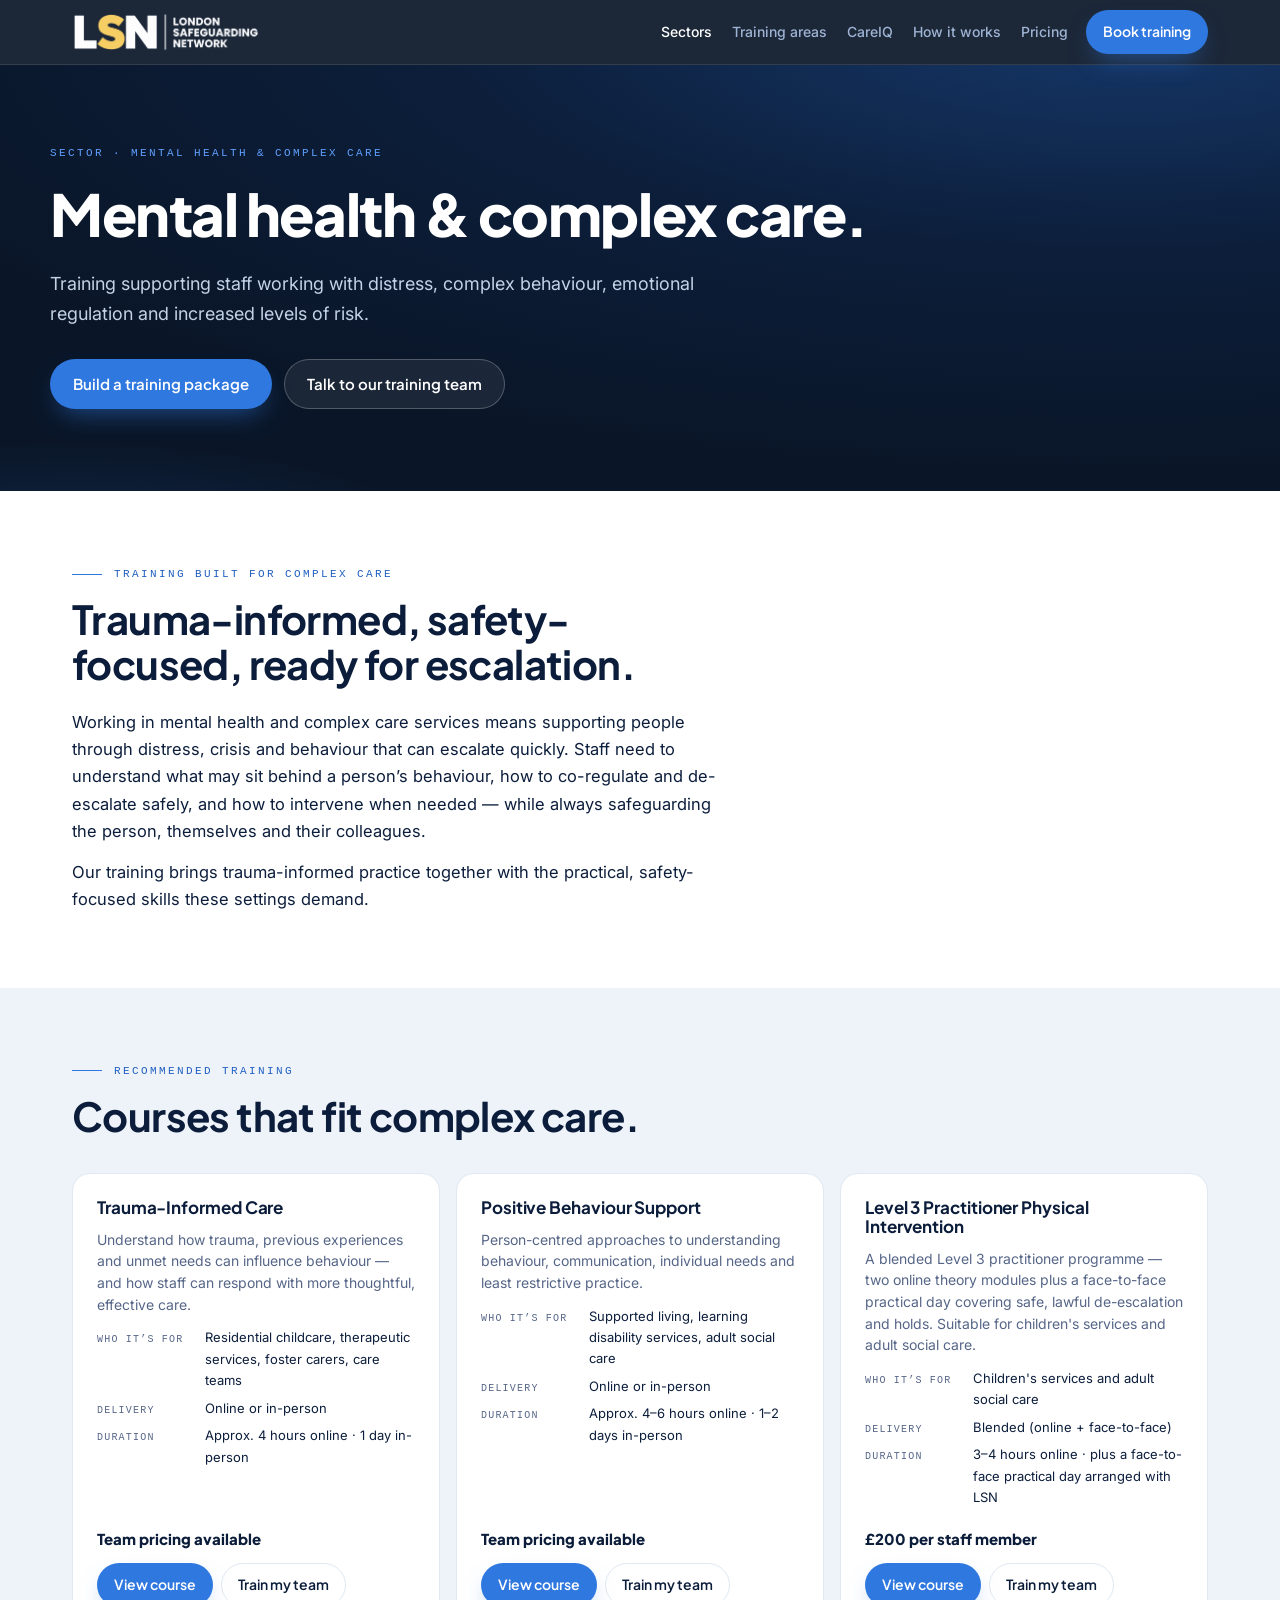
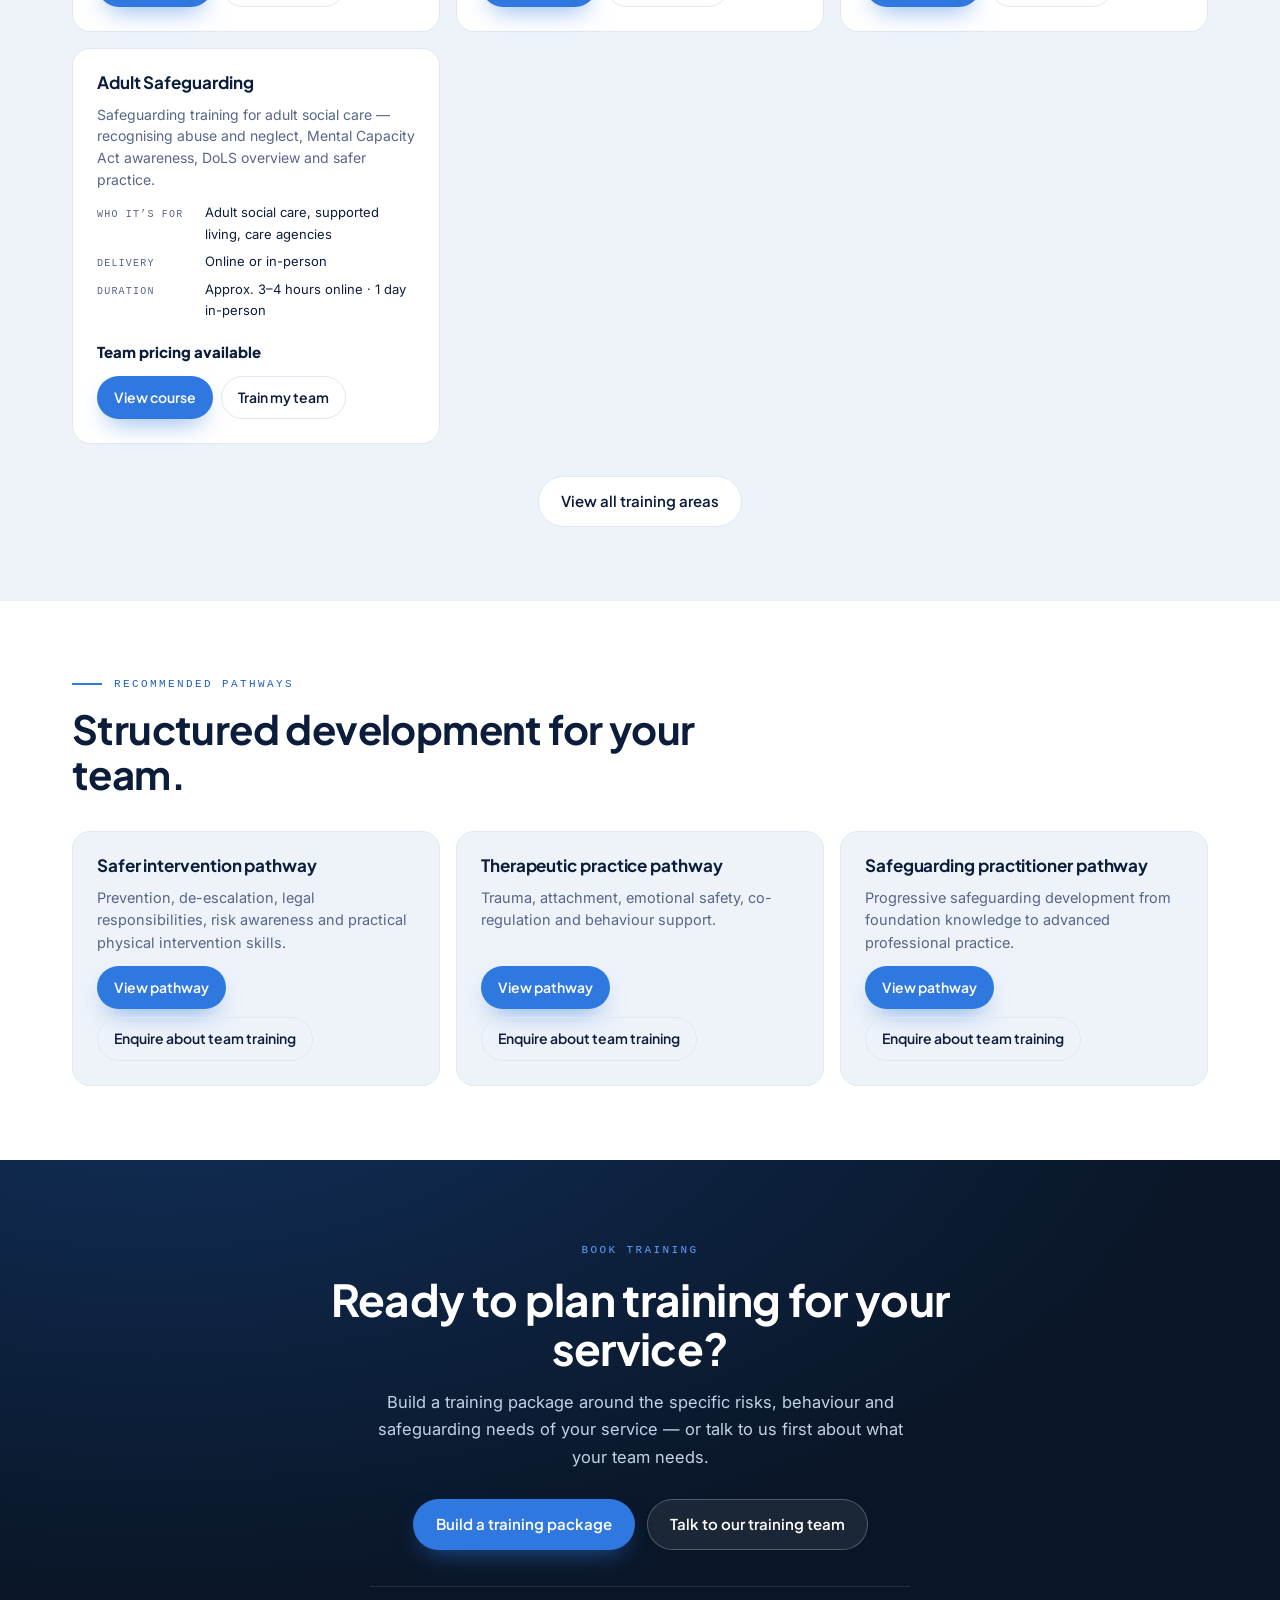
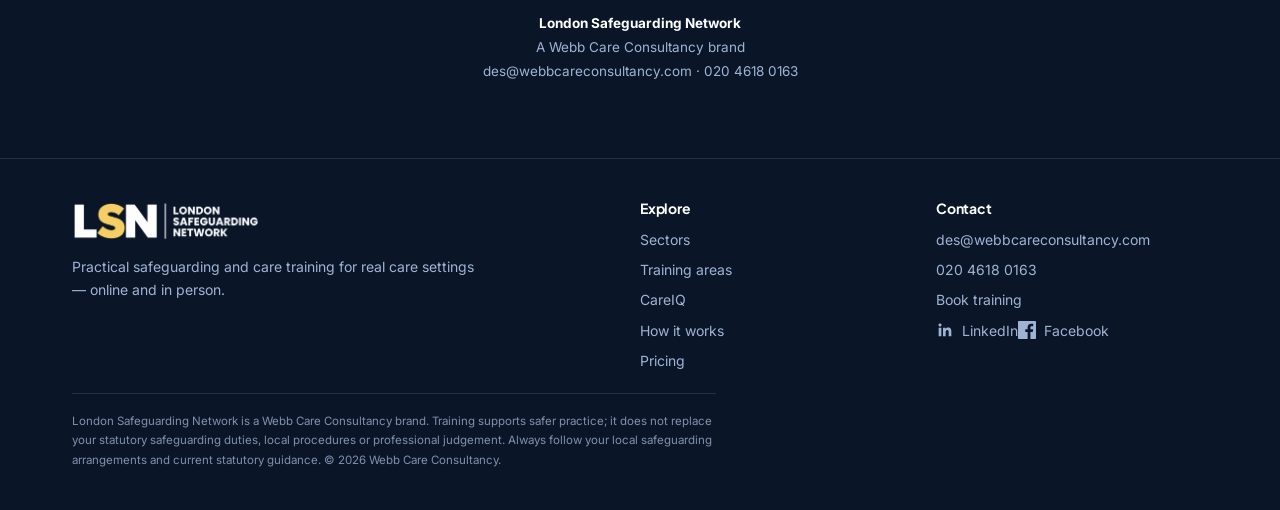
<file: sectors/mental-health-complex-care.html>
<!doctype html>
<html lang="en">
<head>
<meta charset="utf-8">
<meta name="viewport" content="width=device-width, initial-scale=1">
<title>Mental health &amp; complex care &mdash; Training | London Safeguarding Network</title>
<meta name="description" content="Training for mental health and complex care teams — trauma-informed practice, Positive Behaviour Support, safeguarding and safer physical intervention.">
<link rel="icon" type="image/png" sizes="32x32" href="/favicon-32.png">
<link rel="icon" type="image/png" sizes="16x16" href="/favicon-16.png">
<link rel="apple-touch-icon" sizes="180x180" href="/apple-touch-icon.png">
<meta property="og:site_name" content="London Safeguarding Network">
<meta property="og:type" content="website">
<meta property="og:title" content="Mental health &amp; complex care — Training | London Safeguarding Network">
<meta property="og:description" content="Training for mental health and complex care teams — trauma-informed practice, Positive Behaviour Support, safeguarding and safer physical intervention.">
<meta property="og:url" content="https://lsn-platform.netlify.app/sectors/mental-health-complex-care">
<meta property="og:image" content="https://lsn-platform.netlify.app/og-image.svg">
<meta name="twitter:card" content="summary_large_image">
<meta name="twitter:title" content="Mental health &amp; complex care — Training | LSN">
<meta name="twitter:description" content="Training for mental health and complex care teams — trauma-informed practice, Positive Behaviour Support, safeguarding and safer physical intervention.">
<meta name="twitter:image" content="https://lsn-platform.netlify.app/og-image.svg">
<link rel="preconnect" href="https://fonts.googleapis.com">
<link rel="preconnect" href="https://fonts.gstatic.com" crossorigin>
<link href="https://fonts.googleapis.com/css2?family=Plus+Jakarta+Sans:wght@500;600;700;800&family=Inter:wght@400;500;600;700&display=swap" rel="stylesheet">
<link rel="stylesheet" href="/assets/site.css">
<script src="/assets/site.js" defer></script>
  <script
    id="retell-widget"
    data-on-hold-src="https://dashboard.retellai.com/retell-widget-v2.js"
    type="module"
    data-voice-public-key="public_key_ae3f97d05de8cc57a85cc"
    data-voice-agent-id="agent_5f487b5535e1d7dbed88e85038"
    data-title="London Safeguarding Network"
    data-bot-name="LSN Assistant"
    data-fab-text="Talk to our assistant"
    data-theme-color="#0d3d2b"
    data-component-color="#c9a45c"
  ></script>
</head>
<body>

<nav class="nav"><div class="wrap row">
  <a class="brand" href="/"><img class="brand-img" src="/assets/img/lsn-logo-transparent.png" alt="London Safeguarding Network" width="188" height="40"></a>
  <div class="navlinks">
    <a href="/#sectors" aria-current="page">Sectors</a>
    <a href="/#areas">Training areas</a>
    <a href="/careiq">CareIQ</a>
    <a href="/#how">How it works</a>
    <a href="/#pricing">Pricing</a>
  </div>
  <div class="navcta"><a class="btn btn-bl btn-sm" href="#contact">Book training</a></div>
</div></nav>

<main id="top">

  <header class="page-hero"><div class="wrap page-hero-in">
    <span class="eyebrow">Sector &middot; Mental health &amp; complex care</span>
    <h1>Mental health &amp; complex care.</h1>
    <p class="lede">Training supporting staff working with distress, complex behaviour, emotional regulation and increased levels of risk.</p>
    <div class="cta">
      <a class="btn btn-bl" href="/#enquiry-form">Build a training package</a>
      <a class="btn btn-ghost-d" href="tel:02046180163">Talk to our training team</a>
    </div>
  </div></header>

  <section class="sec-intro"><div class="wrap">
    <div class="sec-head">
      <span class="sec-eye"><span class="eyebrow">Training built for complex care</span></span>
      <h2>Trauma-informed, safety-focused, ready for escalation.</h2>
    </div>
    <div class="prose">
      <p>Working in mental health and complex care services means supporting people through distress, crisis and behaviour that can escalate quickly. Staff need to understand what may sit behind a person&rsquo;s behaviour, how to co-regulate and de-escalate safely, and how to intervene when needed &mdash; while always safeguarding the person, themselves and their colleagues.</p>
      <p>Our training brings trauma-informed practice together with the practical, safety-focused skills these settings demand.</p>
    </div>
  </div></section>

  <section class="sec-courses"><div class="wrap">
    <div class="sec-head">
      <span class="sec-eye"><span class="eyebrow">Recommended training</span></span>
      <h2>Courses that fit complex care.</h2>
    </div>
    <div class="course-grid" data-render="sector-courses" data-slugs="trauma-informed-care,positive-behaviour-support,physical-intervention-l3,adult-safeguarding">
      <article class="course">
        <h3>Trauma-Informed Care</h3>
        <p class="cshort">Understand how trauma, previous experiences and unmet needs can influence behaviour &mdash; and how staff can respond with more thoughtful, effective care.</p>
        <ul class="cmeta">
          <li><span class="k">Who it&rsquo;s for</span><span>Residential childcare, therapeutic services, foster carers, care teams</span></li>
          <li><span class="k">Delivery</span><span>Online or in-person</span></li>
          <li><span class="k">Duration</span><span>Approx. 4 hours online &middot; 1 day in-person</span></li>
        </ul>
        <div class="cprice">Team pricing available</div>
        <div class="cbtns">
          <a class="btn btn-bl btn-sm" href="https://portal.londonsafeguardingnetwork.com/course-catalogue" target="_blank" rel="noopener">View course</a>
          <a class="btn btn-ghost btn-sm" href="/#enquiry-form">Train my team</a>
        </div>
      </article>
      <article class="course">
        <h3>Positive Behaviour Support</h3>
        <p class="cshort">Person-centred approaches to understanding behaviour, communication, individual needs and least restrictive practice.</p>
        <ul class="cmeta">
          <li><span class="k">Who it&rsquo;s for</span><span>Supported living, learning disability services, adult social care</span></li>
          <li><span class="k">Delivery</span><span>Online or in-person</span></li>
          <li><span class="k">Duration</span><span>Approx. 4&ndash;6 hours online &middot; 1&ndash;2 days in-person</span></li>
        </ul>
        <div class="cprice">Team pricing available</div>
        <div class="cbtns">
          <a class="btn btn-bl btn-sm" href="https://portal.londonsafeguardingnetwork.com/course-catalogue" target="_blank" rel="noopener">View course</a>
          <a class="btn btn-ghost btn-sm" href="/#enquiry-form">Train my team</a>
        </div>
      </article>
      <article class="course">
        <h3>Level 3 Practitioner Physical Intervention</h3>
        <p class="cshort">A blended Level 3 practitioner programme &mdash; two online theory modules plus a face-to-face practical day covering safe, lawful de-escalation and holds. Suitable for children&rsquo;s services and adult social care.</p>
        <ul class="cmeta">
          <li><span class="k">Modules</span><span>Module 1: Prevention, Proactive Care and De-escalation &middot; Module 2: Legal Framework, Safe Practice and Accountability</span></li>
          <li><span class="k">Delivery</span><span>Blended (online + face-to-face)</span></li>
          <li><span class="k">Duration</span><span>3&ndash;4 hours online &middot; plus a face-to-face practical day arranged with LSN</span></li>
          <li><span class="k">Learning</span><span>14 hours of learning (supports staff CPD records)</span></li>
          <li><span class="k">Accreditation</span><span>Accredited by Advantage Accreditation</span></li>
        </ul>
        <div class="cprice">&pound;200 per staff member</div>
        <div class="cbtns">
          <a class="btn btn-bl btn-sm" href="https://portal.londonsafeguardingnetwork.com/catalogue/f345c2f3-7423-41e9-a253-a810c4ea9af0" target="_blank" rel="noopener">View course</a>
          <a class="btn btn-ghost btn-sm" href="/#enquiry-form">Train my team</a>
        </div>
      </article>
      <article class="course">
        <h3>Adult Safeguarding</h3>
        <p class="cshort">Safeguarding training for adult social care &mdash; recognising abuse and neglect, Mental Capacity Act awareness, DoLS overview and safer practice.</p>
        <ul class="cmeta">
          <li><span class="k">Who it&rsquo;s for</span><span>Adult social care, supported living, care agencies</span></li>
          <li><span class="k">Delivery</span><span>Online or in-person</span></li>
          <li><span class="k">Duration</span><span>Approx. 3&ndash;4 hours online &middot; 1 day in-person</span></li>
        </ul>
        <div class="cprice">Team pricing available</div>
        <div class="cbtns">
          <a class="btn btn-bl btn-sm" href="https://portal.londonsafeguardingnetwork.com/course-catalogue" target="_blank" rel="noopener">View course</a>
          <a class="btn btn-ghost btn-sm" href="/#enquiry-form">Train my team</a>
        </div>
      </article>
    </div>
    <div class="cta-line">
      <a class="btn btn-light" href="/#areas">View all training areas</a>
    </div>
  </div></section>

  <section class="sec-pathways"><div class="wrap">
    <div class="sec-head">
      <span class="sec-eye"><span class="eyebrow">Recommended pathways</span></span>
      <h2>Structured development for your team.</h2>
    </div>
    <div class="pw-grid">
      <article class="pw">
        <h3>Safer intervention pathway</h3>
        <p>Prevention, de-escalation, legal responsibilities, risk awareness and practical physical intervention skills.</p>
        <div class="pw-btns">
          <a class="btn btn-bl btn-sm" href="#">View pathway</a>
          <a class="btn btn-ghost btn-sm" href="/#enquiry-form">Enquire about team training</a>
        </div>
      </article>
      <article class="pw">
        <h3>Therapeutic practice pathway</h3>
        <p>Trauma, attachment, emotional safety, co-regulation and behaviour support.</p>
        <div class="pw-btns">
          <a class="btn btn-bl btn-sm" href="#">View pathway</a>
          <a class="btn btn-ghost btn-sm" href="/#enquiry-form">Enquire about team training</a>
        </div>
      </article>
      <article class="pw">
        <h3>Safeguarding practitioner pathway</h3>
        <p>Progressive safeguarding development from foundation knowledge to advanced professional practice.</p>
        <div class="pw-btns">
          <a class="btn btn-bl btn-sm" href="#">View pathway</a>
          <a class="btn btn-ghost btn-sm" href="/#enquiry-form">Enquire about team training</a>
        </div>
      </article>
    </div>
  </div></section>

  <section id="contact" class="page-cta"><div class="wrap">
    <span class="eyebrow">Book training</span>
    <h2>Ready to plan training for your service?</h2>
    <p>Build a training package around the specific risks, behaviour and safeguarding needs of your service &mdash; or talk to us first about what your team needs.</p>
    <div class="cta">
      <a class="btn btn-bl" href="/#enquiry-form">Build a training package</a>
      <a class="btn btn-ghost-d" href="tel:02046180163">Talk to our training team</a>
    </div>
    <p class="det"><b style="color:#fff">London Safeguarding Network</b><br>A Webb Care Consultancy brand<br>des@webbcareconsultancy.com &middot; 020 4618 0163</p>
  </div></section>

</main>

<footer><div class="wrap">
  <div class="ftop">
    <div>
      <a class="brand" href="/" style="display:inline-flex;margin-bottom:14px"><img class="brand-img" src="/assets/img/lsn-logo-transparent.png" alt="London Safeguarding Network" width="188" height="40"></a>
      <p style="color:var(--muted-d);font-size:14px;max-width:46ch">Practical safeguarding and care training for real care settings &mdash; online and in person.</p>
    </div>
    <div><h4>Explore</h4><a href="/#sectors">Sectors</a><a href="/#areas">Training areas</a><a href="/careiq">CareIQ</a><a href="/#how">How it works</a><a href="/#pricing">Pricing</a></div>
    <div><h4>Contact</h4><a href="mailto:des@webbcareconsultancy.com">des@webbcareconsultancy.com</a><a href="tel:02046180163">020 4618 0163</a><a href="/#contact">Book training</a><a href="https://www.linkedin.com/company/146690906/" target="_blank" rel="noopener" aria-label="LSN on LinkedIn" style="display:inline-flex;align-items:center;gap:8px"><svg aria-hidden="true" width="18" height="18" viewBox="0 0 24 24" fill="currentColor" style="flex:0 0 auto"><path d="M20.447 20.452h-3.554v-5.569c0-1.328-.027-3.037-1.852-3.037-1.853 0-2.136 1.445-2.136 2.939v5.667H9.351V9h3.414v1.561h.046c.477-.9 1.637-1.85 3.37-1.85 3.601 0 4.267 2.37 4.267 5.455v6.286zM5.337 7.433c-1.144 0-2.063-.926-2.063-2.065 0-1.138.92-2.063 2.063-2.063 1.14 0 2.064.925 2.064 2.063 0 1.139-.925 2.065-2.064 2.065zm1.782 13.019H3.555V9h3.564v11.452z"/></svg><span>LinkedIn</span></a><a href="https://www.facebook.com/profile.php?id=61595002775656" target="_blank" rel="noopener" aria-label="LSN on Facebook" style="display:inline-flex;align-items:center;gap:8px"><svg aria-hidden="true" width="18" height="18" viewBox="0 0 24 24" fill="currentColor" style="flex:0 0 auto"><path d="M22.675 0H1.325C.593 0 0 .593 0 1.325v21.351C0 23.407.593 24 1.325 24H12.82v-9.294H9.692v-3.622h3.128V8.413c0-3.1 1.893-4.788 4.659-4.788 1.325 0 2.463.099 2.795.143v3.24l-1.918.001c-1.504 0-1.795.715-1.795 1.763v2.313h3.587l-.467 3.622h-3.12V24h6.116c.73 0 1.323-.593 1.323-1.325V1.325C24 .593 23.407 0 22.675 0z"/></svg><span>Facebook</span></a></div>
  </div>
  <div class="disc">London Safeguarding Network is a Webb Care Consultancy brand. Training supports safer practice; it does not replace your statutory safeguarding duties, local procedures or professional judgement. Always follow your local safeguarding arrangements and current statutory guidance. &copy; 2026 Webb Care Consultancy.</div>
</div></footer>

</body>
</html>
</file>
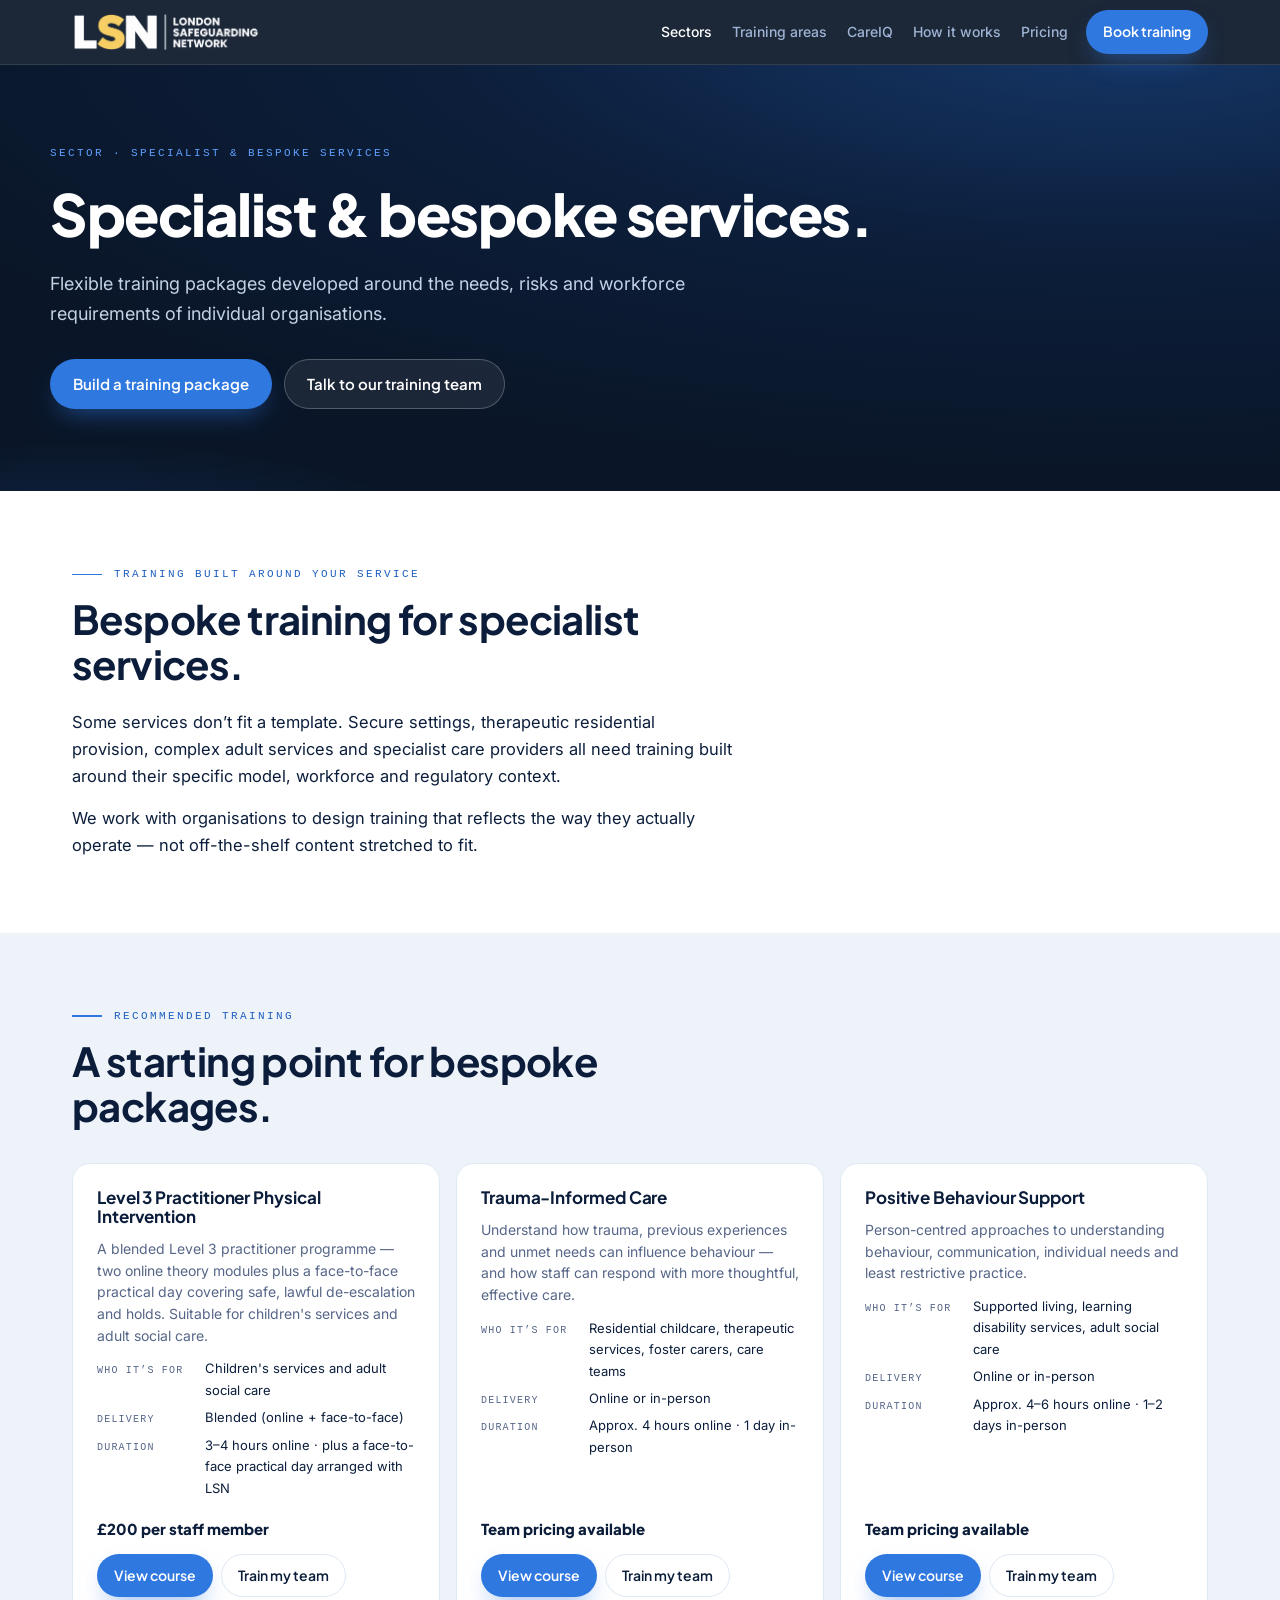
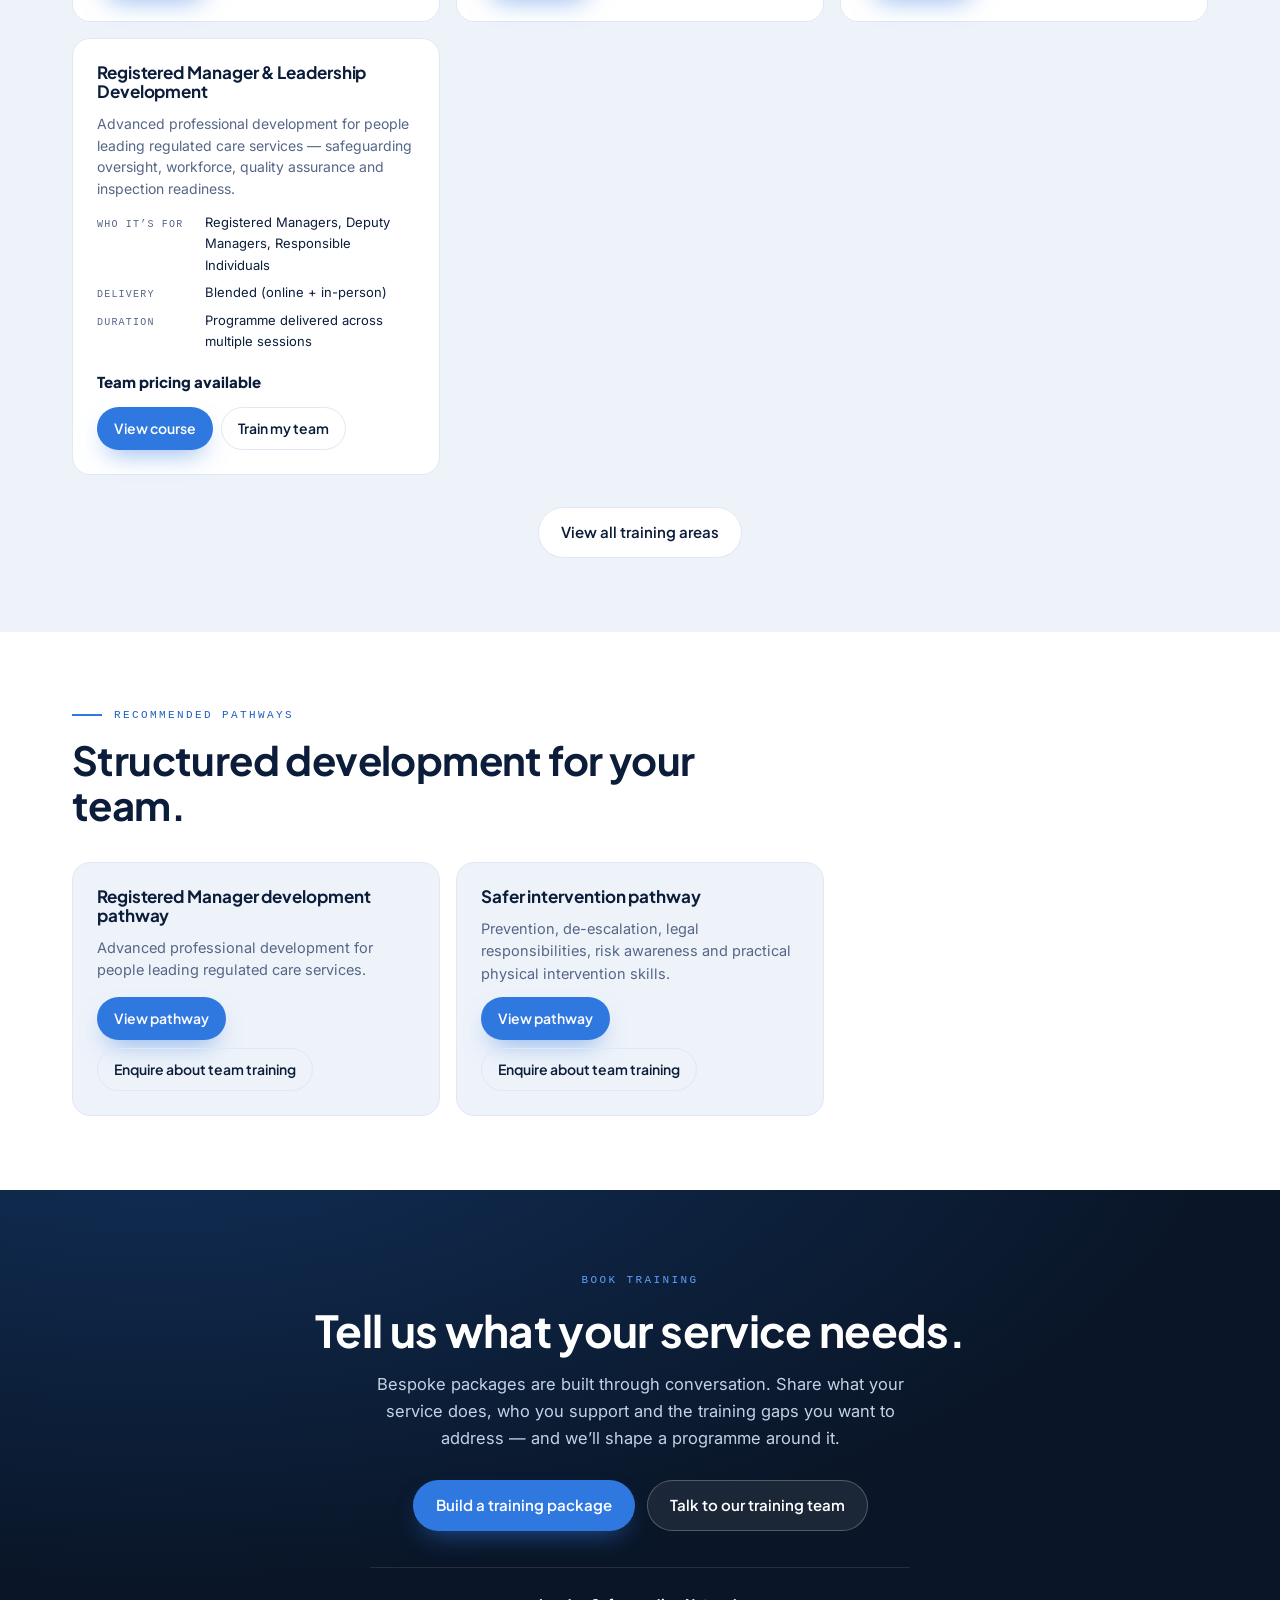
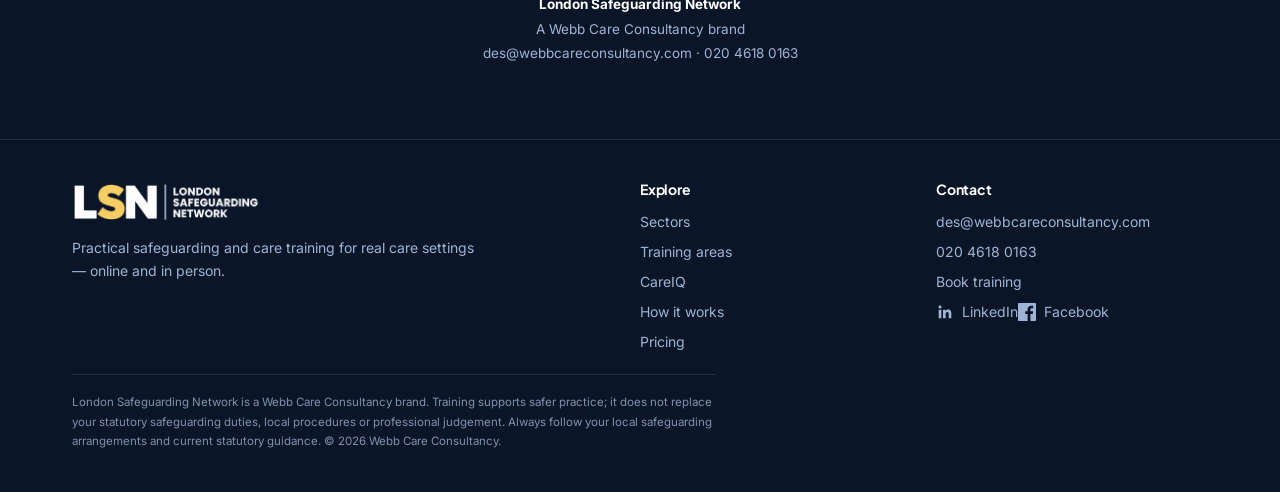
<file: sectors/specialist-bespoke-services.html>
<!doctype html>
<html lang="en">
<head>
<meta charset="utf-8">
<meta name="viewport" content="width=device-width, initial-scale=1">
<title>Specialist &amp; bespoke services &mdash; Training | London Safeguarding Network</title>
<meta name="description" content="Bespoke training packages built around the needs, risks and workforce requirements of specialist care providers — safeguarding, therapeutic practice, intervention and leadership.">
<link rel="icon" type="image/png" sizes="32x32" href="/favicon-32.png">
<link rel="icon" type="image/png" sizes="16x16" href="/favicon-16.png">
<link rel="apple-touch-icon" sizes="180x180" href="/apple-touch-icon.png">
<meta property="og:site_name" content="London Safeguarding Network">
<meta property="og:type" content="website">
<meta property="og:title" content="Specialist &amp; bespoke services — Training | London Safeguarding Network">
<meta property="og:description" content="Bespoke training packages built around the needs, risks and workforce requirements of specialist care providers — safeguarding, therapeutic practice, intervention and leadership.">
<meta property="og:url" content="https://lsn-platform.netlify.app/sectors/specialist-bespoke-services">
<meta property="og:image" content="https://lsn-platform.netlify.app/og-image.svg">
<meta name="twitter:card" content="summary_large_image">
<meta name="twitter:title" content="Specialist &amp; bespoke services — Training | LSN">
<meta name="twitter:description" content="Bespoke training packages built around the needs, risks and workforce requirements of specialist care providers — safeguarding, therapeutic practice, intervention and leadership.">
<meta name="twitter:image" content="https://lsn-platform.netlify.app/og-image.svg">
<link rel="preconnect" href="https://fonts.googleapis.com">
<link rel="preconnect" href="https://fonts.gstatic.com" crossorigin>
<link href="https://fonts.googleapis.com/css2?family=Plus+Jakarta+Sans:wght@500;600;700;800&family=Inter:wght@400;500;600;700&display=swap" rel="stylesheet">
<link rel="stylesheet" href="/assets/site.css">
<script src="/assets/site.js" defer></script>
  <script
    id="retell-widget"
    data-on-hold-src="https://dashboard.retellai.com/retell-widget-v2.js"
    type="module"
    data-voice-public-key="public_key_ae3f97d05de8cc57a85cc"
    data-voice-agent-id="agent_5f487b5535e1d7dbed88e85038"
    data-title="London Safeguarding Network"
    data-bot-name="LSN Assistant"
    data-fab-text="Talk to our assistant"
    data-theme-color="#0d3d2b"
    data-component-color="#c9a45c"
  ></script>
</head>
<body>

<nav class="nav"><div class="wrap row">
  <a class="brand" href="/"><img class="brand-img" src="/assets/img/lsn-logo-transparent.png" alt="London Safeguarding Network" width="188" height="40"></a>
  <div class="navlinks">
    <a href="/#sectors" aria-current="page">Sectors</a>
    <a href="/#areas">Training areas</a>
    <a href="/careiq">CareIQ</a>
    <a href="/#how">How it works</a>
    <a href="/#pricing">Pricing</a>
  </div>
  <div class="navcta"><a class="btn btn-bl btn-sm" href="#contact">Book training</a></div>
</div></nav>

<main id="top">

  <header class="page-hero"><div class="wrap page-hero-in">
    <span class="eyebrow">Sector &middot; Specialist &amp; bespoke services</span>
    <h1>Specialist &amp; bespoke services.</h1>
    <p class="lede">Flexible training packages developed around the needs, risks and workforce requirements of individual organisations.</p>
    <div class="cta">
      <a class="btn btn-bl" href="/#enquiry-form">Build a training package</a>
      <a class="btn btn-ghost-d" href="tel:02046180163">Talk to our training team</a>
    </div>
  </div></header>

  <section class="sec-intro"><div class="wrap">
    <div class="sec-head">
      <span class="sec-eye"><span class="eyebrow">Training built around your service</span></span>
      <h2>Bespoke training for specialist services.</h2>
    </div>
    <div class="prose">
      <p>Some services don&rsquo;t fit a template. Secure settings, therapeutic residential provision, complex adult services and specialist care providers all need training built around their specific model, workforce and regulatory context.</p>
      <p>We work with organisations to design training that reflects the way they actually operate &mdash; not off-the-shelf content stretched to fit.</p>
    </div>
  </div></section>

  <section class="sec-courses"><div class="wrap">
    <div class="sec-head">
      <span class="sec-eye"><span class="eyebrow">Recommended training</span></span>
      <h2>A starting point for bespoke packages.</h2>
    </div>
    <div class="course-grid" data-render="sector-courses" data-slugs="physical-intervention-l3,trauma-informed-care,positive-behaviour-support,registered-manager-leadership">
      <article class="course">
        <h3>Level 3 Practitioner Physical Intervention</h3>
        <p class="cshort">A blended Level 3 practitioner programme &mdash; two online theory modules plus a face-to-face practical day covering safe, lawful de-escalation and holds. Suitable for children&rsquo;s services and adult social care.</p>
        <ul class="cmeta">
          <li><span class="k">Modules</span><span>Module 1: Prevention, Proactive Care and De-escalation &middot; Module 2: Legal Framework, Safe Practice and Accountability</span></li>
          <li><span class="k">Delivery</span><span>Blended (online + face-to-face)</span></li>
          <li><span class="k">Duration</span><span>3&ndash;4 hours online &middot; plus a face-to-face practical day arranged with LSN</span></li>
          <li><span class="k">Learning</span><span>14 hours of learning (supports staff CPD records)</span></li>
          <li><span class="k">Accreditation</span><span>Accredited by Advantage Accreditation</span></li>
        </ul>
        <div class="cprice">&pound;200 per staff member</div>
        <div class="cbtns">
          <a class="btn btn-bl btn-sm" href="https://portal.londonsafeguardingnetwork.com/catalogue/f345c2f3-7423-41e9-a253-a810c4ea9af0" target="_blank" rel="noopener">View course</a>
          <a class="btn btn-ghost btn-sm" href="/#enquiry-form">Train my team</a>
        </div>
      </article>
      <article class="course">
        <h3>Trauma-Informed Care</h3>
        <p class="cshort">Understand how trauma, previous experiences and unmet needs can influence behaviour &mdash; and how staff can respond with more thoughtful, effective care.</p>
        <ul class="cmeta">
          <li><span class="k">Who it&rsquo;s for</span><span>Residential childcare, therapeutic services, foster carers, care teams</span></li>
          <li><span class="k">Delivery</span><span>Online or in-person</span></li>
          <li><span class="k">Duration</span><span>Approx. 4 hours online &middot; 1 day in-person</span></li>
        </ul>
        <div class="cprice">Team pricing available</div>
        <div class="cbtns">
          <a class="btn btn-bl btn-sm" href="https://portal.londonsafeguardingnetwork.com/course-catalogue" target="_blank" rel="noopener">View course</a>
          <a class="btn btn-ghost btn-sm" href="/#enquiry-form">Train my team</a>
        </div>
      </article>
      <article class="course">
        <h3>Positive Behaviour Support</h3>
        <p class="cshort">Person-centred approaches to understanding behaviour, communication, individual needs and least restrictive practice.</p>
        <ul class="cmeta">
          <li><span class="k">Who it&rsquo;s for</span><span>Supported living, learning disability services, adult social care</span></li>
          <li><span class="k">Delivery</span><span>Online or in-person</span></li>
          <li><span class="k">Duration</span><span>Approx. 4&ndash;6 hours online &middot; 1&ndash;2 days in-person</span></li>
        </ul>
        <div class="cprice">Team pricing available</div>
        <div class="cbtns">
          <a class="btn btn-bl btn-sm" href="https://portal.londonsafeguardingnetwork.com/course-catalogue" target="_blank" rel="noopener">View course</a>
          <a class="btn btn-ghost btn-sm" href="/#enquiry-form">Train my team</a>
        </div>
      </article>
      <article class="course">
        <h3>Registered Manager &amp; Leadership Development</h3>
        <p class="cshort">Advanced professional development for people leading regulated care services &mdash; safeguarding oversight, workforce, quality assurance and inspection readiness.</p>
        <ul class="cmeta">
          <li><span class="k">Who it&rsquo;s for</span><span>Registered Managers, Deputy Managers, Responsible Individuals</span></li>
          <li><span class="k">Delivery</span><span>Blended (online + in-person)</span></li>
          <li><span class="k">Duration</span><span>Programme delivered across multiple sessions</span></li>
        </ul>
        <div class="cprice">Team pricing available</div>
        <div class="cbtns">
          <a class="btn btn-bl btn-sm" href="https://portal.londonsafeguardingnetwork.com/course-catalogue" target="_blank" rel="noopener">View course</a>
          <a class="btn btn-ghost btn-sm" href="/#enquiry-form">Train my team</a>
        </div>
      </article>
    </div>
    <div class="cta-line">
      <a class="btn btn-light" href="/#areas">View all training areas</a>
    </div>
  </div></section>

  <section class="sec-pathways"><div class="wrap">
    <div class="sec-head">
      <span class="sec-eye"><span class="eyebrow">Recommended pathways</span></span>
      <h2>Structured development for your team.</h2>
    </div>
    <div class="pw-grid">
      <article class="pw">
        <h3>Registered Manager development pathway</h3>
        <p>Advanced professional development for people leading regulated care services.</p>
        <div class="pw-btns">
          <a class="btn btn-bl btn-sm" href="#">View pathway</a>
          <a class="btn btn-ghost btn-sm" href="/#enquiry-form">Enquire about team training</a>
        </div>
      </article>
      <article class="pw">
        <h3>Safer intervention pathway</h3>
        <p>Prevention, de-escalation, legal responsibilities, risk awareness and practical physical intervention skills.</p>
        <div class="pw-btns">
          <a class="btn btn-bl btn-sm" href="#">View pathway</a>
          <a class="btn btn-ghost btn-sm" href="/#enquiry-form">Enquire about team training</a>
        </div>
      </article>
    </div>
  </div></section>

  <section id="contact" class="page-cta"><div class="wrap">
    <span class="eyebrow">Book training</span>
    <h2>Tell us what your service needs.</h2>
    <p>Bespoke packages are built through conversation. Share what your service does, who you support and the training gaps you want to address &mdash; and we&rsquo;ll shape a programme around it.</p>
    <div class="cta">
      <a class="btn btn-bl" href="/#enquiry-form">Build a training package</a>
      <a class="btn btn-ghost-d" href="tel:02046180163">Talk to our training team</a>
    </div>
    <p class="det"><b style="color:#fff">London Safeguarding Network</b><br>A Webb Care Consultancy brand<br>des@webbcareconsultancy.com &middot; 020 4618 0163</p>
  </div></section>

</main>

<footer><div class="wrap">
  <div class="ftop">
    <div>
      <a class="brand" href="/" style="display:inline-flex;margin-bottom:14px"><img class="brand-img" src="/assets/img/lsn-logo-transparent.png" alt="London Safeguarding Network" width="188" height="40"></a>
      <p style="color:var(--muted-d);font-size:14px;max-width:46ch">Practical safeguarding and care training for real care settings &mdash; online and in person.</p>
    </div>
    <div><h4>Explore</h4><a href="/#sectors">Sectors</a><a href="/#areas">Training areas</a><a href="/careiq">CareIQ</a><a href="/#how">How it works</a><a href="/#pricing">Pricing</a></div>
    <div><h4>Contact</h4><a href="mailto:des@webbcareconsultancy.com">des@webbcareconsultancy.com</a><a href="tel:02046180163">020 4618 0163</a><a href="/#contact">Book training</a><a href="https://www.linkedin.com/company/146690906/" target="_blank" rel="noopener" aria-label="LSN on LinkedIn" style="display:inline-flex;align-items:center;gap:8px"><svg aria-hidden="true" width="18" height="18" viewBox="0 0 24 24" fill="currentColor" style="flex:0 0 auto"><path d="M20.447 20.452h-3.554v-5.569c0-1.328-.027-3.037-1.852-3.037-1.853 0-2.136 1.445-2.136 2.939v5.667H9.351V9h3.414v1.561h.046c.477-.9 1.637-1.85 3.37-1.85 3.601 0 4.267 2.37 4.267 5.455v6.286zM5.337 7.433c-1.144 0-2.063-.926-2.063-2.065 0-1.138.92-2.063 2.063-2.063 1.14 0 2.064.925 2.064 2.063 0 1.139-.925 2.065-2.064 2.065zm1.782 13.019H3.555V9h3.564v11.452z"/></svg><span>LinkedIn</span></a><a href="https://www.facebook.com/profile.php?id=61595002775656" target="_blank" rel="noopener" aria-label="LSN on Facebook" style="display:inline-flex;align-items:center;gap:8px"><svg aria-hidden="true" width="18" height="18" viewBox="0 0 24 24" fill="currentColor" style="flex:0 0 auto"><path d="M22.675 0H1.325C.593 0 0 .593 0 1.325v21.351C0 23.407.593 24 1.325 24H12.82v-9.294H9.692v-3.622h3.128V8.413c0-3.1 1.893-4.788 4.659-4.788 1.325 0 2.463.099 2.795.143v3.24l-1.918.001c-1.504 0-1.795.715-1.795 1.763v2.313h3.587l-.467 3.622h-3.12V24h6.116c.73 0 1.323-.593 1.323-1.325V1.325C24 .593 23.407 0 22.675 0z"/></svg><span>Facebook</span></a></div>
  </div>
  <div class="disc">London Safeguarding Network is a Webb Care Consultancy brand. Training supports safer practice; it does not replace your statutory safeguarding duties, local procedures or professional judgement. Always follow your local safeguarding arrangements and current statutory guidance. &copy; 2026 Webb Care Consultancy.</div>
</div></footer>

</body>
</html>
</file>
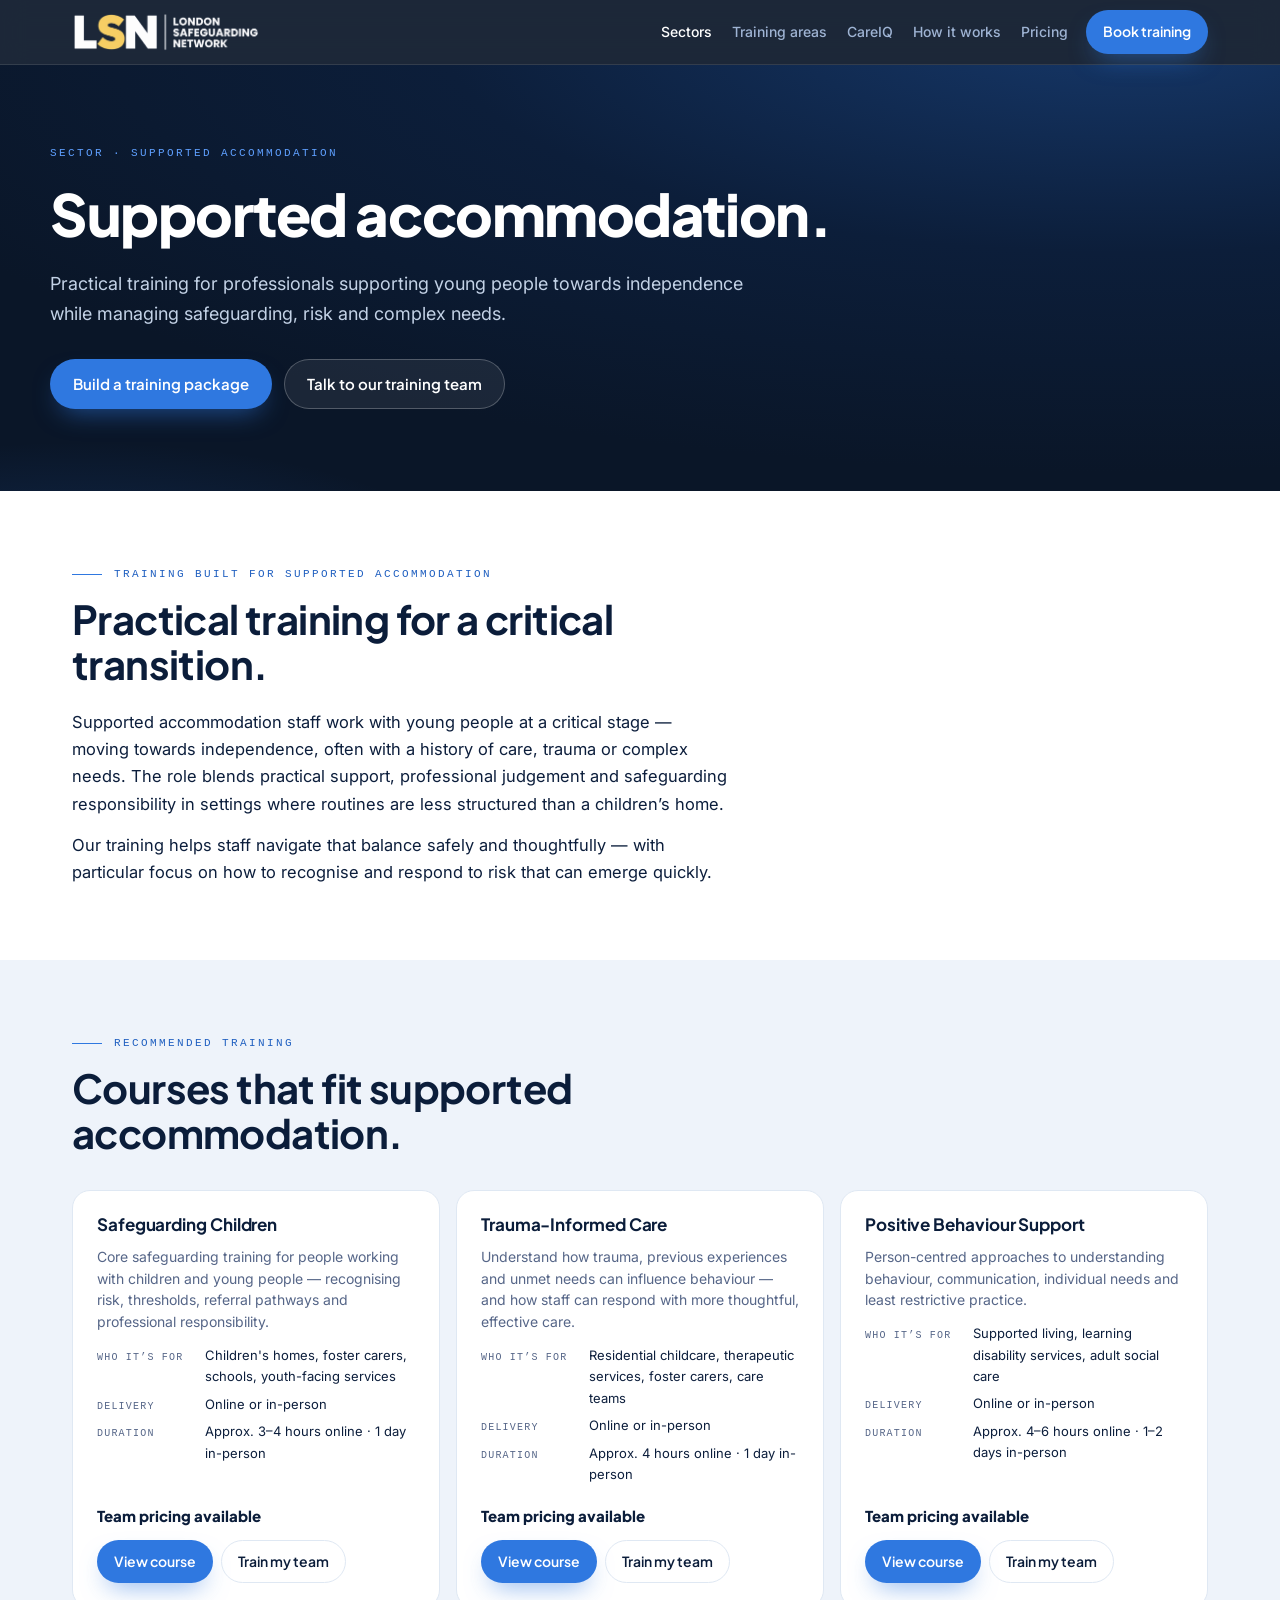
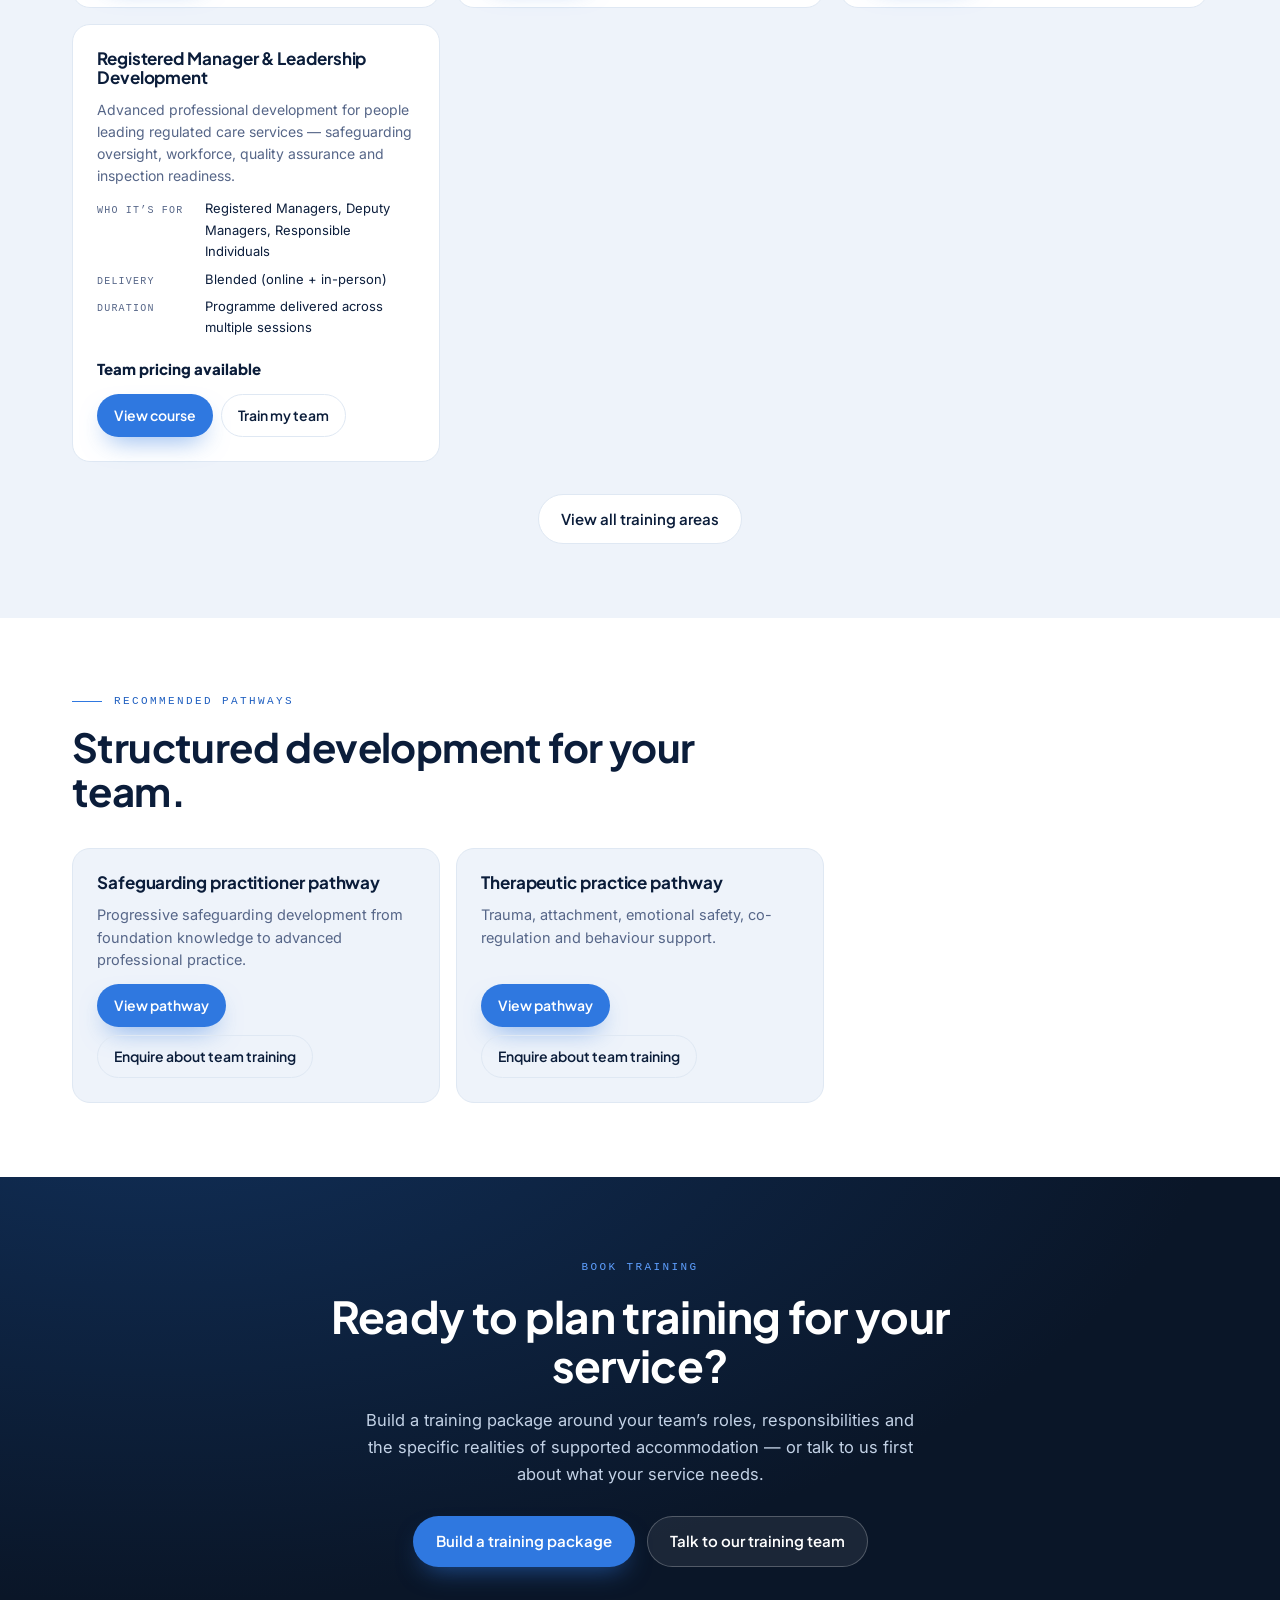
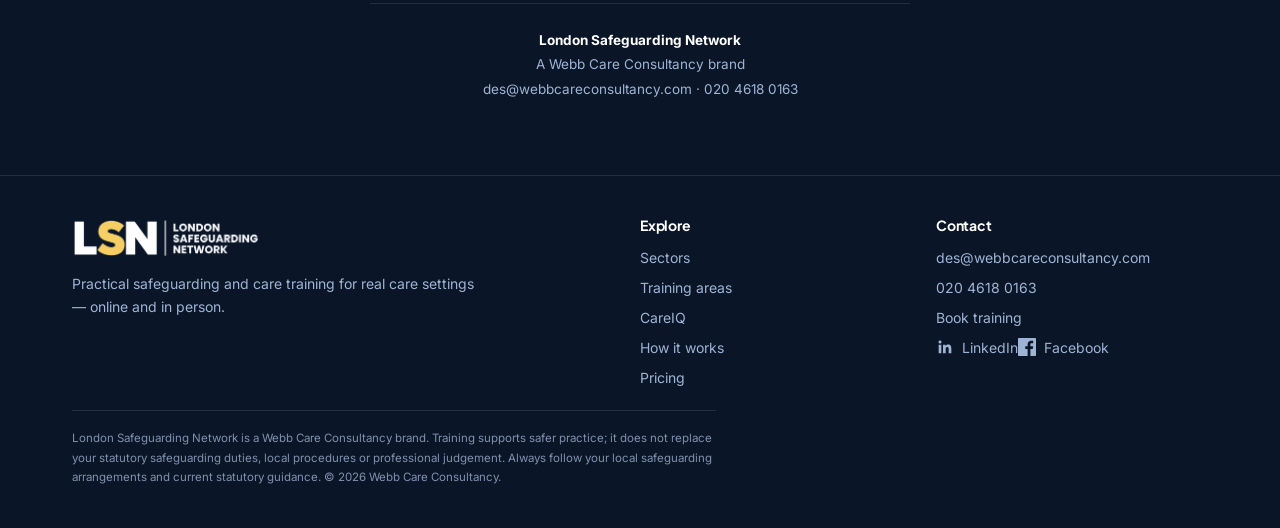
<file: sectors/supported-accommodation.html>
<!doctype html>
<html lang="en">
<head>
<meta charset="utf-8">
<meta name="viewport" content="width=device-width, initial-scale=1">
<title>Supported accommodation &mdash; Training | London Safeguarding Network</title>
<meta name="description" content="Training for supported accommodation teams working with young people towards independence — safeguarding, trauma-informed practice, behaviour support and leadership.">
<link rel="icon" type="image/png" sizes="32x32" href="/favicon-32.png">
<link rel="icon" type="image/png" sizes="16x16" href="/favicon-16.png">
<link rel="apple-touch-icon" sizes="180x180" href="/apple-touch-icon.png">
<meta property="og:site_name" content="London Safeguarding Network">
<meta property="og:type" content="website">
<meta property="og:title" content="Supported accommodation — Training | London Safeguarding Network">
<meta property="og:description" content="Training for supported accommodation teams working with young people towards independence — safeguarding, trauma-informed practice, behaviour support and leadership.">
<meta property="og:url" content="https://lsn-platform.netlify.app/sectors/supported-accommodation">
<meta property="og:image" content="https://lsn-platform.netlify.app/og-image.svg">
<meta name="twitter:card" content="summary_large_image">
<meta name="twitter:title" content="Supported accommodation — Training | LSN">
<meta name="twitter:description" content="Training for supported accommodation teams working with young people towards independence — safeguarding, trauma-informed practice, behaviour support and leadership.">
<meta name="twitter:image" content="https://lsn-platform.netlify.app/og-image.svg">
<link rel="preconnect" href="https://fonts.googleapis.com">
<link rel="preconnect" href="https://fonts.gstatic.com" crossorigin>
<link href="https://fonts.googleapis.com/css2?family=Plus+Jakarta+Sans:wght@500;600;700;800&family=Inter:wght@400;500;600;700&display=swap" rel="stylesheet">
<link rel="stylesheet" href="/assets/site.css">
<script src="/assets/site.js" defer></script>
  <script
    id="retell-widget"
    data-on-hold-src="https://dashboard.retellai.com/retell-widget-v2.js"
    type="module"
    data-voice-public-key="public_key_ae3f97d05de8cc57a85cc"
    data-voice-agent-id="agent_5f487b5535e1d7dbed88e85038"
    data-title="London Safeguarding Network"
    data-bot-name="LSN Assistant"
    data-fab-text="Talk to our assistant"
    data-theme-color="#0d3d2b"
    data-component-color="#c9a45c"
  ></script>
</head>
<body>

<nav class="nav"><div class="wrap row">
  <a class="brand" href="/"><img class="brand-img" src="/assets/img/lsn-logo-transparent.png" alt="London Safeguarding Network" width="188" height="40"></a>
  <div class="navlinks">
    <a href="/#sectors" aria-current="page">Sectors</a>
    <a href="/#areas">Training areas</a>
    <a href="/careiq">CareIQ</a>
    <a href="/#how">How it works</a>
    <a href="/#pricing">Pricing</a>
  </div>
  <div class="navcta"><a class="btn btn-bl btn-sm" href="#contact">Book training</a></div>
</div></nav>

<main id="top">

  <header class="page-hero"><div class="wrap page-hero-in">
    <span class="eyebrow">Sector &middot; Supported accommodation</span>
    <h1>Supported accommodation.</h1>
    <p class="lede">Practical training for professionals supporting young people towards independence while managing safeguarding, risk and complex needs.</p>
    <div class="cta">
      <a class="btn btn-bl" href="/#enquiry-form">Build a training package</a>
      <a class="btn btn-ghost-d" href="tel:02046180163">Talk to our training team</a>
    </div>
  </div></header>

  <section class="sec-intro"><div class="wrap">
    <div class="sec-head">
      <span class="sec-eye"><span class="eyebrow">Training built for supported accommodation</span></span>
      <h2>Practical training for a critical transition.</h2>
    </div>
    <div class="prose">
      <p>Supported accommodation staff work with young people at a critical stage &mdash; moving towards independence, often with a history of care, trauma or complex needs. The role blends practical support, professional judgement and safeguarding responsibility in settings where routines are less structured than a children&rsquo;s home.</p>
      <p>Our training helps staff navigate that balance safely and thoughtfully &mdash; with particular focus on how to recognise and respond to risk that can emerge quickly.</p>
    </div>
  </div></section>

  <section class="sec-courses"><div class="wrap">
    <div class="sec-head">
      <span class="sec-eye"><span class="eyebrow">Recommended training</span></span>
      <h2>Courses that fit supported accommodation.</h2>
    </div>
    <div class="course-grid" data-render="sector-courses" data-slugs="safeguarding-children,trauma-informed-care,positive-behaviour-support,registered-manager-leadership">
      <article class="course">
        <h3>Safeguarding Children</h3>
        <p class="cshort">Core safeguarding training for people working with children and young people &mdash; recognising risk, thresholds, referral pathways and professional responsibility.</p>
        <ul class="cmeta">
          <li><span class="k">Who it&rsquo;s for</span><span>Children&rsquo;s homes, foster carers, schools, youth-facing services</span></li>
          <li><span class="k">Delivery</span><span>Online or in-person</span></li>
          <li><span class="k">Duration</span><span>Approx. 3&ndash;4 hours online &middot; 1 day in-person</span></li>
        </ul>
        <div class="cprice">Team pricing available</div>
        <div class="cbtns">
          <a class="btn btn-bl btn-sm" href="https://portal.londonsafeguardingnetwork.com/course-catalogue" target="_blank" rel="noopener">View course</a>
          <a class="btn btn-ghost btn-sm" href="/#enquiry-form">Train my team</a>
        </div>
      </article>
      <article class="course">
        <h3>Trauma-Informed Care</h3>
        <p class="cshort">Understand how trauma, previous experiences and unmet needs can influence behaviour &mdash; and how staff can respond with more thoughtful, effective care.</p>
        <ul class="cmeta">
          <li><span class="k">Who it&rsquo;s for</span><span>Residential childcare, therapeutic services, foster carers, care teams</span></li>
          <li><span class="k">Delivery</span><span>Online or in-person</span></li>
          <li><span class="k">Duration</span><span>Approx. 4 hours online &middot; 1 day in-person</span></li>
        </ul>
        <div class="cprice">Team pricing available</div>
        <div class="cbtns">
          <a class="btn btn-bl btn-sm" href="https://portal.londonsafeguardingnetwork.com/course-catalogue" target="_blank" rel="noopener">View course</a>
          <a class="btn btn-ghost btn-sm" href="/#enquiry-form">Train my team</a>
        </div>
      </article>
      <article class="course">
        <h3>Positive Behaviour Support</h3>
        <p class="cshort">Person-centred approaches to understanding behaviour, communication, individual needs and least restrictive practice.</p>
        <ul class="cmeta">
          <li><span class="k">Who it&rsquo;s for</span><span>Supported living, learning disability services, adult social care</span></li>
          <li><span class="k">Delivery</span><span>Online or in-person</span></li>
          <li><span class="k">Duration</span><span>Approx. 4&ndash;6 hours online &middot; 1&ndash;2 days in-person</span></li>
        </ul>
        <div class="cprice">Team pricing available</div>
        <div class="cbtns">
          <a class="btn btn-bl btn-sm" href="https://portal.londonsafeguardingnetwork.com/course-catalogue" target="_blank" rel="noopener">View course</a>
          <a class="btn btn-ghost btn-sm" href="/#enquiry-form">Train my team</a>
        </div>
      </article>
      <article class="course">
        <h3>Registered Manager &amp; Leadership Development</h3>
        <p class="cshort">Advanced professional development for people leading regulated care services &mdash; safeguarding oversight, workforce, quality assurance and inspection readiness.</p>
        <ul class="cmeta">
          <li><span class="k">Who it&rsquo;s for</span><span>Registered Managers, Deputy Managers, Responsible Individuals</span></li>
          <li><span class="k">Delivery</span><span>Blended (online + in-person)</span></li>
          <li><span class="k">Duration</span><span>Programme delivered across multiple sessions</span></li>
        </ul>
        <div class="cprice">Team pricing available</div>
        <div class="cbtns">
          <a class="btn btn-bl btn-sm" href="https://portal.londonsafeguardingnetwork.com/course-catalogue" target="_blank" rel="noopener">View course</a>
          <a class="btn btn-ghost btn-sm" href="/#enquiry-form">Train my team</a>
        </div>
      </article>
    </div>
    <div class="cta-line">
      <a class="btn btn-light" href="/#areas">View all training areas</a>
    </div>
  </div></section>

  <section class="sec-pathways"><div class="wrap">
    <div class="sec-head">
      <span class="sec-eye"><span class="eyebrow">Recommended pathways</span></span>
      <h2>Structured development for your team.</h2>
    </div>
    <div class="pw-grid">
      <article class="pw">
        <h3>Safeguarding practitioner pathway</h3>
        <p>Progressive safeguarding development from foundation knowledge to advanced professional practice.</p>
        <div class="pw-btns">
          <a class="btn btn-bl btn-sm" href="#">View pathway</a>
          <a class="btn btn-ghost btn-sm" href="/#enquiry-form">Enquire about team training</a>
        </div>
      </article>
      <article class="pw">
        <h3>Therapeutic practice pathway</h3>
        <p>Trauma, attachment, emotional safety, co-regulation and behaviour support.</p>
        <div class="pw-btns">
          <a class="btn btn-bl btn-sm" href="#">View pathway</a>
          <a class="btn btn-ghost btn-sm" href="/#enquiry-form">Enquire about team training</a>
        </div>
      </article>
    </div>
  </div></section>

  <section id="contact" class="page-cta"><div class="wrap">
    <span class="eyebrow">Book training</span>
    <h2>Ready to plan training for your service?</h2>
    <p>Build a training package around your team&rsquo;s roles, responsibilities and the specific realities of supported accommodation &mdash; or talk to us first about what your service needs.</p>
    <div class="cta">
      <a class="btn btn-bl" href="/#enquiry-form">Build a training package</a>
      <a class="btn btn-ghost-d" href="tel:02046180163">Talk to our training team</a>
    </div>
    <p class="det"><b style="color:#fff">London Safeguarding Network</b><br>A Webb Care Consultancy brand<br>des@webbcareconsultancy.com &middot; 020 4618 0163</p>
  </div></section>

</main>

<footer><div class="wrap">
  <div class="ftop">
    <div>
      <a class="brand" href="/" style="display:inline-flex;margin-bottom:14px"><img class="brand-img" src="/assets/img/lsn-logo-transparent.png" alt="London Safeguarding Network" width="188" height="40"></a>
      <p style="color:var(--muted-d);font-size:14px;max-width:46ch">Practical safeguarding and care training for real care settings &mdash; online and in person.</p>
    </div>
    <div><h4>Explore</h4><a href="/#sectors">Sectors</a><a href="/#areas">Training areas</a><a href="/careiq">CareIQ</a><a href="/#how">How it works</a><a href="/#pricing">Pricing</a></div>
    <div><h4>Contact</h4><a href="mailto:des@webbcareconsultancy.com">des@webbcareconsultancy.com</a><a href="tel:02046180163">020 4618 0163</a><a href="/#contact">Book training</a><a href="https://www.linkedin.com/company/146690906/" target="_blank" rel="noopener" aria-label="LSN on LinkedIn" style="display:inline-flex;align-items:center;gap:8px"><svg aria-hidden="true" width="18" height="18" viewBox="0 0 24 24" fill="currentColor" style="flex:0 0 auto"><path d="M20.447 20.452h-3.554v-5.569c0-1.328-.027-3.037-1.852-3.037-1.853 0-2.136 1.445-2.136 2.939v5.667H9.351V9h3.414v1.561h.046c.477-.9 1.637-1.85 3.37-1.85 3.601 0 4.267 2.37 4.267 5.455v6.286zM5.337 7.433c-1.144 0-2.063-.926-2.063-2.065 0-1.138.92-2.063 2.063-2.063 1.14 0 2.064.925 2.064 2.063 0 1.139-.925 2.065-2.064 2.065zm1.782 13.019H3.555V9h3.564v11.452z"/></svg><span>LinkedIn</span></a><a href="https://www.facebook.com/profile.php?id=61595002775656" target="_blank" rel="noopener" aria-label="LSN on Facebook" style="display:inline-flex;align-items:center;gap:8px"><svg aria-hidden="true" width="18" height="18" viewBox="0 0 24 24" fill="currentColor" style="flex:0 0 auto"><path d="M22.675 0H1.325C.593 0 0 .593 0 1.325v21.351C0 23.407.593 24 1.325 24H12.82v-9.294H9.692v-3.622h3.128V8.413c0-3.1 1.893-4.788 4.659-4.788 1.325 0 2.463.099 2.795.143v3.24l-1.918.001c-1.504 0-1.795.715-1.795 1.763v2.313h3.587l-.467 3.622h-3.12V24h6.116c.73 0 1.323-.593 1.323-1.325V1.325C24 .593 23.407 0 22.675 0z"/></svg><span>Facebook</span></a></div>
  </div>
  <div class="disc">London Safeguarding Network is a Webb Care Consultancy brand. Training supports safer practice; it does not replace your statutory safeguarding duties, local procedures or professional judgement. Always follow your local safeguarding arrangements and current statutory guidance. &copy; 2026 Webb Care Consultancy.</div>
</div></footer>

</body>
</html>
</file>
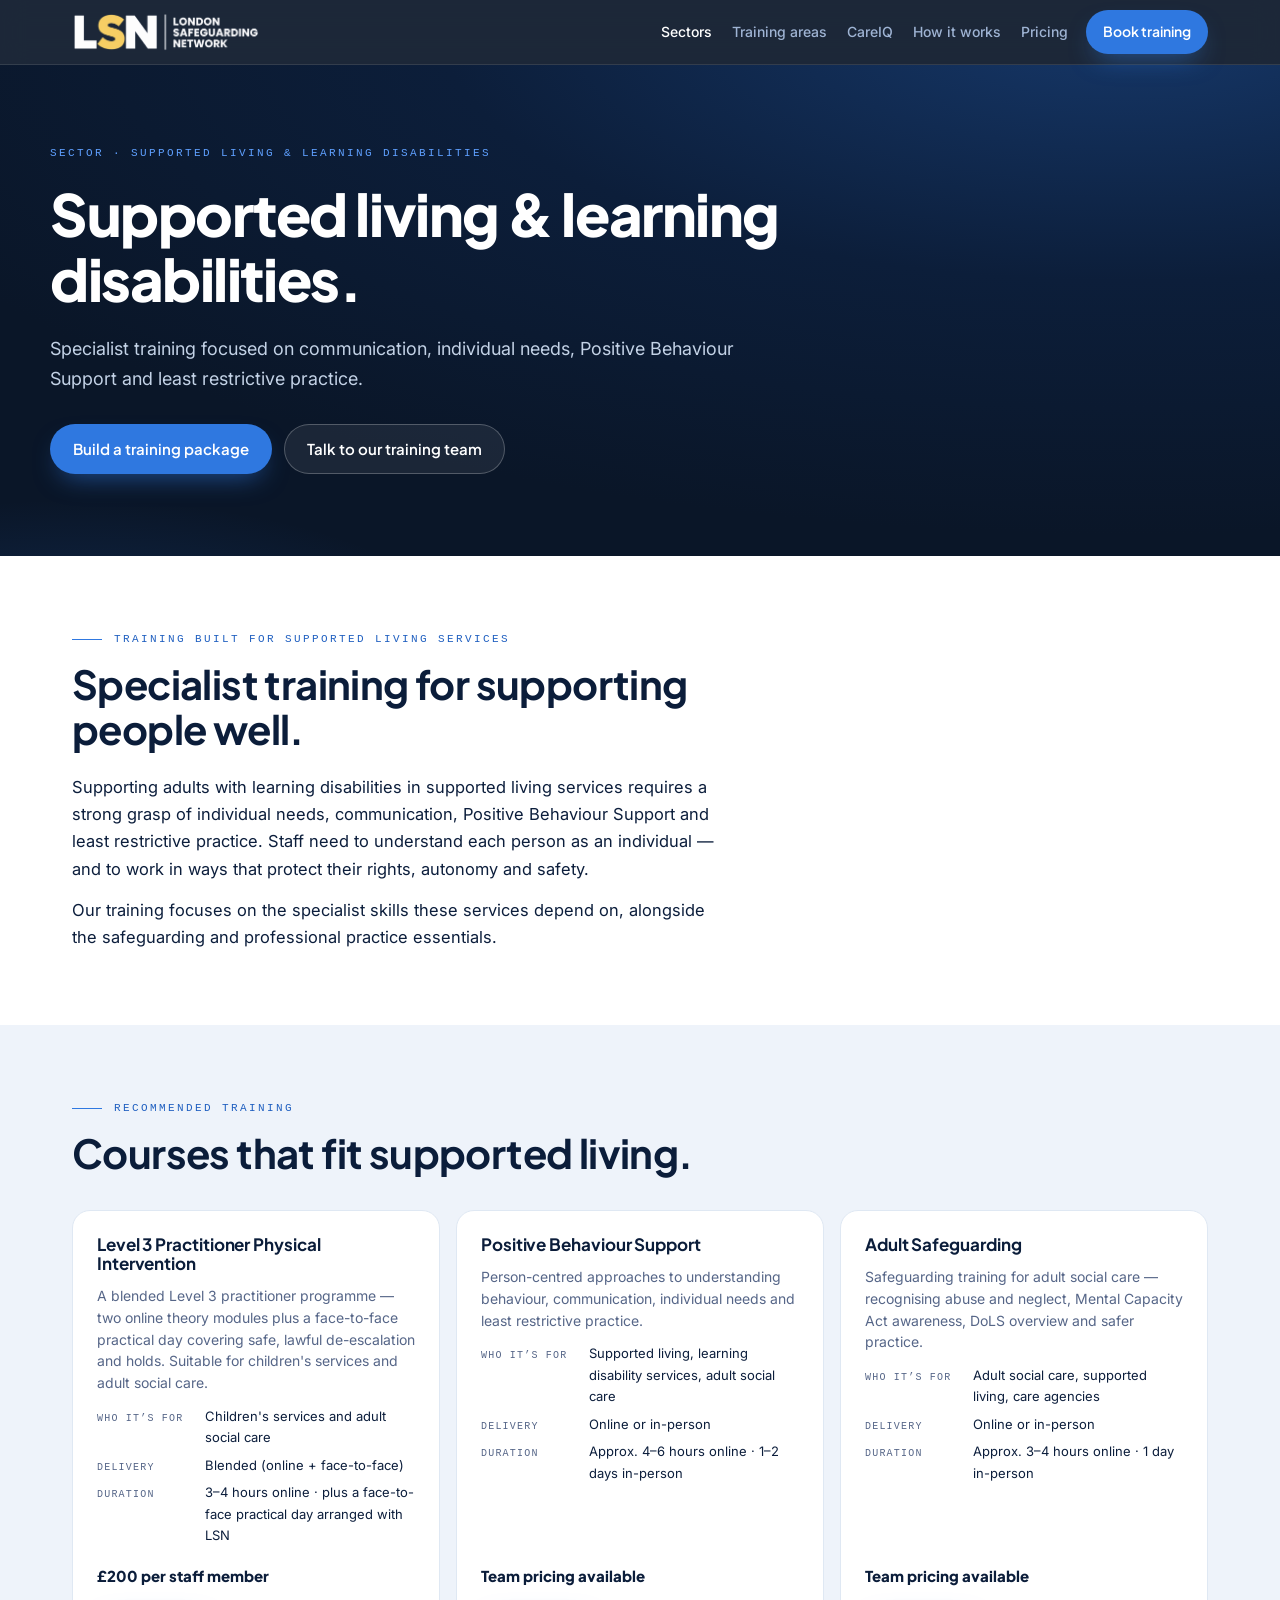
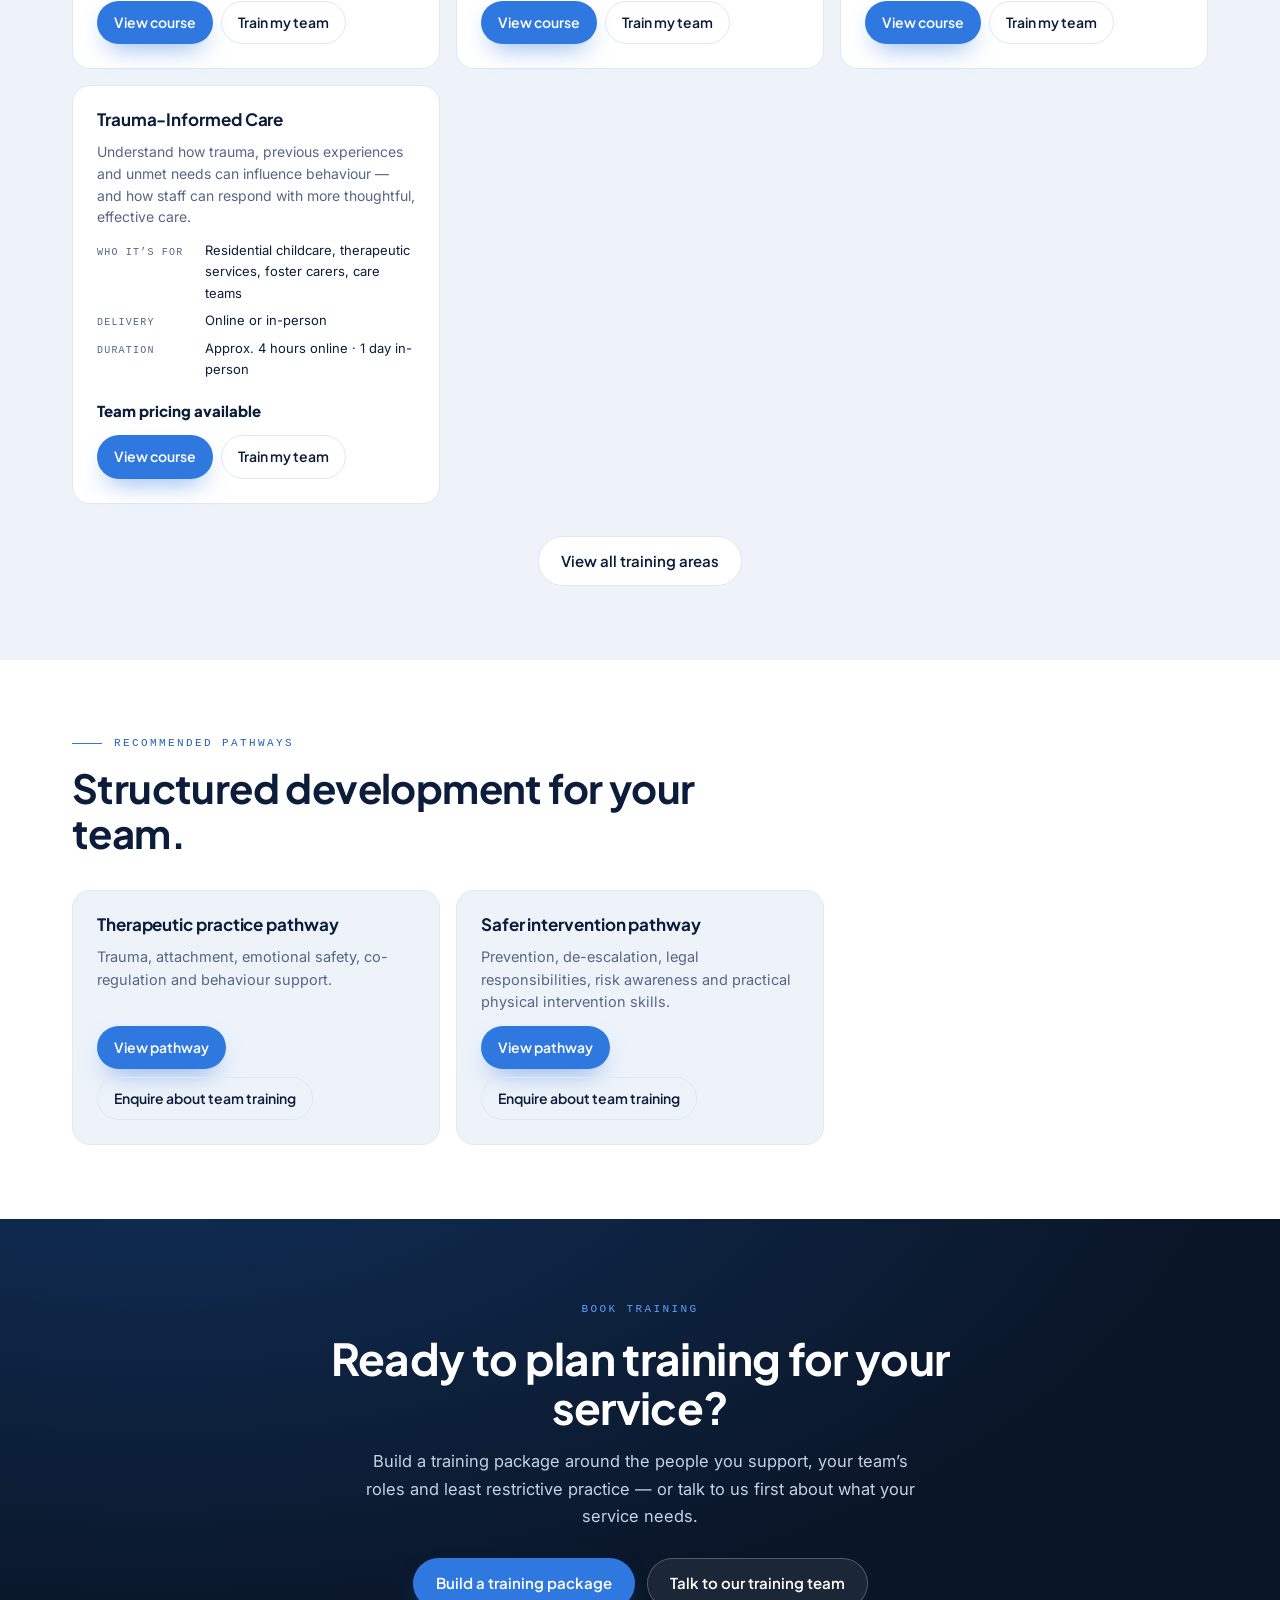
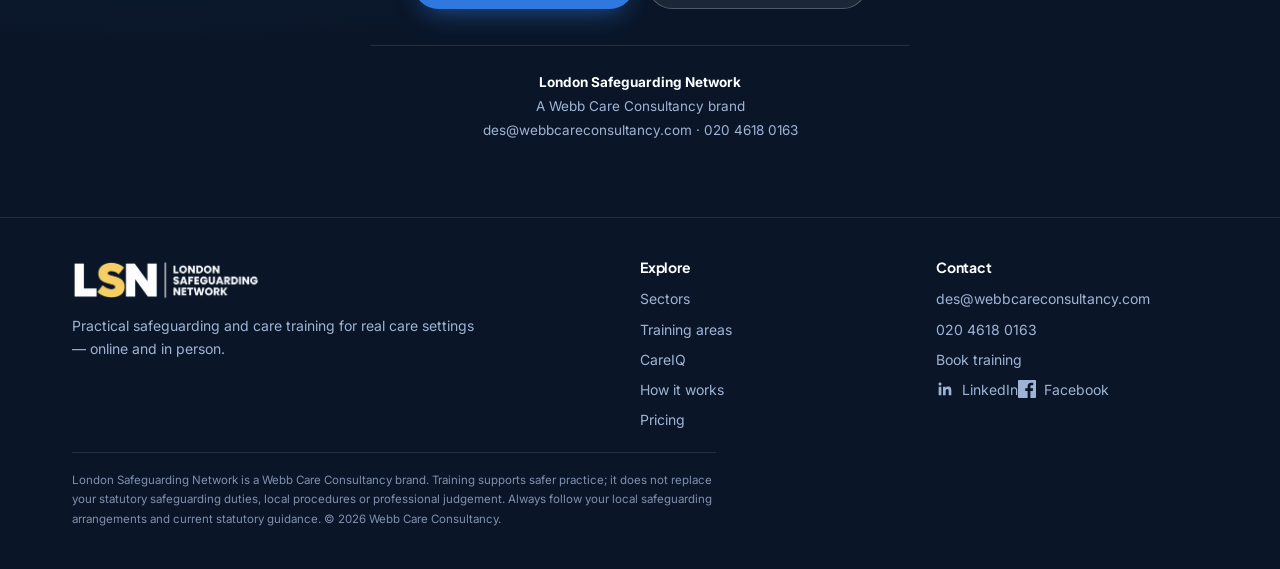
<file: sectors/supported-living-learning-disabilities.html>
<!doctype html>
<html lang="en">
<head>
<meta charset="utf-8">
<meta name="viewport" content="width=device-width, initial-scale=1">
<title>Supported living &amp; learning disabilities &mdash; Training | London Safeguarding Network</title>
<meta name="description" content="Specialist training for supported living and learning disability services — Positive Behaviour Support, safeguarding, communication and least restrictive practice.">
<link rel="icon" type="image/png" sizes="32x32" href="/favicon-32.png">
<link rel="icon" type="image/png" sizes="16x16" href="/favicon-16.png">
<link rel="apple-touch-icon" sizes="180x180" href="/apple-touch-icon.png">
<meta property="og:site_name" content="London Safeguarding Network">
<meta property="og:type" content="website">
<meta property="og:title" content="Supported living &amp; learning disabilities — Training | London Safeguarding Network">
<meta property="og:description" content="Specialist training for supported living and learning disability services — Positive Behaviour Support, safeguarding, communication and least restrictive practice.">
<meta property="og:url" content="https://lsn-platform.netlify.app/sectors/supported-living-learning-disabilities">
<meta property="og:image" content="https://lsn-platform.netlify.app/og-image.svg">
<meta name="twitter:card" content="summary_large_image">
<meta name="twitter:title" content="Supported living &amp; learning disabilities — Training | LSN">
<meta name="twitter:description" content="Specialist training for supported living and learning disability services — Positive Behaviour Support, safeguarding, communication and least restrictive practice.">
<meta name="twitter:image" content="https://lsn-platform.netlify.app/og-image.svg">
<link rel="preconnect" href="https://fonts.googleapis.com">
<link rel="preconnect" href="https://fonts.gstatic.com" crossorigin>
<link href="https://fonts.googleapis.com/css2?family=Plus+Jakarta+Sans:wght@500;600;700;800&family=Inter:wght@400;500;600;700&display=swap" rel="stylesheet">
<link rel="stylesheet" href="/assets/site.css">
<script src="/assets/site.js" defer></script>
  <script
    id="retell-widget"
    data-on-hold-src="https://dashboard.retellai.com/retell-widget-v2.js"
    type="module"
    data-voice-public-key="public_key_ae3f97d05de8cc57a85cc"
    data-voice-agent-id="agent_5f487b5535e1d7dbed88e85038"
    data-title="London Safeguarding Network"
    data-bot-name="LSN Assistant"
    data-fab-text="Talk to our assistant"
    data-theme-color="#0d3d2b"
    data-component-color="#c9a45c"
  ></script>
</head>
<body>

<nav class="nav"><div class="wrap row">
  <a class="brand" href="/"><img class="brand-img" src="/assets/img/lsn-logo-transparent.png" alt="London Safeguarding Network" width="188" height="40"></a>
  <div class="navlinks">
    <a href="/#sectors" aria-current="page">Sectors</a>
    <a href="/#areas">Training areas</a>
    <a href="/careiq">CareIQ</a>
    <a href="/#how">How it works</a>
    <a href="/#pricing">Pricing</a>
  </div>
  <div class="navcta"><a class="btn btn-bl btn-sm" href="#contact">Book training</a></div>
</div></nav>

<main id="top">

  <header class="page-hero"><div class="wrap page-hero-in">
    <span class="eyebrow">Sector &middot; Supported living &amp; learning disabilities</span>
    <h1>Supported living &amp; learning disabilities.</h1>
    <p class="lede">Specialist training focused on communication, individual needs, Positive Behaviour Support and least restrictive practice.</p>
    <div class="cta">
      <a class="btn btn-bl" href="/#enquiry-form">Build a training package</a>
      <a class="btn btn-ghost-d" href="tel:02046180163">Talk to our training team</a>
    </div>
  </div></header>

  <section class="sec-intro"><div class="wrap">
    <div class="sec-head">
      <span class="sec-eye"><span class="eyebrow">Training built for supported living services</span></span>
      <h2>Specialist training for supporting people well.</h2>
    </div>
    <div class="prose">
      <p>Supporting adults with learning disabilities in supported living services requires a strong grasp of individual needs, communication, Positive Behaviour Support and least restrictive practice. Staff need to understand each person as an individual &mdash; and to work in ways that protect their rights, autonomy and safety.</p>
      <p>Our training focuses on the specialist skills these services depend on, alongside the safeguarding and professional practice essentials.</p>
    </div>
  </div></section>

  <section class="sec-courses"><div class="wrap">
    <div class="sec-head">
      <span class="sec-eye"><span class="eyebrow">Recommended training</span></span>
      <h2>Courses that fit supported living.</h2>
    </div>
    <div class="course-grid" data-render="sector-courses" data-slugs="physical-intervention-l3,positive-behaviour-support,adult-safeguarding,trauma-informed-care">
      <article class="course">
        <h3>Level 3 Practitioner Physical Intervention</h3>
        <p class="cshort">A blended Level 3 practitioner programme &mdash; two online theory modules plus a face-to-face practical day covering safe, lawful de-escalation and holds. Suitable for children&rsquo;s services and adult social care.</p>
        <ul class="cmeta">
          <li><span class="k">Modules</span><span>Module 1: Prevention, Proactive Care and De-escalation &middot; Module 2: Legal Framework, Safe Practice and Accountability</span></li>
          <li><span class="k">Delivery</span><span>Blended (online + face-to-face)</span></li>
          <li><span class="k">Duration</span><span>3&ndash;4 hours online &middot; plus a face-to-face practical day arranged with LSN</span></li>
          <li><span class="k">Learning</span><span>14 hours of learning (supports staff CPD records)</span></li>
          <li><span class="k">Accreditation</span><span>Accredited by Advantage Accreditation</span></li>
        </ul>
        <div class="cprice">&pound;200 per staff member</div>
        <div class="cbtns">
          <a class="btn btn-bl btn-sm" href="https://portal.londonsafeguardingnetwork.com/catalogue/f345c2f3-7423-41e9-a253-a810c4ea9af0" target="_blank" rel="noopener">View course</a>
          <a class="btn btn-ghost btn-sm" href="/#enquiry-form">Train my team</a>
        </div>
      </article>
      <article class="course">
        <h3>Positive Behaviour Support</h3>
        <p class="cshort">Person-centred approaches to understanding behaviour, communication, individual needs and least restrictive practice.</p>
        <ul class="cmeta">
          <li><span class="k">Who it&rsquo;s for</span><span>Supported living, learning disability services, adult social care</span></li>
          <li><span class="k">Delivery</span><span>Online or in-person</span></li>
          <li><span class="k">Duration</span><span>Approx. 4&ndash;6 hours online &middot; 1&ndash;2 days in-person</span></li>
        </ul>
        <div class="cprice">Team pricing available</div>
        <div class="cbtns">
          <a class="btn btn-bl btn-sm" href="https://portal.londonsafeguardingnetwork.com/course-catalogue" target="_blank" rel="noopener">View course</a>
          <a class="btn btn-ghost btn-sm" href="/#enquiry-form">Train my team</a>
        </div>
      </article>
      <article class="course">
        <h3>Adult Safeguarding</h3>
        <p class="cshort">Safeguarding training for adult social care &mdash; recognising abuse and neglect, Mental Capacity Act awareness, DoLS overview and safer practice.</p>
        <ul class="cmeta">
          <li><span class="k">Who it&rsquo;s for</span><span>Adult social care, supported living, care agencies</span></li>
          <li><span class="k">Delivery</span><span>Online or in-person</span></li>
          <li><span class="k">Duration</span><span>Approx. 3&ndash;4 hours online &middot; 1 day in-person</span></li>
        </ul>
        <div class="cprice">Team pricing available</div>
        <div class="cbtns">
          <a class="btn btn-bl btn-sm" href="https://portal.londonsafeguardingnetwork.com/course-catalogue" target="_blank" rel="noopener">View course</a>
          <a class="btn btn-ghost btn-sm" href="/#enquiry-form">Train my team</a>
        </div>
      </article>
      <article class="course">
        <h3>Trauma-Informed Care</h3>
        <p class="cshort">Understand how trauma, previous experiences and unmet needs can influence behaviour &mdash; and how staff can respond with more thoughtful, effective care.</p>
        <ul class="cmeta">
          <li><span class="k">Who it&rsquo;s for</span><span>Residential childcare, therapeutic services, foster carers, care teams</span></li>
          <li><span class="k">Delivery</span><span>Online or in-person</span></li>
          <li><span class="k">Duration</span><span>Approx. 4 hours online &middot; 1 day in-person</span></li>
        </ul>
        <div class="cprice">Team pricing available</div>
        <div class="cbtns">
          <a class="btn btn-bl btn-sm" href="https://portal.londonsafeguardingnetwork.com/course-catalogue" target="_blank" rel="noopener">View course</a>
          <a class="btn btn-ghost btn-sm" href="/#enquiry-form">Train my team</a>
        </div>
      </article>
    </div>
    <div class="cta-line">
      <a class="btn btn-light" href="/#areas">View all training areas</a>
    </div>
  </div></section>

  <section class="sec-pathways"><div class="wrap">
    <div class="sec-head">
      <span class="sec-eye"><span class="eyebrow">Recommended pathways</span></span>
      <h2>Structured development for your team.</h2>
    </div>
    <div class="pw-grid">
      <article class="pw">
        <h3>Therapeutic practice pathway</h3>
        <p>Trauma, attachment, emotional safety, co-regulation and behaviour support.</p>
        <div class="pw-btns">
          <a class="btn btn-bl btn-sm" href="#">View pathway</a>
          <a class="btn btn-ghost btn-sm" href="/#enquiry-form">Enquire about team training</a>
        </div>
      </article>
      <article class="pw">
        <h3>Safer intervention pathway</h3>
        <p>Prevention, de-escalation, legal responsibilities, risk awareness and practical physical intervention skills.</p>
        <div class="pw-btns">
          <a class="btn btn-bl btn-sm" href="#">View pathway</a>
          <a class="btn btn-ghost btn-sm" href="/#enquiry-form">Enquire about team training</a>
        </div>
      </article>
    </div>
  </div></section>

  <section id="contact" class="page-cta"><div class="wrap">
    <span class="eyebrow">Book training</span>
    <h2>Ready to plan training for your service?</h2>
    <p>Build a training package around the people you support, your team&rsquo;s roles and least restrictive practice &mdash; or talk to us first about what your service needs.</p>
    <div class="cta">
      <a class="btn btn-bl" href="/#enquiry-form">Build a training package</a>
      <a class="btn btn-ghost-d" href="tel:02046180163">Talk to our training team</a>
    </div>
    <p class="det"><b style="color:#fff">London Safeguarding Network</b><br>A Webb Care Consultancy brand<br>des@webbcareconsultancy.com &middot; 020 4618 0163</p>
  </div></section>

</main>

<footer><div class="wrap">
  <div class="ftop">
    <div>
      <a class="brand" href="/" style="display:inline-flex;margin-bottom:14px"><img class="brand-img" src="/assets/img/lsn-logo-transparent.png" alt="London Safeguarding Network" width="188" height="40"></a>
      <p style="color:var(--muted-d);font-size:14px;max-width:46ch">Practical safeguarding and care training for real care settings &mdash; online and in person.</p>
    </div>
    <div><h4>Explore</h4><a href="/#sectors">Sectors</a><a href="/#areas">Training areas</a><a href="/careiq">CareIQ</a><a href="/#how">How it works</a><a href="/#pricing">Pricing</a></div>
    <div><h4>Contact</h4><a href="mailto:des@webbcareconsultancy.com">des@webbcareconsultancy.com</a><a href="tel:02046180163">020 4618 0163</a><a href="/#contact">Book training</a><a href="https://www.linkedin.com/company/146690906/" target="_blank" rel="noopener" aria-label="LSN on LinkedIn" style="display:inline-flex;align-items:center;gap:8px"><svg aria-hidden="true" width="18" height="18" viewBox="0 0 24 24" fill="currentColor" style="flex:0 0 auto"><path d="M20.447 20.452h-3.554v-5.569c0-1.328-.027-3.037-1.852-3.037-1.853 0-2.136 1.445-2.136 2.939v5.667H9.351V9h3.414v1.561h.046c.477-.9 1.637-1.85 3.37-1.85 3.601 0 4.267 2.37 4.267 5.455v6.286zM5.337 7.433c-1.144 0-2.063-.926-2.063-2.065 0-1.138.92-2.063 2.063-2.063 1.14 0 2.064.925 2.064 2.063 0 1.139-.925 2.065-2.064 2.065zm1.782 13.019H3.555V9h3.564v11.452z"/></svg><span>LinkedIn</span></a><a href="https://www.facebook.com/profile.php?id=61595002775656" target="_blank" rel="noopener" aria-label="LSN on Facebook" style="display:inline-flex;align-items:center;gap:8px"><svg aria-hidden="true" width="18" height="18" viewBox="0 0 24 24" fill="currentColor" style="flex:0 0 auto"><path d="M22.675 0H1.325C.593 0 0 .593 0 1.325v21.351C0 23.407.593 24 1.325 24H12.82v-9.294H9.692v-3.622h3.128V8.413c0-3.1 1.893-4.788 4.659-4.788 1.325 0 2.463.099 2.795.143v3.24l-1.918.001c-1.504 0-1.795.715-1.795 1.763v2.313h3.587l-.467 3.622h-3.12V24h6.116c.73 0 1.323-.593 1.323-1.325V1.325C24 .593 23.407 0 22.675 0z"/></svg><span>Facebook</span></a></div>
  </div>
  <div class="disc">London Safeguarding Network is a Webb Care Consultancy brand. Training supports safer practice; it does not replace your statutory safeguarding duties, local procedures or professional judgement. Always follow your local safeguarding arrangements and current statutory guidance. &copy; 2026 Webb Care Consultancy.</div>
</div></footer>

</body>
</html>
</file>
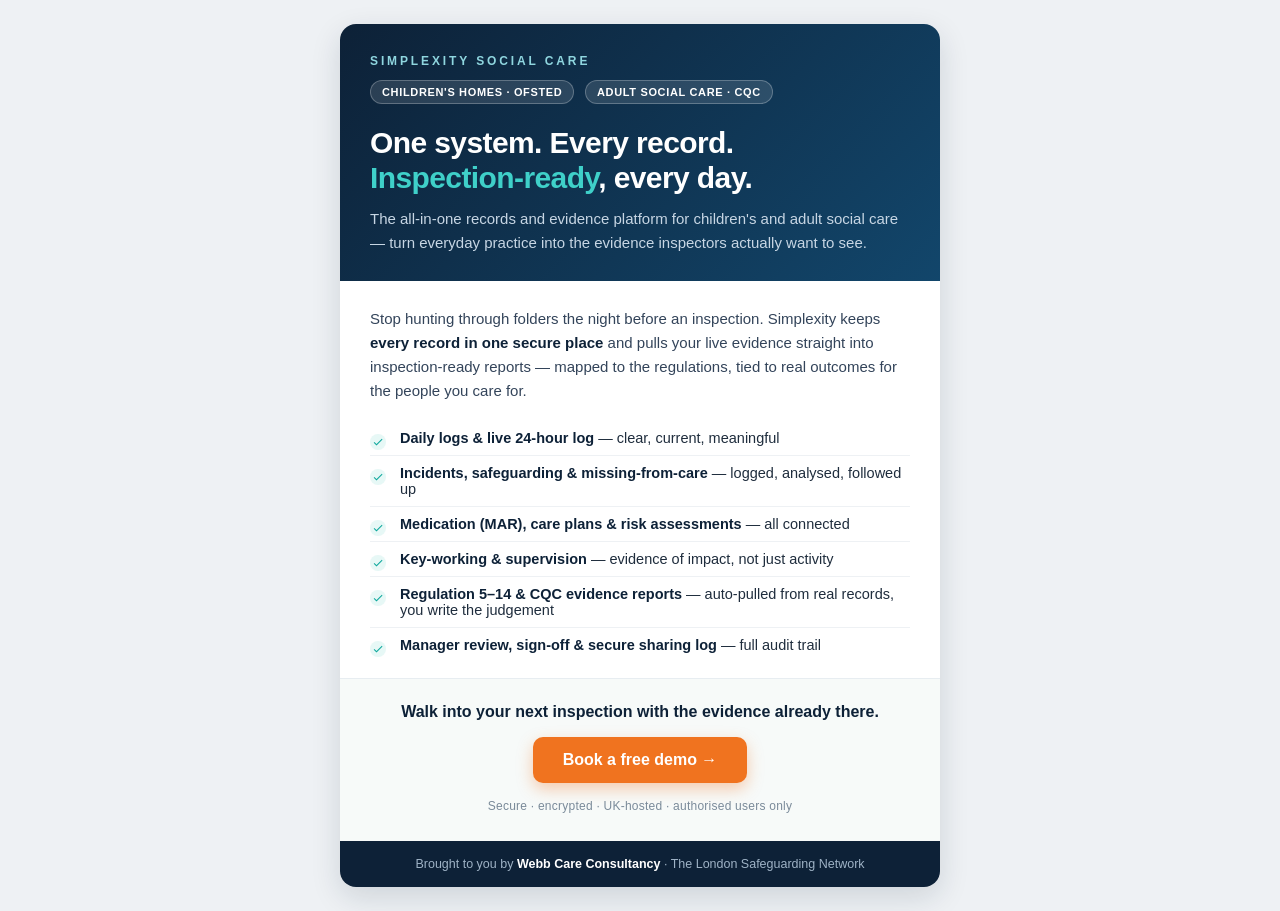
<file: assets/partners/simplexity-advert.html>
<!doctype html>
<html lang="en">
<head>
<meta charset="utf-8">
<meta name="viewport" content="width=device-width, initial-scale=1">
<title>Simplexity Social Care — advert</title>
<style>
  body{margin:0;background:#eef1f4;font-family:-apple-system,Segoe UI,Roboto,Helvetica,Arial,sans-serif;padding:24px 12px}
  .ad{max-width:600px;margin:0 auto;background:#fff;border-radius:16px;overflow:hidden;box-shadow:0 10px 30px rgba(13,33,55,.14)}
  .top{background:linear-gradient(135deg,#0d2137,#12466b);color:#fff;padding:30px 30px 26px}
  .eyebrow{font-size:12px;letter-spacing:.24em;text-transform:uppercase;font-weight:800;color:#8fd6df;margin:0 0 12px}
  .badges{margin:0 0 16px}
  .badge{display:inline-block;background:rgba(255,255,255,.12);border:1px solid rgba(255,255,255,.25);color:#fff;font-size:11px;font-weight:700;letter-spacing:.06em;text-transform:uppercase;padding:5px 11px;border-radius:20px;margin:0 6px 6px 0}
  h1{font-size:30px;line-height:1.15;margin:0 0 12px;font-weight:900;letter-spacing:-.02em}
  h1 .hl{color:#3fd0c9}
  .sub{font-size:15px;line-height:1.6;color:#c7d6e4;margin:0}
  .body{padding:26px 30px 8px}
  .lead{font-size:15px;line-height:1.6;color:#33445a;margin:0 0 18px}
  .lead b{color:#0d2137}
  .feat{list-style:none;margin:0 0 8px;padding:0}
  .feat li{position:relative;padding:9px 0 9px 30px;border-top:1px solid #eef1f4;font-size:14.5px;color:#1f2d3d}
  .feat li:first-child{border-top:none}
  .feat li::before{content:"";position:absolute;left:0;top:13px;width:16px;height:16px;border-radius:50%;background:#e7f8f6;
    background-image:url("data:image/svg+xml;utf8,<svg xmlns='http://www.w3.org/2000/svg' viewBox='0 0 24 24' fill='%2311a99e'><path d='M9 16.2 4.8 12l-1.4 1.4L9 19 21 7l-1.4-1.4z'/></svg>");background-size:12px;background-repeat:no-repeat;background-position:center}
  .feat li b{color:#0d2137}
  .cta-wrap{background:#f7faf9;border-top:1px solid #e7edf1;padding:24px 30px 28px;text-align:center}
  .pitch{font-size:16px;font-weight:800;color:#0d2137;margin:0 0 16px}
  .btn{display:inline-block;background:#f0731f;color:#fff !important;text-decoration:none;font-weight:800;font-size:16px;
    padding:14px 30px;border-radius:10px;box-shadow:0 6px 16px rgba(240,115,31,.35)}
  .fine{font-size:12px;color:#7a8a99;margin:16px 0 0;letter-spacing:.02em}
  .from{background:#0d2137;color:#9fb3c6;text-align:center;padding:16px 30px;font-size:12.5px}
  .from b{color:#fff}
</style>
</head>
<body>
  <div class="ad">
    <div class="top">
      <p class="eyebrow">Simplexity Social Care</p>
      <div class="badges">
        <span class="badge">Children's homes · Ofsted</span>
        <span class="badge">Adult social care · CQC</span>
      </div>
      <h1>One system. Every record.<br><span class="hl">Inspection-ready</span>, every day.</h1>
      <p class="sub">The all-in-one records and evidence platform for children's and adult social care — turn everyday practice into the evidence inspectors actually want to see.</p>
    </div>

    <div class="body">
      <p class="lead">Stop hunting through folders the night before an inspection. Simplexity keeps <b>every record in one secure place</b> and pulls your live evidence straight into inspection-ready reports — mapped to the regulations, tied to real outcomes for the people you care for.</p>
      <ul class="feat">
        <li><b>Daily logs & live 24-hour log</b> — clear, current, meaningful</li>
        <li><b>Incidents, safeguarding & missing-from-care</b> — logged, analysed, followed up</li>
        <li><b>Medication (MAR), care plans & risk assessments</b> — all connected</li>
        <li><b>Key-working & supervision</b> — evidence of impact, not just activity</li>
        <li><b>Regulation 5–14 & CQC evidence reports</b> — auto-pulled from real records, you write the judgement</li>
        <li><b>Manager review, sign-off & secure sharing log</b> — full audit trail</li>
      </ul>
    </div>

    <div class="cta-wrap">
      <p class="pitch">Walk into your next inspection with the evidence already there.</p>
      <a class="btn" href="mailto:des@webbcareconsultancy.com?subject=Simplexity%20Social%20Care%20%E2%80%94%20demo%20request" rel="noopener">Book a free demo →</a>
      <p class="fine">Secure · encrypted · UK-hosted · authorised users only</p>
    </div>

    <div class="from">
      Brought to you by <b>Webb Care Consultancy</b> · The London Safeguarding Network
    </div>
  </div>
</body>
</html>
</file>
<file: assets/redesign.css>
/* LSN Redesign 2026-09 — palette sampled from banners 5, 6, 7, 8 */
:root{
  --green:        #0d3d2b;
  --green-2:      #175232;
  --green-3:      #08281c;
  --gold:         #c9a45c;
  --gold-2:       #d8b877;
  --paper:        #f6f0e6;
  --paper-2:      #ede4d2;
  --ink:          #12261b;
  --ink-muted:    #4a5a4f;
  --white:        #ffffff;
  --radius:       14px;
  --radius-lg:    22px;
  --shadow:       0 10px 30px rgba(13,38,27,.08);
  --shadow-lg:    0 22px 50px rgba(13,38,27,.14);
  --wrap:         1200px;
  --font:         'Sora', system-ui, -apple-system, "Segoe UI", Roboto, sans-serif;
}

*{box-sizing:border-box}
html{scroll-behavior:smooth}
body{
  margin:0;
  font-family:var(--font);
  color:var(--ink);
  background:var(--paper);
  font-size:17px;
  line-height:1.55;
  -webkit-font-smoothing:antialiased;
}
img{max-width:100%;display:block;height:auto}
a{color:var(--green);text-decoration-thickness:.08em;text-underline-offset:.18em}
a:hover{color:var(--green-2)}
h1,h2,h3,h4{font-weight:700;letter-spacing:-.015em;color:var(--ink);margin:0 0 .4em}
h1{font-size:clamp(32px, 5vw, 56px);line-height:1.08;font-weight:800}
h2{font-size:clamp(26px, 3.6vw, 40px);line-height:1.12;font-weight:800}
h3{font-size:clamp(20px, 2.2vw, 26px);line-height:1.2}
p{margin:0 0 1em;color:var(--ink)}
.lead{font-size:clamp(17px, 2vw, 20px);color:var(--ink-muted);max-width:60ch}

.sr-only{position:absolute;width:1px;height:1px;padding:0;margin:-1px;overflow:hidden;clip:rect(0,0,0,0);white-space:nowrap;border:0}
.skip{position:absolute;left:-9999px;top:0;background:var(--green);color:var(--white);padding:12px 18px;z-index:100;border-radius:0 0 8px 0}
.skip:focus{left:0}

/* Header — opaque, never floats content behind it */
.site-header{
  background:var(--paper);
  border-bottom:1px solid rgba(18,38,27,.10);
  position:sticky;top:0;z-index:20;
  box-shadow:0 1px 0 rgba(18,38,27,.02);
}
.header-inner{
  max-width:var(--wrap);margin:0 auto;padding:12px 24px;
  display:flex;align-items:center;justify-content:space-between;gap:16px;
}
.brand-link{display:inline-flex;align-items:center;gap:14px;text-decoration:none;color:var(--ink)}
.brand-link img{height:56px;width:auto;display:block}
.brand-wordmark{
  font-family:var(--font);font-weight:700;font-size:20px;line-height:1.1;
  letter-spacing:-.01em;color:var(--ink);white-space:nowrap;
}
.site-nav{display:flex;align-items:center;gap:22px}
.site-nav a{color:var(--ink);text-decoration:none;font-weight:600;font-size:15px}
.site-nav a:hover{color:var(--green)}
.site-nav .btn{margin-left:6px}
@media (max-width:900px){
  .brand-wordmark{font-size:17px;white-space:normal;max-width:16ch}
}
@media (max-width:720px){
  .site-nav a:not(.btn){display:none}
  .header-inner{padding:10px 16px;gap:10px}
  .brand-link{gap:10px}
  .brand-link img{height:44px}
  .brand-wordmark{font-size:15px;line-height:1.15}
}
@media (max-width:380px){
  .brand-wordmark{font-size:13px}
  .brand-link img{height:40px}
}

/* Buttons */
.btn{
  display:inline-flex;align-items:center;justify-content:center;gap:8px;
  font-family:inherit;font-weight:700;font-size:15px;line-height:1;
  padding:14px 22px;border-radius:999px;
  text-decoration:none;border:2px solid transparent;
  transition:transform .12s ease, box-shadow .12s ease, background .18s ease, color .18s ease;
  cursor:pointer;white-space:nowrap;
}
.btn:hover{transform:translateY(-1px)}
.btn-primary{background:var(--green);color:var(--white);box-shadow:0 8px 20px rgba(13,61,43,.28)}
.btn-primary:hover{background:var(--green-2);color:var(--white)}
.btn-gold{background:var(--gold);color:var(--ink);box-shadow:0 8px 20px rgba(201,164,92,.35)}
.btn-gold:hover{background:var(--gold-2);color:var(--ink)}
.btn-outline{background:transparent;color:var(--green);border-color:var(--green)}
.btn-outline:hover{background:var(--green);color:var(--white)}
.btn-outline-light{background:transparent;color:var(--white);border-color:rgba(255,255,255,.75)}
.btn-outline-light:hover{background:var(--white);color:var(--green)}
.btn-sm{padding:10px 16px;font-size:14px}

/* Sections */
main{display:block}
.section{padding:88px 24px}
.section .wrap{max-width:var(--wrap);margin:0 auto}
.eyebrow{display:inline-block;font-size:12px;font-weight:700;letter-spacing:.18em;text-transform:uppercase;color:var(--green);margin-bottom:14px}
.section-dark{background:var(--green);color:var(--white)}
.section-dark h1,.section-dark h2,.section-dark h3,.section-dark p{color:var(--white)}
.section-dark .eyebrow{color:var(--gold)}
.section-dark .lead{color:rgba(255,255,255,.85)}
.section-paper2{background:var(--paper-2)}
@media (max-width:720px){.section{padding:56px 20px}}

/* Hero */
.hero{background:var(--paper);padding:32px 24px 72px}
.hero .wrap{max-width:var(--wrap);margin:0 auto}
.hero-head{max-width:960px;margin:0 auto 28px;text-align:center}
.hero-head .eyebrow{color:var(--green);margin-bottom:12px}
.hero-head h1{margin:0 auto;max-width:22ch}
.hero-image{
  background:var(--green-3);
  border-radius:var(--radius-lg);
  overflow:hidden;
  box-shadow:var(--shadow-lg);
}
.hero-image img{
  width:100%;
  height:auto;
  object-fit:contain;
  display:block;
}
.hero-copy{max-width:820px;margin:28px auto 0;text-align:center}
.hero-copy .lead{margin:14px auto 24px}
.hero-actions{display:flex;gap:14px;flex-wrap:wrap;justify-content:center}
@media (max-width:720px){
  .hero{padding:20px 16px 40px}
  .hero-head{margin-bottom:20px}
  .hero-actions{flex-direction:column;align-items:stretch}
  .hero-actions .btn{width:100%}
}

/* Two-panel row (Children's | Adult) */
.panels{
  display:grid;grid-template-columns:1fr 1fr;gap:24px;
  max-width:var(--wrap);margin:0 auto;
}
.panel{
  position:relative;overflow:hidden;border-radius:var(--radius-lg);
  background:var(--green-3);box-shadow:var(--shadow);
  display:flex;flex-direction:column;min-height:520px;
}
.panel-image{position:absolute;inset:0;z-index:1}
.panel-image img{width:100%;height:100%;object-fit:cover;object-position:center}
.panel-image::after{content:"";position:absolute;inset:0;background:linear-gradient(to bottom, rgba(13,61,43,.05) 0%, rgba(8,40,28,.85) 82%)}
.panel-copy{position:relative;z-index:2;margin-top:auto;padding:32px;color:var(--white)}
.panel-copy .eyebrow{color:var(--gold)}
.panel-copy h2{color:var(--white);font-size:clamp(22px,2.6vw,30px)}
.panel-copy p{color:rgba(255,255,255,.9);max-width:44ch}
.panel-copy .btn{margin-top:14px}
@media (max-width:800px){.panels{grid-template-columns:1fr;gap:18px} .panel{min-height:420px}}

/* Alternating image/text sections */
.split{
  display:grid;grid-template-columns:1fr 1fr;gap:56px;align-items:center;
  max-width:var(--wrap);margin:0 auto;
}
.split.reverse .split-image{order:2}
.split.reverse .split-copy{order:1}
.split-image{
  border-radius:var(--radius-lg);overflow:hidden;background:var(--green-3);
  box-shadow:var(--shadow-lg);
}
.split-image img{width:100%;height:auto;display:block;object-fit:contain}
.split-copy .lead{margin-bottom:22px}
.split-copy .btn{margin-top:6px;margin-right:10px}
@media (max-width:900px){.split{grid-template-columns:1fr;gap:32px} .split.reverse .split-image,.split.reverse .split-copy{order:0}}

/* PI programme feature */
.pi-feature{
  background:var(--green);color:var(--white);
  border-radius:var(--radius-lg);
  padding:56px;
  display:grid;grid-template-columns:1.15fr .85fr;gap:56px;align-items:center;
  box-shadow:var(--shadow-lg);
  max-width:var(--wrap);margin:0 auto;
}
.pi-feature .eyebrow{color:var(--gold)}
.pi-feature h2{color:var(--white)}
.pi-feature p{color:rgba(255,255,255,.88)}
.pi-modules{list-style:none;padding:0;margin:0;display:grid;gap:14px}
.pi-modules li{
  background:rgba(255,255,255,.06);
  border:1px solid rgba(255,255,255,.14);
  border-radius:var(--radius);
  padding:18px 20px;
}
.pi-modules .m-label{display:block;font-size:12px;letter-spacing:.16em;text-transform:uppercase;color:var(--gold);font-weight:700;margin-bottom:6px}
.pi-modules .m-title{color:var(--white);font-weight:600;line-height:1.35}
.pi-meta{display:grid;grid-template-columns:1fr 1fr;gap:14px;margin:22px 0 6px;padding:0;list-style:none}
.pi-meta li{background:rgba(255,255,255,.05);border-radius:10px;padding:12px 14px;font-size:14px;color:rgba(255,255,255,.9)}
.pi-meta li strong{display:block;color:var(--gold);font-size:11px;letter-spacing:.14em;text-transform:uppercase;font-weight:700;margin-bottom:4px}
.pi-price{font-size:22px;font-weight:800;color:var(--white);margin:18px 0 22px}
.pi-cta{display:flex;gap:12px;flex-wrap:wrap}
.pi-accred{font-size:13px;color:rgba(255,255,255,.75);margin-top:22px}
@media (max-width:900px){.pi-feature{grid-template-columns:1fr;padding:36px 24px;gap:32px} .pi-meta{grid-template-columns:1fr}}

/* Feature banner (Simplicity, Resources, Closing) shared bits */
.feature-band{padding:64px 24px}

/* App banners hidden by default */
.app-band{display:none}
html.apps-enabled .app-band{display:block}
.app-band-inner{
  display:grid;grid-template-columns:1fr 1fr;gap:20px;
  max-width:var(--wrap);margin:0 auto;
}
.app-card{
  position:relative;overflow:hidden;border-radius:var(--radius-lg);
  background:var(--green-3);box-shadow:var(--shadow);
  min-height:280px;
  display:flex;
}
.app-card img{width:100%;height:100%;object-fit:contain;background:var(--white)}
@media (max-width:800px){.app-band-inner{grid-template-columns:1fr}}

/* Closing section: banner-8 has text baked in — use CONTAIN, no overlay */
.closing{
  background:var(--green);
  padding:56px 24px 24px;
}
.closing-inner{max-width:var(--wrap);margin:0 auto;text-align:center}
.closing-image{
  border-radius:var(--radius-lg);
  overflow:hidden;
  background:var(--green-3);
  box-shadow:var(--shadow-lg);
}
.closing-image img{width:100%;height:auto;object-fit:contain;display:block}
.closing-cta{margin-top:28px;display:flex;gap:12px;justify-content:center;flex-wrap:wrap}
.closing-cta .btn-gold{color:var(--ink)}

/* Footer */
.site-footer{background:var(--green-3);color:rgba(255,255,255,.78);padding:56px 24px 36px;margin-top:0}
.site-footer p{color:rgba(255,255,255,.85)}
.site-footer .wrap{max-width:var(--wrap);margin:0 auto;display:grid;grid-template-columns:1.4fr 1fr 1fr;gap:36px}
.site-footer img.footer-logo{height:56px;width:auto;margin-bottom:14px}
.site-footer h4{color:var(--white);font-size:14px;text-transform:uppercase;letter-spacing:.14em;margin-bottom:14px}
.site-footer a{color:rgba(255,255,255,.78);text-decoration:none;display:block;padding:6px 0}
.site-footer a:hover{color:var(--gold)}
.site-footer .disc{grid-column:1/-1;font-size:12px;color:rgba(255,255,255,.55);border-top:1px solid rgba(255,255,255,.1);padding-top:24px;margin-top:16px;line-height:1.6}
@media (max-width:800px){.site-footer .wrap{grid-template-columns:1fr;gap:24px}}

/* Clear the sticky header when jumping to any in-page anchor.
   .site-header renders ~80px tall; leave 16px breathing room above. */
[id]{scroll-margin-top:96px}
</file>
<file: assets/site.css>
:root{
  --bg:#0a1628;--bg-2:#0c1e3a;--panel:#11305a;--panel-2:#16386a;
  --paper:#eef3fa;--paper-2:#e4edf7;--card:#fff;--line:#dfe8f3;--line-d:rgba(255,255,255,.10);
  --ink:#0b1d3a;--text:#0c1e3c;--muted:#566688;--muted-2:#8090ad;--muted-d:#9fb4d4;
  --blue:#2f78e0;--blue-d:#1f5fc0;--blue-l:#5fa0ff;--emerald:#10b981;--amber:#d6892a;
  --disp:"Plus Jakarta Sans",-apple-system,BlinkMacSystemFont,"Segoe UI",sans-serif;
  --body:"Inter",-apple-system,BlinkMacSystemFont,"Segoe UI",Roboto,sans-serif;
  --mono:ui-monospace,Menlo,Consolas,monospace;
}
*{box-sizing:border-box}
html{scroll-behavior:smooth}
body{margin:0;background:var(--paper);color:var(--text);font-family:var(--body);font-size:16.5px;line-height:1.65;-webkit-font-smoothing:antialiased}
h1,h2,h3,h4{font-family:var(--disp);font-weight:700;line-height:1.12;letter-spacing:-.015em;margin:0;color:var(--ink)}
p{margin:0}
a{color:inherit;text-decoration:none}
.wrap{max-width:1180px;margin:0 auto;padding:0 22px}
.eyebrow{font-family:var(--mono);font-size:11px;letter-spacing:2.4px;text-transform:uppercase;color:var(--blue-l)}
.btn{display:inline-flex;align-items:center;gap:8px;font-family:var(--disp);font-weight:600;font-size:15px;border-radius:999px;padding:12px 22px;cursor:pointer;border:1.5px solid transparent;transition:transform .15s,background .15s,box-shadow .15s,border-color .15s;white-space:nowrap}
.btn:hover{transform:translateY(-2px)}
.btn-bl{background:var(--blue);color:#fff;box-shadow:0 12px 26px -10px rgba(47,120,224,.6)}
.btn-bl:hover{background:var(--blue-d)}
.btn-light{background:#fff;color:var(--ink);border-color:var(--line)}
.btn-light:hover{border-color:var(--blue)}
.btn-ghost-d{background:rgba(255,255,255,.07);color:#fff;border-color:rgba(255,255,255,.24)}
.btn-ghost-d:hover{border-color:#fff}
.btn-ghost{background:transparent;color:var(--ink);border-color:var(--line)}
.btn-ghost:hover{border-color:var(--blue);color:var(--blue)}
.btn-sm{padding:9px 16px;font-size:14px}

.nav{position:sticky;top:0;z-index:70;background:rgba(10,22,40,.92);backdrop-filter:blur(12px) saturate(140%);border-bottom:1px solid var(--line-d)}
.nav .row{display:flex;align-items:center;gap:18px;height:64px}
.brand{display:flex;align-items:center;gap:11px;margin-right:auto}
.brand img.brand-img{height:40px;width:auto;display:block}
.brand .mk{width:38px;height:38px;border-radius:11px;background:linear-gradient(135deg,var(--blue),#1f5fc0);color:#fff;display:flex;align-items:center;justify-content:center;font-family:var(--disp);font-weight:800;font-size:14px;flex:none}
.brand b{font-family:var(--disp);font-weight:800;font-size:16px;color:#fff;line-height:1.1}
.brand span{display:block;font-family:var(--mono);font-size:9px;letter-spacing:1.2px;text-transform:uppercase;color:var(--muted-d);margin-top:3px}
.navlinks{display:none;gap:20px}
.navlinks a{font-size:14px;color:var(--muted-d);font-weight:500}
.navlinks a:hover{color:#fff}
.navlinks a[aria-current="page"]{color:#fff}
.nav .navcta{display:flex;gap:9px}

section{padding:74px 0}
.sec-eye{display:flex;align-items:center;gap:12px}
.sec-eye:before{content:"";width:30px;height:1.5px;background:var(--blue)}
.sec-head{max-width:66ch}
.sec-head h2{font-size:clamp(26px,3.5vw,40px);margin:14px 0 0}
.sec-head p.sub{margin-top:15px;color:var(--muted);max-width:64ch;font-size:16.5px}
.sec-head .eyebrow{color:var(--blue-d)}
.sec-head--dark h2{color:#fff}
.sec-head--dark p.sub{color:var(--muted-d)}
.sec-head--dark .eyebrow{color:var(--blue-l)}

footer{background:var(--bg);color:var(--muted-d);border-top:1px solid var(--line-d)}
footer .ftop{display:grid;grid-template-columns:1fr;gap:24px;padding:42px 0 14px}
footer h4{color:#fff;font-size:14px;font-family:var(--disp);font-weight:700;margin-bottom:12px}
footer a{color:var(--muted-d);font-size:14px;display:block;margin-bottom:7px}
footer a:hover{color:var(--blue-l)}
footer .disc{border-top:1px solid var(--line-d);padding:18px 0 40px;font-size:11.5px;color:var(--muted-2);line-height:1.7;max-width:92ch}

:focus-visible{outline:3px solid var(--blue);outline-offset:3px;border-radius:6px}

@media (min-width:760px){
  .navlinks{display:flex}
  footer .ftop{grid-template-columns:2fr 1fr 1fr}
}
@media (prefers-reduced-motion:reduce){
  .btn:hover{transform:none}
  html{scroll-behavior:auto}
}

/* ===============================
   Shared page components
   =============================== */

/* Dark hero for inner pages (sector pages, etc.) */
.page-hero{background:radial-gradient(120% 120% at 88% -10%,var(--panel-2) 0%,var(--bg-2) 45%,var(--bg) 88%);color:#fff;position:relative;overflow:hidden}
.page-hero:after{content:"";position:absolute;inset:0;background:radial-gradient(45% 45% at 6% 120%,rgba(47,120,224,.2),transparent 70%);pointer-events:none}
.page-hero-in{position:relative;z-index:2;padding:72px 0 82px}
.page-hero h1{font-size:clamp(34px,5.4vw,58px);color:#fff;font-weight:800;margin-top:18px;letter-spacing:-.025em;max-width:22ch}
.page-hero h1 em{font-style:normal;color:var(--blue-l)}
.page-hero .lede{margin-top:22px;color:#c3d2e6;font-size:clamp(16px,1.5vw,18px);max-width:64ch}
.page-hero .cta{margin-top:30px;display:flex;gap:12px;flex-wrap:wrap}

/* Sector-page section background helpers */
.sec-intro{background:var(--card)}
.sec-courses{background:var(--paper)}
.sec-pathways{background:var(--card)}

/* Prose block for intro paragraphs */
.prose{margin-top:22px;color:var(--body);font-size:16.5px;line-height:1.65;max-width:66ch}
.prose p{margin:0 0 14px}
.prose p:last-child{margin-bottom:0}

/* Course card (shared: homepage Popular + sector pages) */
.course-grid{display:grid;grid-template-columns:1fr;gap:14px;margin-top:34px}
.course{background:var(--card);border:1px solid var(--line);border-radius:18px;padding:24px;display:flex;flex-direction:column;gap:12px}
.course h3{font-size:17px;letter-spacing:-.005em}
.course .cshort{color:var(--muted);font-size:14px;line-height:1.55}
.course .cmeta{list-style:none;padding:0;margin:0;display:grid;gap:6px}
.course .cmeta li{display:grid;grid-template-columns:96px 1fr;gap:12px;font-size:13px;color:var(--text);align-items:baseline}
.course .cmeta .k{font-family:var(--mono);font-size:10px;letter-spacing:1.2px;text-transform:uppercase;color:var(--muted)}
.course .cprice{font-family:var(--disp);font-weight:800;color:var(--ink);font-size:15px;margin-top:auto;padding-top:6px}
.course .cbtns{display:flex;gap:8px;flex-wrap:wrap}

/* Pathway card (shared: homepage Pathways + sector pages) */
.pw-grid{display:grid;grid-template-columns:1fr;gap:14px;margin-top:34px}
.pw{background:var(--paper);border:1px solid var(--line);border-radius:18px;padding:24px;display:flex;flex-direction:column;gap:12px}
.pw h3{font-size:17px;letter-spacing:-.005em}
.pw p{color:var(--muted);font-size:14.5px;line-height:1.55;flex:1}
.pw-btns{display:flex;flex-wrap:wrap;gap:8px}

/* CTA line (centered button row below a grid) */
.cta-line{margin-top:32px;display:flex;justify-content:center;flex-wrap:wrap;gap:12px}

/* Dark closing CTA for inner pages */
.page-cta{background:radial-gradient(120% 130% at 12% -20%,var(--panel) 0%,var(--bg) 70%);color:#fff;text-align:center}
.page-cta h2{color:#fff;font-size:clamp(28px,4vw,44px);max-width:22ch;margin:14px auto 0}
.page-cta p{color:#c3d2e6;margin:16px auto 0;max-width:56ch}
.page-cta .cta{margin-top:28px;display:flex;gap:12px;justify-content:center;flex-wrap:wrap}
.page-cta .det{margin-top:36px;padding-top:24px;border-top:1px solid var(--line-d);font-size:13.5px;color:var(--muted-d);line-height:1.8;max-width:60ch;margin-left:auto;margin-right:auto}

@media (min-width:760px){
  .course-grid{grid-template-columns:repeat(2,1fr);gap:16px}
  .pw-grid{grid-template-columns:repeat(2,1fr);gap:16px}
}
@media (min-width:1040px){
  .course-grid{grid-template-columns:repeat(3,1fr)}
  .pw-grid{grid-template-columns:repeat(3,1fr)}
}
</file>
